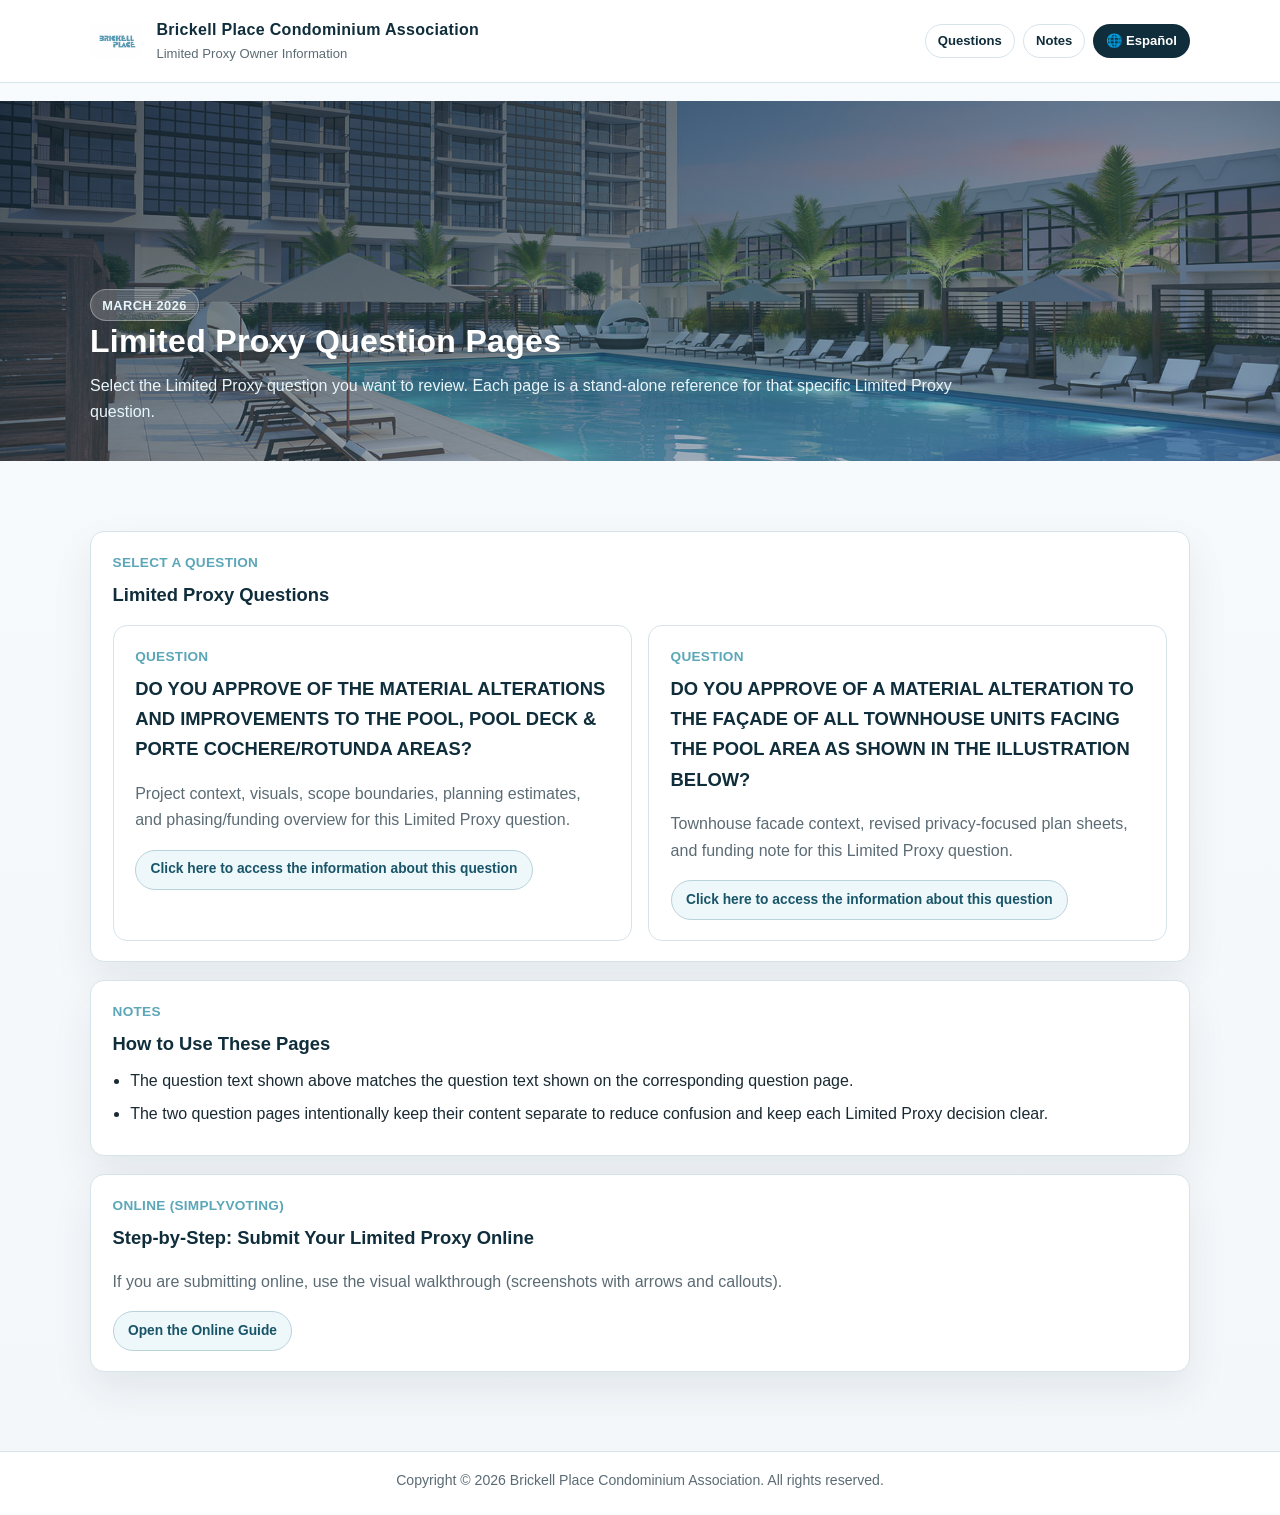
<file: material-alterations/index.html>
<!doctype html>
<html lang="en">
  <head>
    <meta charset="utf-8">
    <meta name="viewport" content="width=device-width, initial-scale=1">
    <meta http-equiv="refresh" content="0; url=./feb-2026/">
    <title>Redirecting…</title>
    <link rel="canonical" href="./feb-2026/">
    <script>
      // Keep a JS redirect for clients that ignore meta refresh.
      window.location.replace('./feb-2026/');
    </script>
  <!-- Google tag (gtag.js) -->
<script async src="https://www.googletagmanager.com/gtag/js?id=G-JZ74HDQMKD"></script>
<script>
  window.dataLayer = window.dataLayer || [];
  function gtag(){dataLayer.push(arguments);}
  gtag('js', new Date());

  gtag('config', 'G-JZ74HDQMKD');
</script>
</head>
  <body>
    <p>Redirecting to the current Limited Proxy materials…</p>
    <p><a href="./feb-2026/">Continue</a></p>
    <p><a href="./index-es.html" lang="es">Español</a></p>
</body>
</html>
</file>
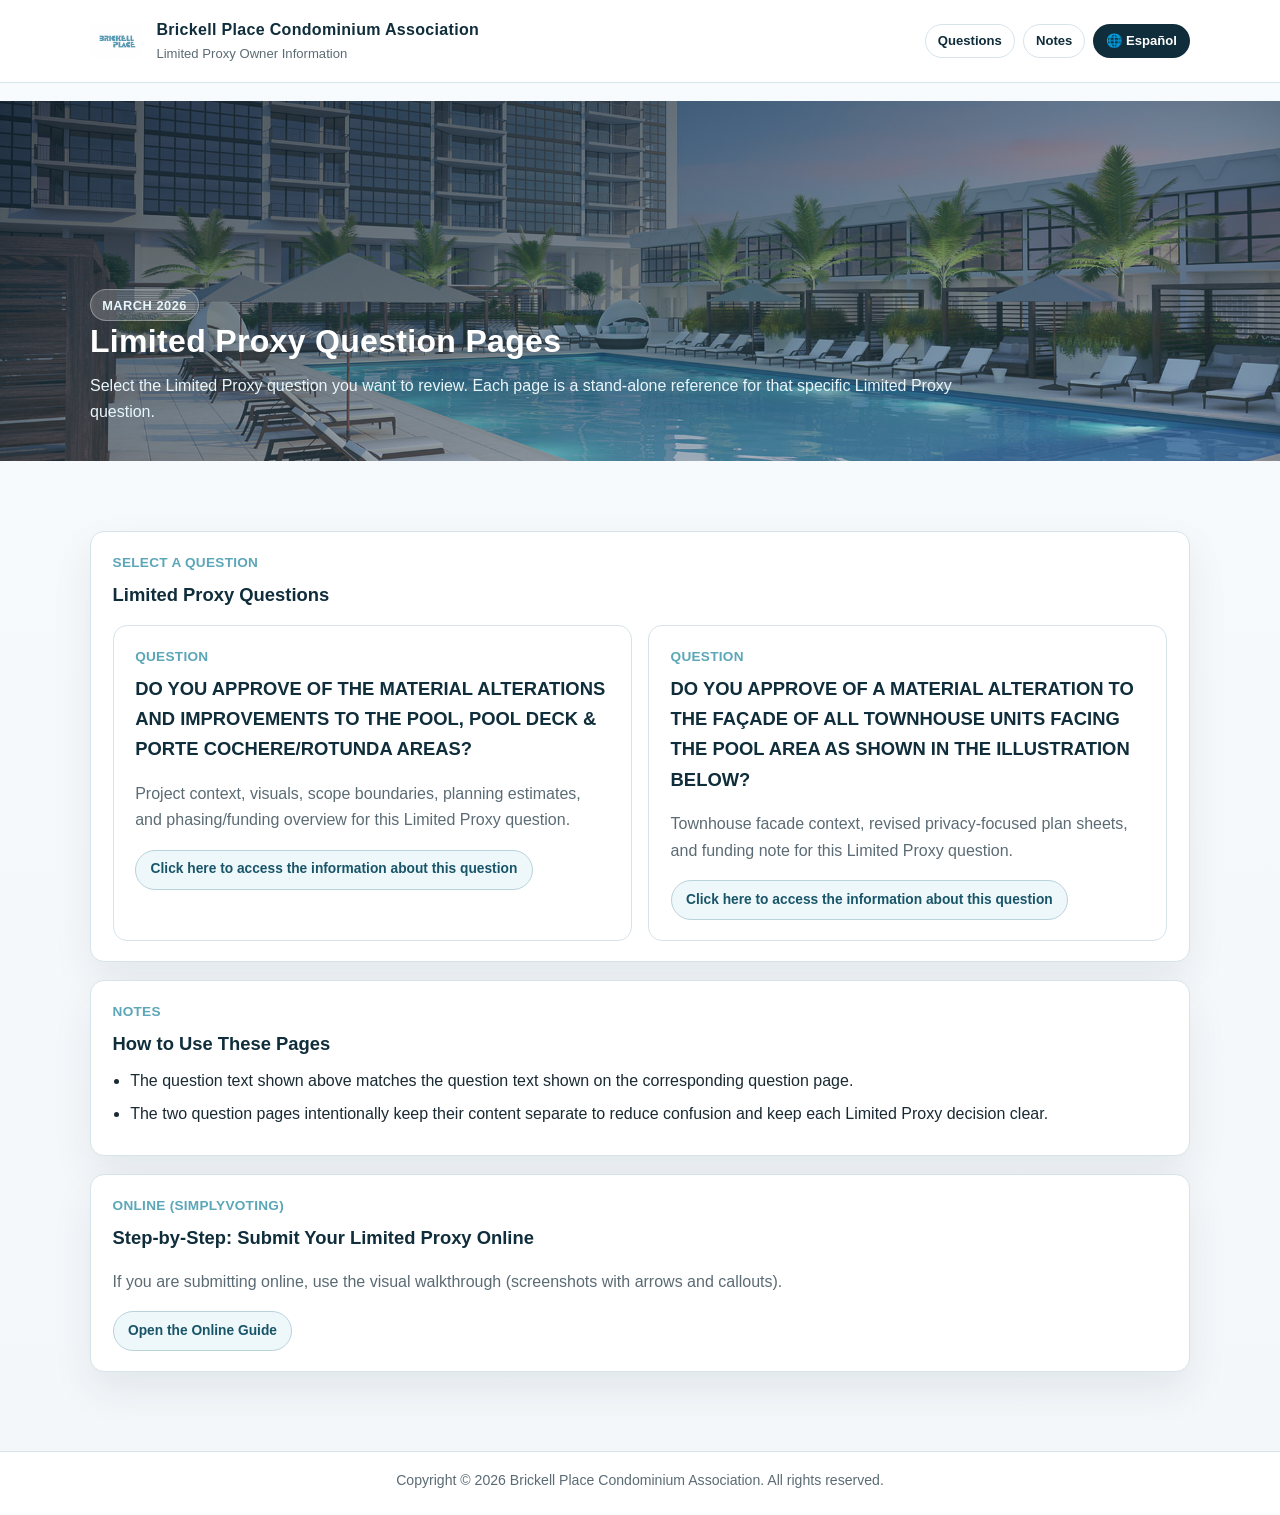
<file: material-alterations/feb-2026/index.html>
<!DOCTYPE html>
<html lang="en">
<head>
  <meta charset="UTF-8">
  <meta name="viewport" content="width=device-width, initial-scale=1.0">
  <meta name="description" content="Brickell Place March 2026 Limited Proxy owner information pages.">
  <title>BPCA Limited Proxy | March 2026</title>
  <link rel="icon" type="image/png" href="./assets/images/BPCA-LOGO.png">
  <link rel="stylesheet" href="./styles.css">
<!-- Google tag (gtag.js) -->
<script async src="https://www.googletagmanager.com/gtag/js?id=G-JZ74HDQMKD"></script>
<script>
  window.dataLayer = window.dataLayer || [];
  function gtag(){dataLayer.push(arguments);}
  gtag('js', new Date());

  gtag('config', 'G-JZ74HDQMKD');
</script>
</head>
<body>
  <header class="page-header">
    <div class="container header-row">
      <div class="brand">
        <img src="./assets/images/BPCA-LOGO.png" alt="Brickell Place Condominium Association logo">
        <div>
          <h1>Brickell Place Condominium Association</h1>
          <p>Limited Proxy Owner Information</p>
        </div>
      </div>
      <nav class="page-nav" aria-label="Page navigation">
        <a href="#questions">Questions</a>
        <a href="#notes">Notes</a>
              <a href="./index-es.html" class="lang-switch" lang="es">🌐 Español</a>
      </nav>
    </div>
  </header>

  <section class="hero hero-pool" id="top">
    <div class="container hero-content">
      <p class="hero-tag">March 2026</p>
      <h2>Limited Proxy Question Pages</h2>
      <p>Select the Limited Proxy question you want to review. Each page is a stand-alone reference for that specific Limited Proxy question.</p>
    </div>
  </section>

  <main>
    <div class="container">
      <section id="questions">
        <article class="block">
          <p class="kicker">Select a question</p>
          <h3>Limited Proxy Questions</h3>
          <div class="grid-2" style="margin-top:0.9rem;">
            <div class="block" style="box-shadow:none;">
              <p class="kicker">Question</p>
              <h3 id="q1-text" style="margin-top:0;">DO YOU APPROVE OF THE MATERIAL ALTERATIONS AND IMPROVEMENTS TO THE POOL, POOL DECK &amp; PORTE COCHERE/ROTUNDA AREAS?</h3>
              <p class="muted">Project context, visuals, scope boundaries, planning estimates, and phasing/funding overview for this Limited Proxy question.</p>
              <div class="resource-links">
                <a href="./question-1.html">Click here to access the information about this question</a>
              </div>
            </div>

            <div class="block" style="box-shadow:none;">
              <p class="kicker">Question</p>
              <h3 id="q2-text" style="margin-top:0;">DO YOU APPROVE OF A MATERIAL ALTERATION TO THE FA&Ccedil;ADE OF ALL TOWNHOUSE UNITS FACING THE POOL AREA AS SHOWN IN THE ILLUSTRATION BELOW?</h3>
              <p class="muted">Townhouse facade context, revised privacy-focused plan sheets, and funding note for this Limited Proxy question.</p>
              <div class="resource-links">
                <a href="./question-2.html">Click here to access the information about this question</a>
              </div>
            </div>
          </div>
        </article>
      </section>

      <section id="notes">
        <article class="block">
          <p class="kicker">Notes</p>
          <h3>How to Use These Pages</h3>
          <ul>
            <li>The question text shown above matches the question text shown on the corresponding question page.</li>
            <li>The two question pages intentionally keep their content separate to reduce confusion and keep each Limited Proxy decision clear.</li>
          </ul>
        </article>
      </section>
      <section id="online" style="margin-top:1.1rem;">
        <article class="block">
          <p class="kicker">Online (SimplyVoting)</p>
          <h3>Step-by-Step: Submit Your Limited Proxy Online</h3>
          <p class="muted">If you are submitting online, use the visual walkthrough (screenshots with arrows and callouts).</p>
          <div class="resource-links" style="margin-top:0.8rem;">
            <a href="./limited-proxy-online.html">Open the Online Guide</a>
          </div>
        </article>
      </section>

    </div>
  </main>

  <footer class="footer">
    <div class="container">
      <p>Copyright &copy; 2026 Brickell Place Condominium Association. All rights reserved.</p>
    </div>
  </footer>

  <script>
    async function loadQuestionText(targetId, url) {
      try {
        const resp = await fetch(url, { cache: 'no-cache' });
        const text = await resp.text();
        const match = text.match(/<h2>([\s\S]*?)<\/h2>/i);
        if (match) {
          document.getElementById(targetId).innerHTML = match[1].trim();
        }
      } catch (_) {
        // leave fallback
      }
    }
    loadQuestionText('q1-text', './question-1.html');
    loadQuestionText('q2-text', './question-2.html');
  </script>

</body>
</html>
</file>
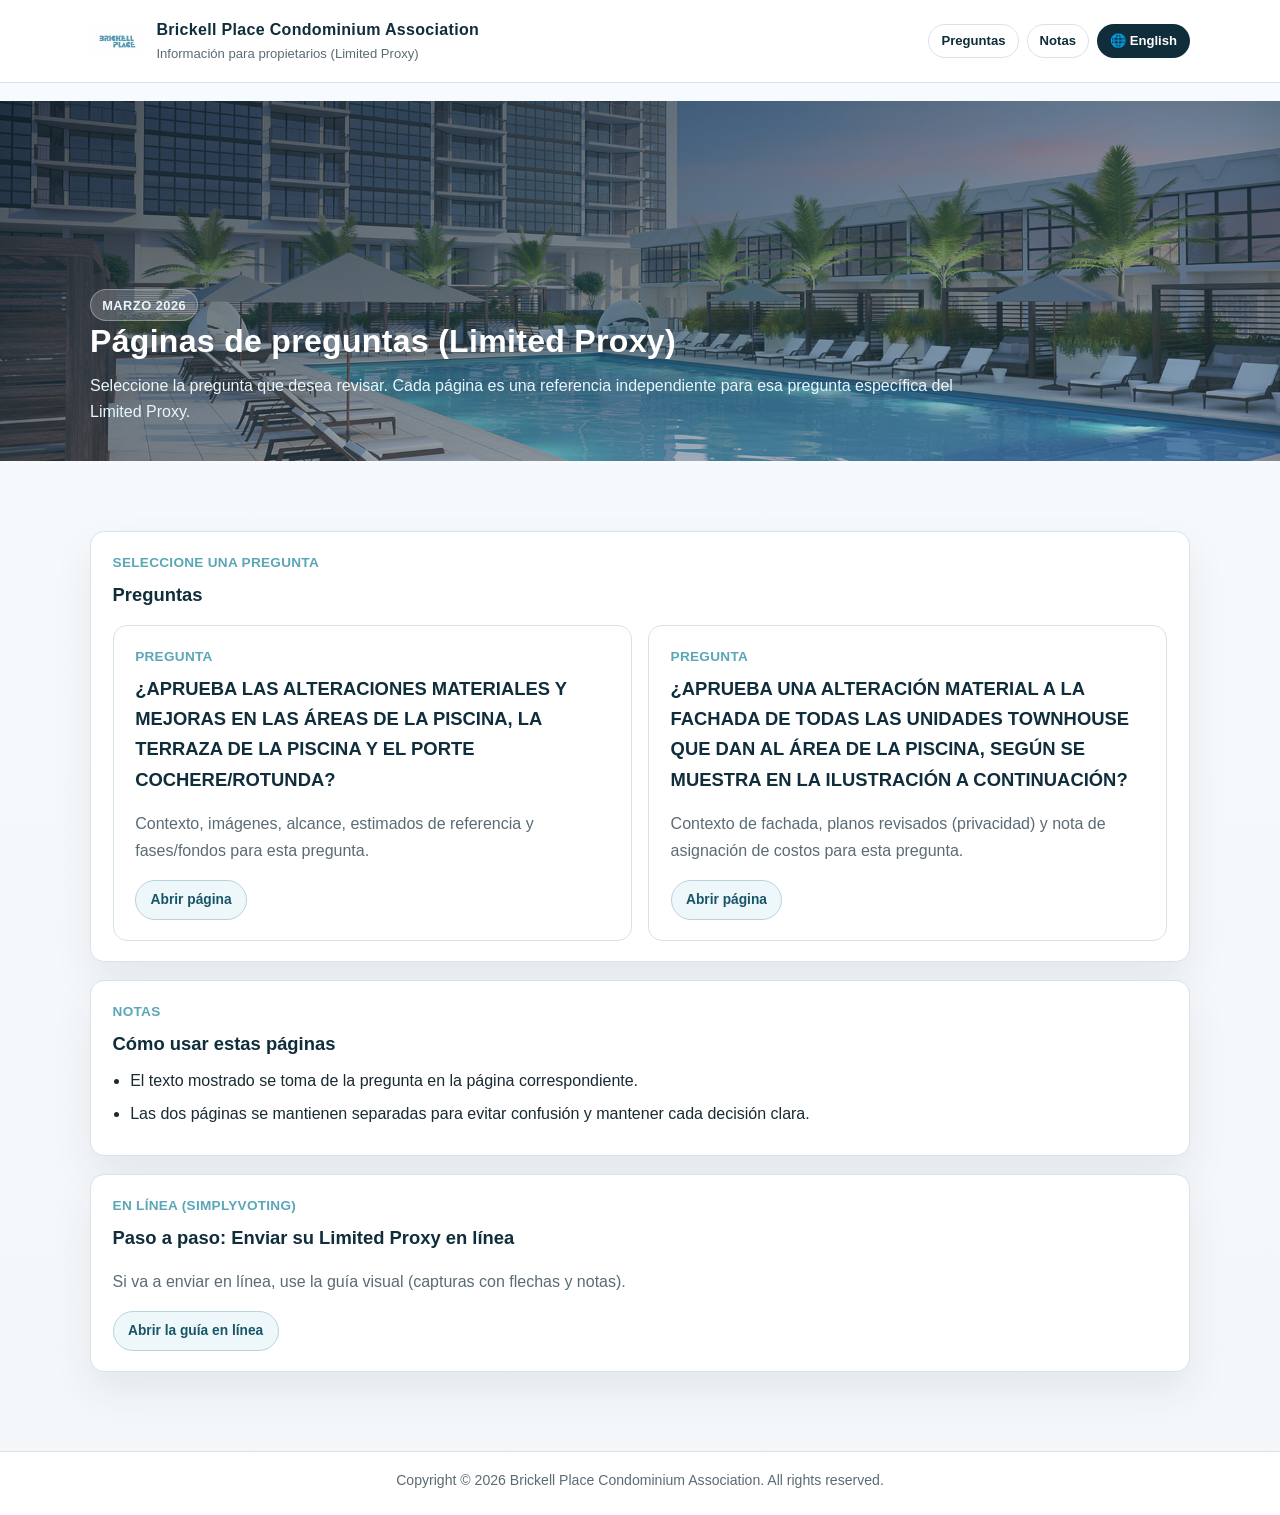
<file: material-alterations/index-es.html>
<!DOCTYPE html>
<html lang="es">
<head>
  <meta charset="UTF-8" />
  <meta name="viewport" content="width=device-width, initial-scale=1" />
  <title>BPCA Alteraciones Materiales</title>
  <!-- Destino del redirect: actualice esto cuando haya un nuevo folder activo. -->
  <meta http-equiv="refresh" content="0; url=./feb-2026/index-es.html" />
  <script>
    window.location.replace('./feb-2026/index-es.html');
  </script>
<!-- Google tag (gtag.js) -->
<script async src="https://www.googletagmanager.com/gtag/js?id=G-JZ74HDQMKD"></script>
<script>
  window.dataLayer = window.dataLayer || [];
  function gtag(){dataLayer.push(arguments);}
  gtag('js', new Date());

  gtag('config', 'G-JZ74HDQMKD');
</script>
</head>
<body>
  <p>Redirigiendo a los materiales actuales (Limited Proxy)…</p>
  <p>Si no se redirige automáticamente, abra: <a href="./feb-2026/index-es.html">./feb-2026/index-es.html</a></p>
  <p><a href="./index.html" lang="en">🌐 English</a></p>
</body>
</html>
</file>
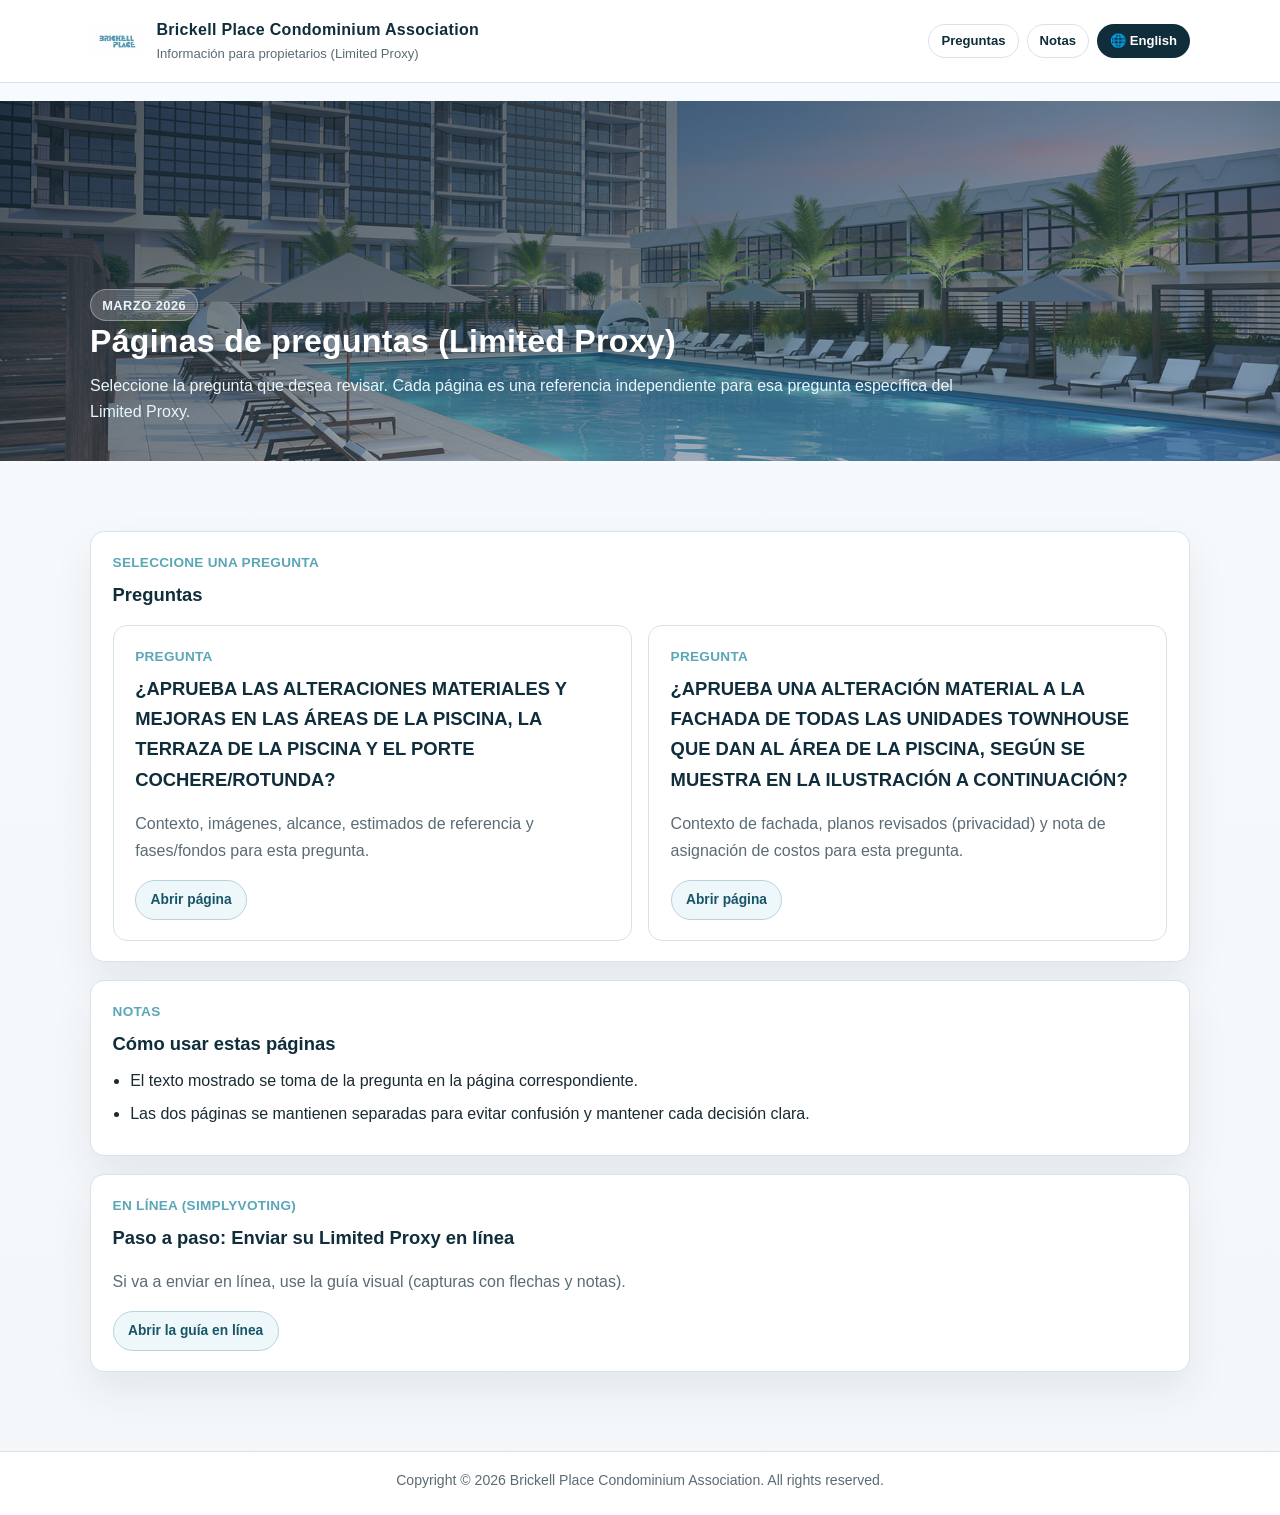
<file: material-alterations/feb-2026/index-es.html>
<!DOCTYPE html>
<html lang="es">
<head>
  <meta charset="UTF-8">
  <meta name="viewport" content="width=device-width, initial-scale=1.0">
  <meta name="description" content="Páginas informativas para propietarios (Limited Proxy) - marzo 2026.">
  <title>BPCA Limited Proxy | Marzo 2026</title>
  <link rel="icon" type="image/png" href="./assets/images/BPCA-LOGO.png">
  <link rel="stylesheet" href="./styles.css">
<!-- Google tag (gtag.js) -->
<script async src="https://www.googletagmanager.com/gtag/js?id=G-JZ74HDQMKD"></script>
<script>
  window.dataLayer = window.dataLayer || [];
  function gtag(){dataLayer.push(arguments);}
  gtag('js', new Date());

  gtag('config', 'G-JZ74HDQMKD');
</script>
</head>
<body>
  <header class="page-header">
    <div class="container header-row">
      <div class="brand">
        <img src="./assets/images/BPCA-LOGO.png" alt="Logo de Brickell Place Condominium Association">
        <div>
          <h1>Brickell Place Condominium Association</h1>
          <p>Información para propietarios (Limited Proxy)</p>
        </div>
      </div>
      <nav class="page-nav" aria-label="Navegación">
        <a href="#questions">Preguntas</a>
        <a href="#notes">Notas</a>
        <a href="./index.html" class="lang-switch" lang="en">🌐 English</a>
      </nav>
    </div>
  </header>

  <section class="hero hero-pool" id="top">
    <div class="container hero-content">
      <p class="hero-tag">Marzo 2026</p>
      <h2>Páginas de preguntas (Limited Proxy)</h2>
      <p>Seleccione la pregunta que desea revisar. Cada página es una referencia independiente para esa pregunta específica del Limited Proxy.</p>
    </div>
  </section>

  <main>
    <div class="container">
      <section id="questions">
        <article class="block">
          <p class="kicker">Seleccione una pregunta</p>
          <h3>Preguntas</h3>
          <div class="grid-2" style="margin-top:0.9rem;">
            <div class="block" style="box-shadow:none;">
              <p class="kicker">Pregunta</p>
              <h3 id="q1-text" style="margin-top:0;">¿APRUEBA LAS ALTERACIONES MATERIALES Y MEJORAS EN LAS ÁREAS DE LA PISCINA, LA TERRAZA DE LA PISCINA Y EL PORTE COCHERE/ROTUNDA?</h3>
              <p class="muted">Contexto, imágenes, alcance, estimados de referencia y fases/fondos para esta pregunta.</p>
              <div class="resource-links">
                <a href="./question-1-es.html">Abrir página</a>
              </div>
            </div>

            <div class="block" style="box-shadow:none;">
              <p class="kicker">Pregunta</p>
              <h3 id="q2-text" style="margin-top:0;">¿APRUEBA UNA ALTERACIÓN MATERIAL A LA FACHADA DE TODAS LAS UNIDADES TOWNHOUSE QUE DAN AL ÁREA DE LA PISCINA, SEGÚN SE MUESTRA EN LA ILUSTRACIÓN A CONTINUACIÓN?</h3>
              <p class="muted">Contexto de fachada, planos revisados (privacidad) y nota de asignación de costos para esta pregunta.</p>
              <div class="resource-links">
                <a href="./question-2-es.html">Abrir página</a>
              </div>
            </div>
          </div>
        </article>
      </section>

      <section id="notes">
        <article class="block">
          <p class="kicker">Notas</p>
          <h3>Cómo usar estas páginas</h3>
          <ul>
            <li>El texto mostrado se toma de la pregunta en la página correspondiente.</li>
            <li>Las dos páginas se mantienen separadas para evitar confusión y mantener cada decisión clara.</li>
          </ul>
        </article>
      </section>
      <section id="online" style="margin-top:1.1rem;">
        <article class="block">
          <p class="kicker">En línea (SimplyVoting)</p>
          <h3>Paso a paso: Enviar su Limited Proxy en línea</h3>
          <p class="muted">Si va a enviar en línea, use la guía visual (capturas con flechas y notas).</p>
          <div class="resource-links" style="margin-top:0.8rem;">
            <a href="./limited-proxy-online-es.html">Abrir la guía en línea</a>
          </div>
        </article>
      </section>

    </div>
  </main>

  <footer class="footer">
    <div class="container">
      <p>Copyright &copy; 2026 Brickell Place Condominium Association. All rights reserved.</p>
    </div>
  </footer>

  <script>
    async function loadQuestionText(targetId, url) {
      try {
        const resp = await fetch(url, { cache: 'no-cache' });
        const text = await resp.text();
        const match = text.match(/<h2>([\s\S]*?)<\/h2>/i);
        if (match) {
          document.getElementById(targetId).innerHTML = match[1].trim();
        }
      } catch (_) {
        // leave fallback
      }
    }
    loadQuestionText('q1-text', './question-1-es.html');
    loadQuestionText('q2-text', './question-2-es.html');
  </script>
</body>
</html>
</file>
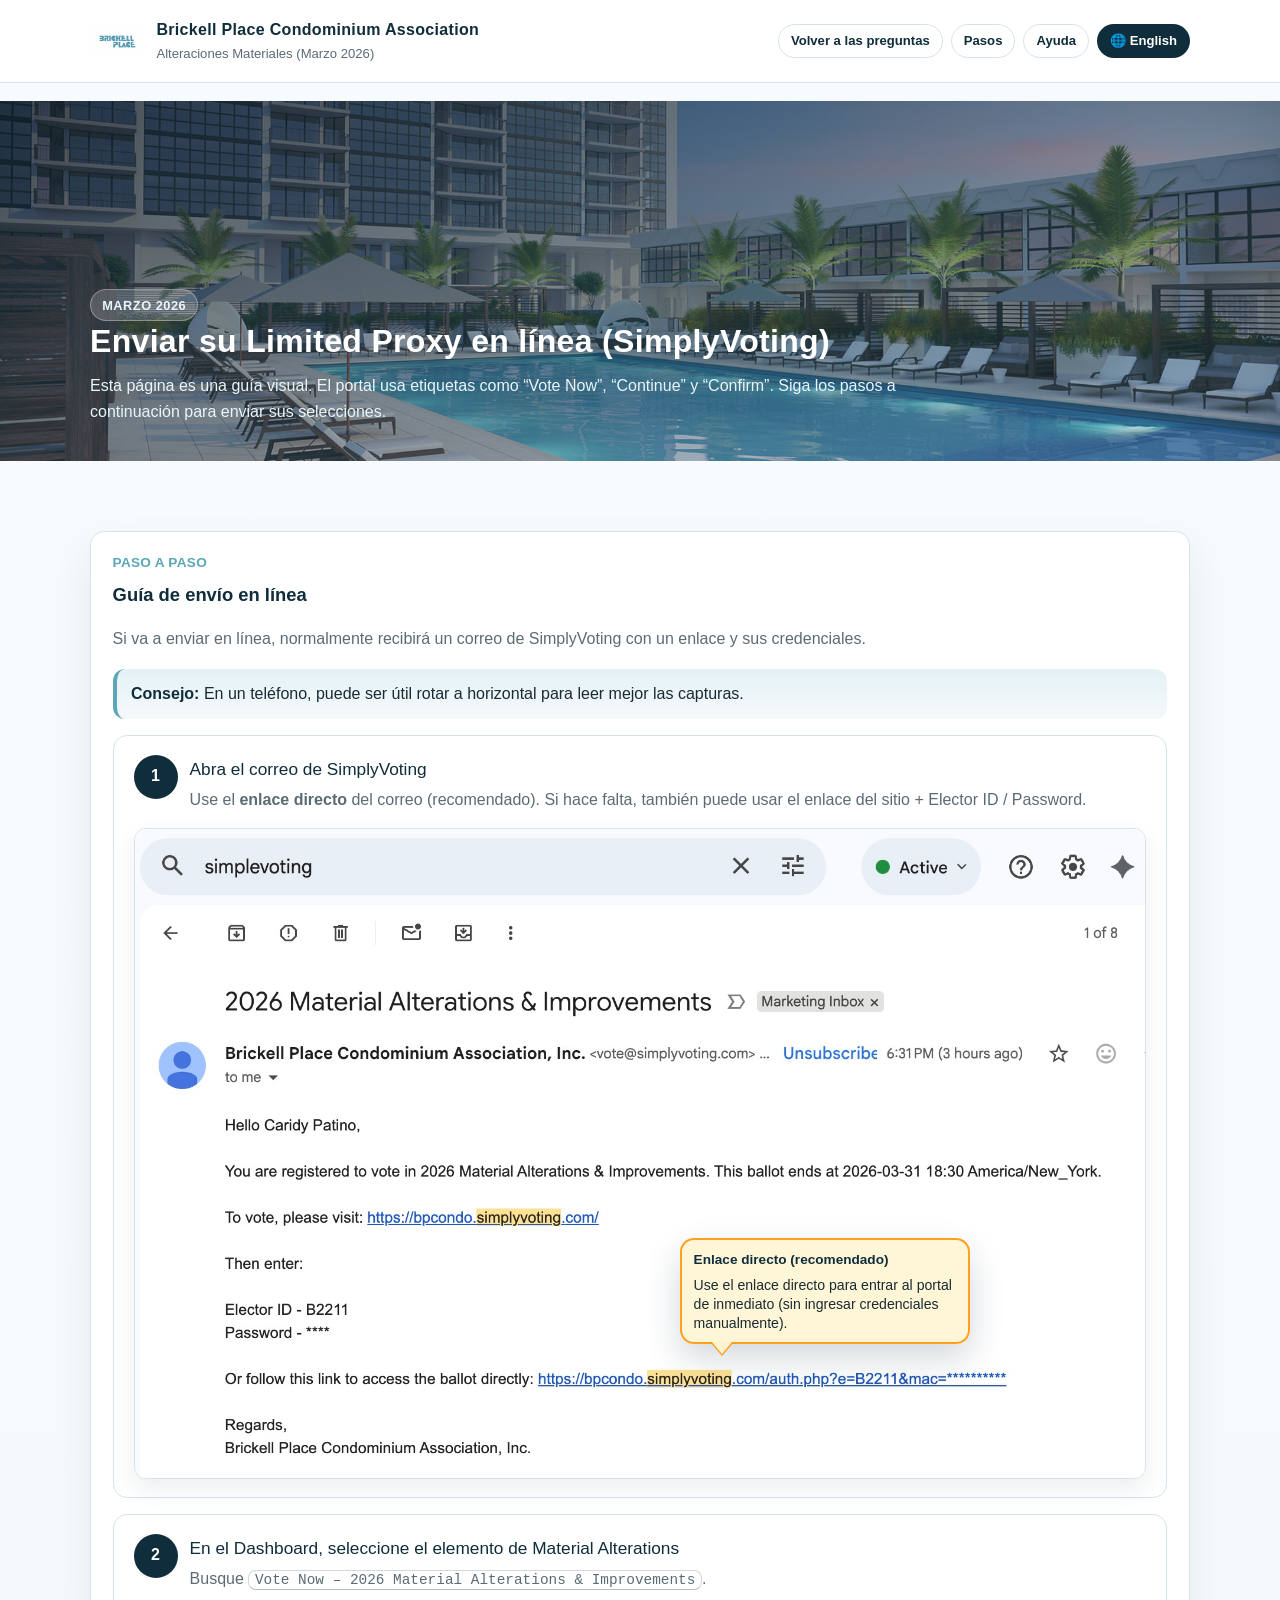
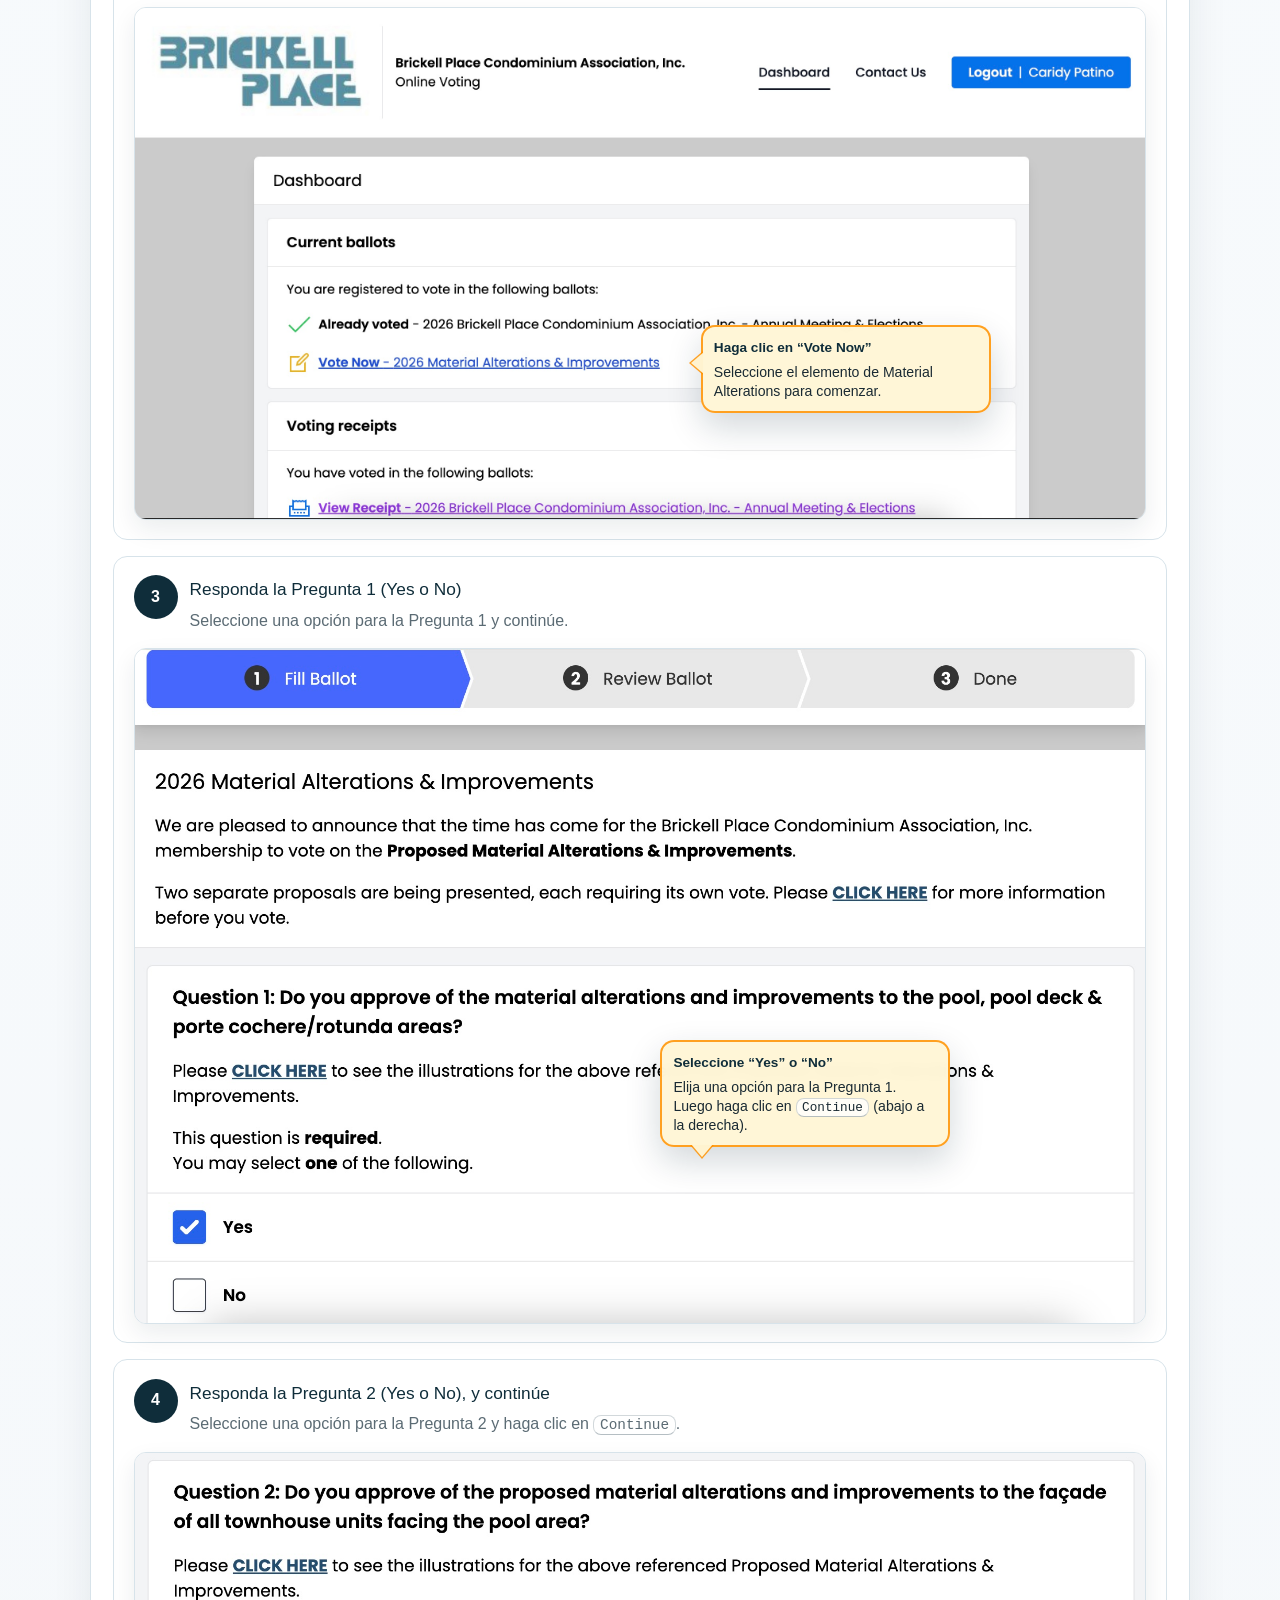
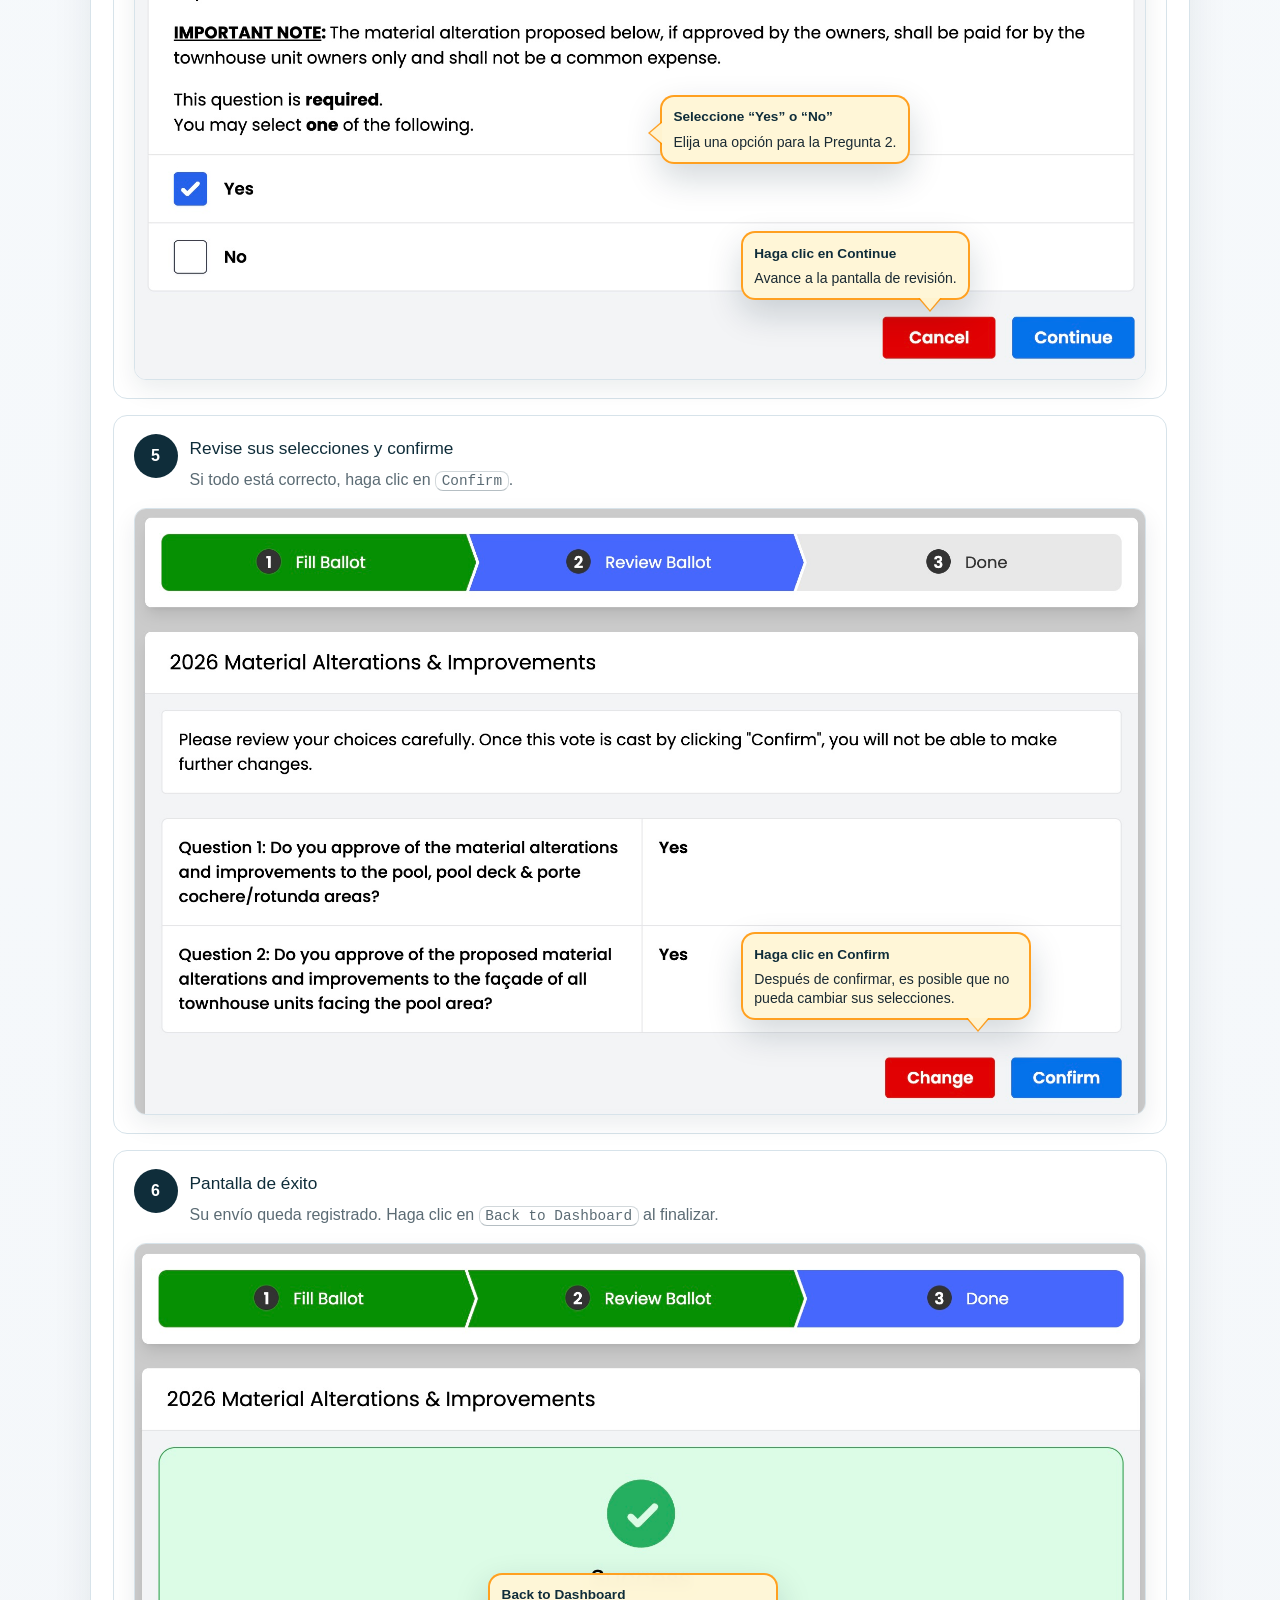
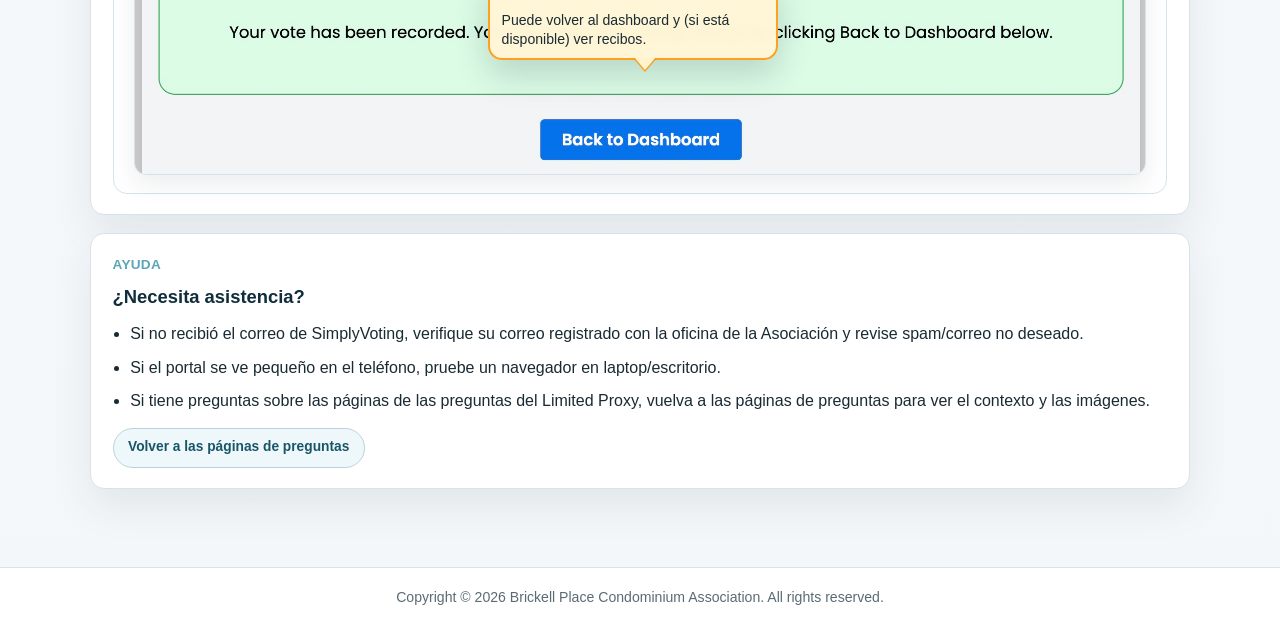
<file: material-alterations/feb-2026/limited-proxy-online-es.html>
<!doctype html>
<html lang="es">
<head>
  <meta charset="utf-8" />
  <meta name="viewport" content="width=device-width, initial-scale=1" />
  <title>Enviar su Limited Proxy en línea (SimplyVoting) | Brickell Place</title>
<!-- Google tag (gtag.js) -->
<script async src="https://www.googletagmanager.com/gtag/js?id=G-JZ74HDQMKD"></script>
<script>
  window.dataLayer = window.dataLayer || [];
  function gtag(){dataLayer.push(arguments);}
  gtag('js', new Date());

  gtag('config', 'G-JZ74HDQMKD');
</script>
  <link rel="stylesheet" href="./styles.css" />
  <style>
    .steps { display: grid; gap: 1rem; }
    .step { padding: 1.15rem 1.25rem; }
    .step-head { display:flex; align-items: baseline; justify-content: space-between; gap: 1rem; flex-wrap: wrap; }
    .step-num {
      width: 44px; height: 44px; border-radius: 999px;
      display: grid; place-items: center;
      background: var(--bpca-navy);
      color: #fff;
      font-weight: 900;
      letter-spacing: 0.02em;
      flex: 0 0 auto;
    }
    .step-title { margin: 0; font-size: 1.08rem; color: var(--bpca-navy); }
    .step-sub { margin: 0.25rem 0 0; color: var(--bpca-muted); }

    .annotated {
      position: relative;
      border-radius: calc(var(--radius) - 2px);
      overflow: hidden;
      border: 1px solid var(--bpca-border);
      box-shadow: 0 10px 24px rgba(11, 40, 56, 0.08);
      margin-top: 0.9rem;
      background: #fff;
    }

    .annotated img { display:block; width: 100%; height: auto; }

    .overlay {
      position: absolute;
      inset: 0;
      width: 100%;
      height: 100%;
      pointer-events: none;
    }

    .callout {
      position: absolute;
      left: var(--left);
      top: var(--top);
      max-width: min(290px, 70%);
      background: rgba(255, 246, 214, 0.97);
      border: 2px solid rgba(255, 146, 0, 0.85);
      box-shadow: 0 14px 34px rgba(11, 40, 56, 0.18);
      border-radius: 14px;
      padding: 0.6rem 0.7rem;
      backdrop-filter: blur(6px);
      pointer-events: none;
    }

    /* Callout pointer ("tooltip arrow" / caret) */
    .callout.tail-bottom::before,
    .callout.tail-bottom::after,
    .callout.tail-left::before,
    .callout.tail-left::after {
      content: "";
      position: absolute;
      width: 0;
      height: 0;
    }

    /* Bottom pointer: points down to the UI element below the tooltip */
    .callout.tail-bottom::before {
      left: var(--tail-x, 28px);
      bottom: -14px;
      border-left: 12px solid transparent;
      border-right: 12px solid transparent;
      border-top: 14px solid rgba(255, 146, 0, 0.85);
    }

    .callout.tail-bottom::after {
      left: calc(var(--tail-x, 28px) + 1px);
      bottom: -12px;
      border-left: 11px solid transparent;
      border-right: 11px solid transparent;
      border-top: 13px solid rgba(255, 246, 214, 0.97);
    }

    /* Left pointer: points left to the UI element beside the tooltip */
    .callout.tail-left::before {
      left: -14px;
      top: var(--tail-y, 24px);
      border-top: 12px solid transparent;
      border-bottom: 12px solid transparent;
      border-right: 14px solid rgba(255, 146, 0, 0.85);
    }

    .callout.tail-left::after {
      left: -12px;
      top: calc(var(--tail-y, 24px) + 1px);
      border-top: 11px solid transparent;
      border-bottom: 11px solid transparent;
      border-right: 13px solid rgba(255, 246, 214, 0.97);
    }

    .callout strong { display:block; font-size: 0.85rem; color: var(--bpca-navy); }
    .callout p { margin: 0.25rem 0 0; font-size: 0.88rem; color: var(--bpca-text); line-height: 1.35; }

    .tip {
      display: flex;
      gap: 0.75rem;
      align-items: flex-start;
      border-left: 4px solid var(--bpca-sea);
      padding: 0.75rem 0.9rem;
      background: linear-gradient(180deg, rgba(223, 240, 244, 0.85), rgba(244, 247, 250, 0.85));
      border-radius: 12px;
      margin-top: 0.85rem;
    }

    .tip b { color: var(--bpca-navy); }

    .kbd {
      font-family: ui-monospace, SFMono-Regular, Menlo, Monaco, Consolas, "Liberation Mono", "Courier New", monospace;
      font-size: 0.9em;
      border: 1px solid rgba(11, 40, 56, 0.18);
      border-bottom-color: rgba(11, 40, 56, 0.3);
      padding: 0.08rem 0.35rem;
      border-radius: 8px;
      background: rgba(255,255,255,0.8);
      white-space: nowrap;
    }

    @media (max-width: 760px) {
      .callout { max-width: 82%; }
    }

    @media (prefers-reduced-motion: reduce) {
      html { scroll-behavior: auto; }
    }
  </style>
</head>
<body>
  <header class="page-header">
    <div class="container header-row">
      <div class="brand">
        <img src="./assets/images/BPCA-LOGO.png" alt="Logo de Brickell Place" />
        <div>
          <h1>Brickell Place Condominium Association</h1>
          <p>Alteraciones Materiales (Marzo 2026)</p>
        </div>
      </div>

      <nav class="page-nav" aria-label="Navegación">
        <a href="./index-es.html">Volver a las preguntas</a>
        <a href="#steps">Pasos</a>
        <a href="#help">Ayuda</a>
        <a href="./limited-proxy-online.html" class="lang-switch" lang="en">🌐 English</a>
      </nav>
    </div>
  </header>

  <section class="hero hero-pool" id="top">
    <div class="container hero-content">
      <p class="hero-tag">Marzo 2026</p>
      <h2>Enviar su Limited Proxy en línea (SimplyVoting)</h2>
      <p>Esta página es una guía visual. El portal usa etiquetas como “Vote Now”, “Continue” y “Confirm”. Siga los pasos a continuación para enviar sus selecciones.</p>
    </div>
  </section>

  <main>
    <div class="container">
      <section class="block" id="steps">
        <p class="kicker">Paso a paso</p>
        <h3>Guía de envío en línea</h3>
        <p class="muted">Si va a enviar en línea, normalmente recibirá un correo de SimplyVoting con un enlace y sus credenciales.</p>
        <div class="tip">
          <div>
            <b>Consejo:</b> En un teléfono, puede ser útil rotar a horizontal para leer mejor las capturas.
          </div>
        </div>

        <div class="steps" style="margin-top: 1rem;">

          <article class="block step" style="box-shadow:none;">
            <div class="step-head">
              <div style="display:flex; gap:0.75rem; align-items:flex-start;">
                <div class="step-num">1</div>
                <div>
                  <p class="step-title">Abra el correo de SimplyVoting</p>
                  <p class="step-sub">Use el <b>enlace directo</b> del correo (recomendado). Si hace falta, también puede usar el enlace del sitio + Elector ID / Password.</p>
                </div>
              </div>
            </div>

            <div class="annotated">
              <img src="./assets/images/limited-proxy-online/step-01-email.jpg" alt="Correo de SimplyVoting con el enlace al sitio y Elector ID / Password" />
              <div class="callout tail-bottom" style="--left: 54%; --top: 63%;">
                <strong>Enlace directo (recomendado)</strong>
                <p>Use el enlace directo para entrar al portal de inmediato (sin ingresar credenciales manualmente).</p>
              </div>
            </div>
          </article>

          <article class="block step" style="box-shadow:none;">
            <div class="step-head">
              <div style="display:flex; gap:0.75rem; align-items:flex-start;">
                <div class="step-num">2</div>
                <div>
                  <p class="step-title">En el Dashboard, seleccione el elemento de Material Alterations</p>
                  <p class="step-sub">Busque <span class="kbd">Vote Now – 2026 Material Alterations &amp; Improvements</span>.</p>
                </div>
              </div>
            </div>

            <div class="annotated">
              <img src="./assets/images/limited-proxy-online/step-02-dashboard.jpg" alt="Dashboard de SimplyVoting con el enlace Vote Now" />

              <div class="callout tail-left" style="--left: 56%; --top: 62%;">
                <strong>Haga clic en “Vote Now”</strong>
                <p>Seleccione el elemento de Material Alterations para comenzar.</p>
              </div>
            </div>
          </article>

          <article class="block step" style="box-shadow:none;">
            <div class="step-head">
              <div style="display:flex; gap:0.75rem; align-items:flex-start;">
                <div class="step-num">3</div>
                <div>
                  <p class="step-title">Responda la Pregunta 1 (Yes o No)</p>
                  <p class="step-sub">Seleccione una opción para la Pregunta 1 y continúe.</p>
                </div>
              </div>
            </div>

            <div class="annotated">
              <img src="./assets/images/limited-proxy-online/step-03-question-1.jpg" alt="Pantalla de la Pregunta 1 con opciones Yes/No" />

              <div class="callout tail-bottom" style="--left: 52%; --top: 58%;">
                <strong>Seleccione “Yes” o “No”</strong>
                <p>Elija una opción para la Pregunta 1. Luego haga clic en <span class="kbd">Continue</span> (abajo a la derecha).</p>
              </div>
            </div>
          </article>

          <article class="block step" style="box-shadow:none;">
            <div class="step-head">
              <div style="display:flex; gap:0.75rem; align-items:flex-start;">
                <div class="step-num">4</div>
                <div>
                  <p class="step-title">Responda la Pregunta 2 (Yes o No), y continúe</p>
                  <p class="step-sub">Seleccione una opción para la Pregunta 2 y haga clic en <span class="kbd">Continue</span>.</p>
                </div>
              </div>
            </div>

            <div class="annotated">
              <img src="./assets/images/limited-proxy-online/step-04-question-2.jpg" alt="Pantalla de la Pregunta 2 con opciones Yes/No y botón Continue" />

              <div class="callout tail-left" style="--left: 52%; --top: 46%;">
                <strong>Seleccione “Yes” o “No”</strong>
                <p>Elija una opción para la Pregunta 2.</p>
              </div>

              <div class="callout tail-bottom" style="--left: 60%; --top: 72%; --tail-x: 78%;">
                <strong>Haga clic en Continue</strong>
                <p>Avance a la pantalla de revisión.</p>
              </div>
            </div>
          </article>

          <article class="block step" style="box-shadow:none;">
            <div class="step-head">
              <div style="display:flex; gap:0.75rem; align-items:flex-start;">
                <div class="step-num">5</div>
                <div>
                  <p class="step-title">Revise sus selecciones y confirme</p>
                  <p class="step-sub">Si todo está correcto, haga clic en <span class="kbd">Confirm</span>.</p>
                </div>
              </div>
            </div>

            <div class="annotated">
              <img src="./assets/images/limited-proxy-online/step-05-review.jpg" alt="Pantalla de revisión con botón Confirm" />

              <div class="callout tail-bottom" style="--left: 60%; --top: 70%; --tail-x: 78%;">
                <strong>Haga clic en Confirm</strong>
                <p>Después de confirmar, es posible que no pueda cambiar sus selecciones.</p>
              </div>
            </div>
          </article>

          <article class="block step" style="box-shadow:none;">
            <div class="step-head">
              <div style="display:flex; gap:0.75rem; align-items:flex-start;">
                <div class="step-num">6</div>
                <div>
                  <p class="step-title">Pantalla de éxito</p>
                  <p class="step-sub">Su envío queda registrado. Haga clic en <span class="kbd">Back to Dashboard</span> al finalizar.</p>
                </div>
              </div>
            </div>

            <div class="annotated">
              <img src="./assets/images/limited-proxy-online/step-06-success.jpg" alt="Pantalla de éxito con botón Back to Dashboard" />

              <div class="callout tail-bottom" style="--left: 35%; --top: 62%; --tail-x: 50%;">
                <strong>Back to Dashboard</strong>
                <p>Puede volver al dashboard y (si está disponible) ver recibos.</p>
              </div>
            </div>
          </article>

        </div>
      </section>

      <section class="block" id="help">
        <p class="kicker">Ayuda</p>
        <h3>¿Necesita asistencia?</h3>
        <ul>
          <li>Si no recibió el correo de SimplyVoting, verifique su correo registrado con la oficina de la Asociación y revise spam/correo no deseado.</li>
          <li>Si el portal se ve pequeño en el teléfono, pruebe un navegador en laptop/escritorio.</li>
          <li>Si tiene preguntas sobre las páginas de las preguntas del Limited Proxy, vuelva a las páginas de preguntas para ver el contexto y las imágenes.</li>
        </ul>
        <div class="resource-links" style="margin-top:0.8rem;">
          <a href="./index-es.html">Volver a las páginas de preguntas</a>
        </div>
      </section>
    </div>
  </main>

  <footer class="footer">
    <div class="container">
      <p>Copyright &copy; 2026 Brickell Place Condominium Association. All rights reserved.</p>
    </div>
  </footer>
</body>
</html>
</file>
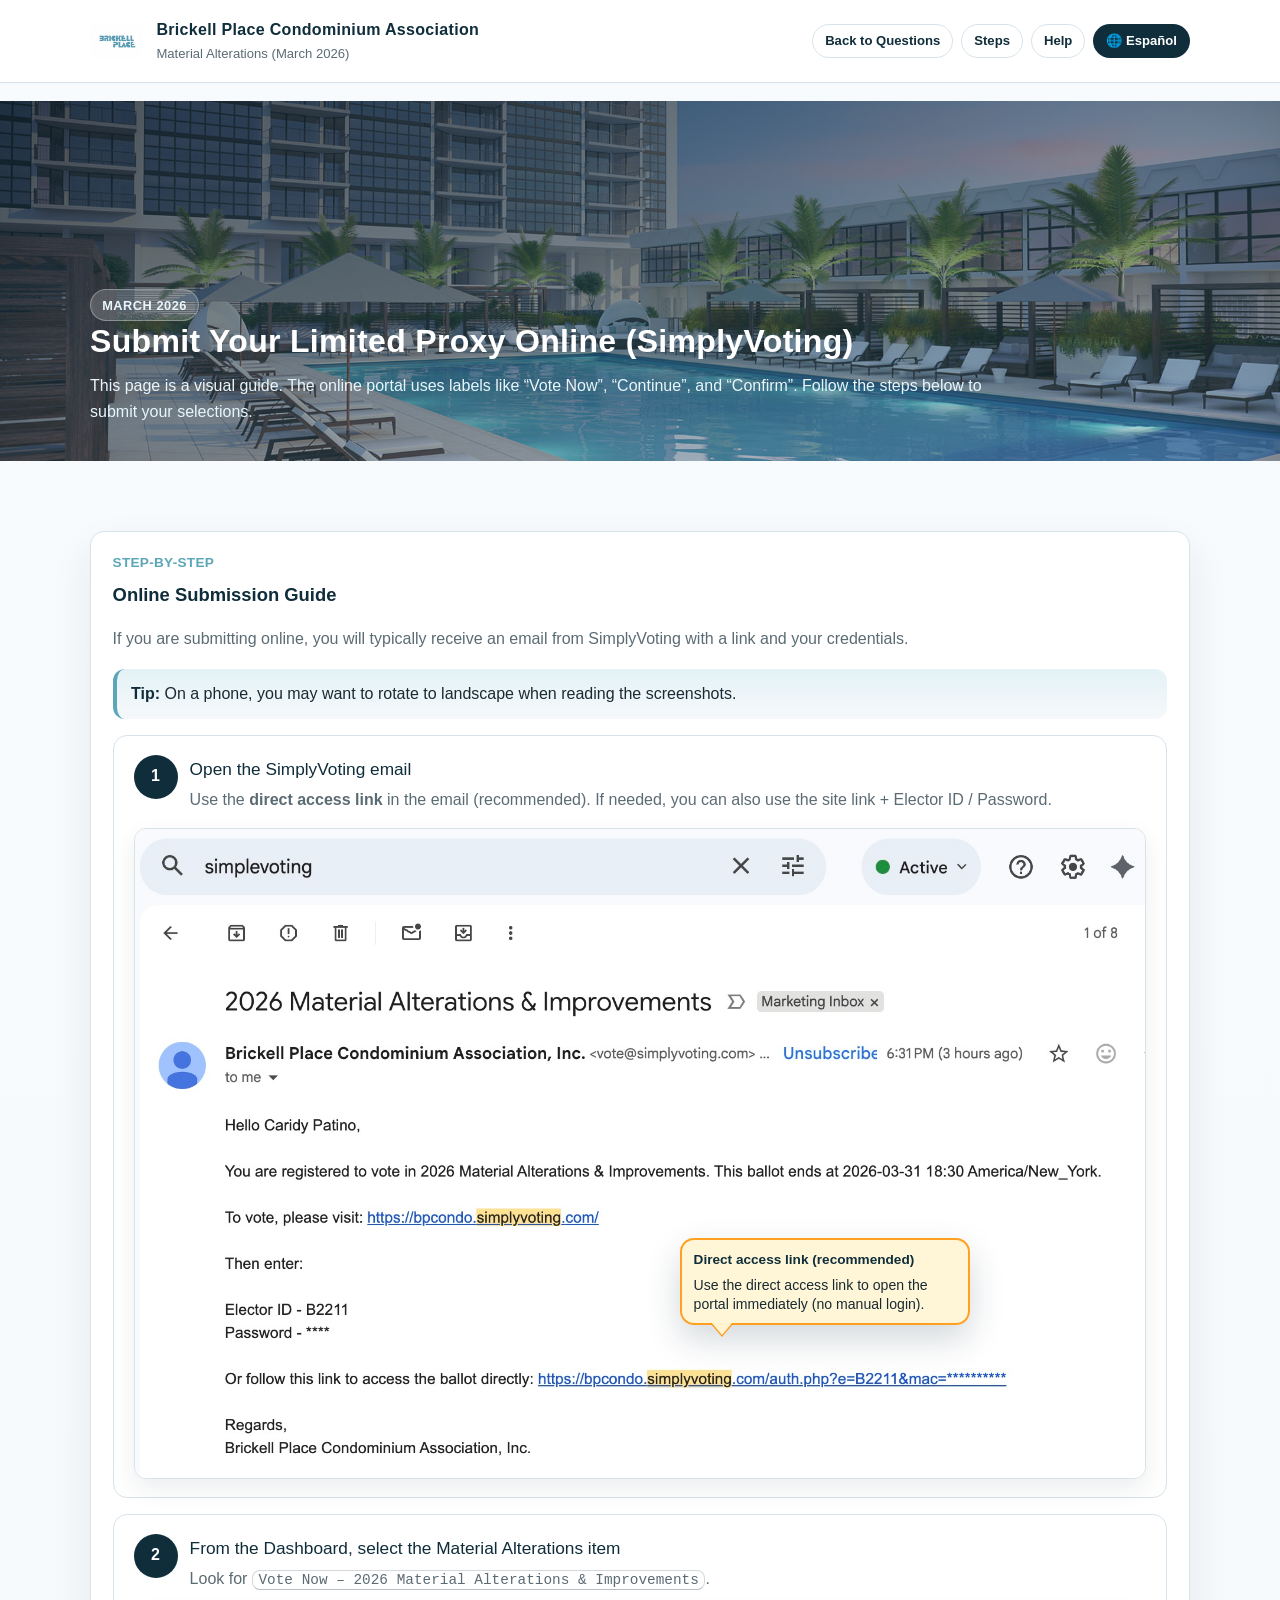
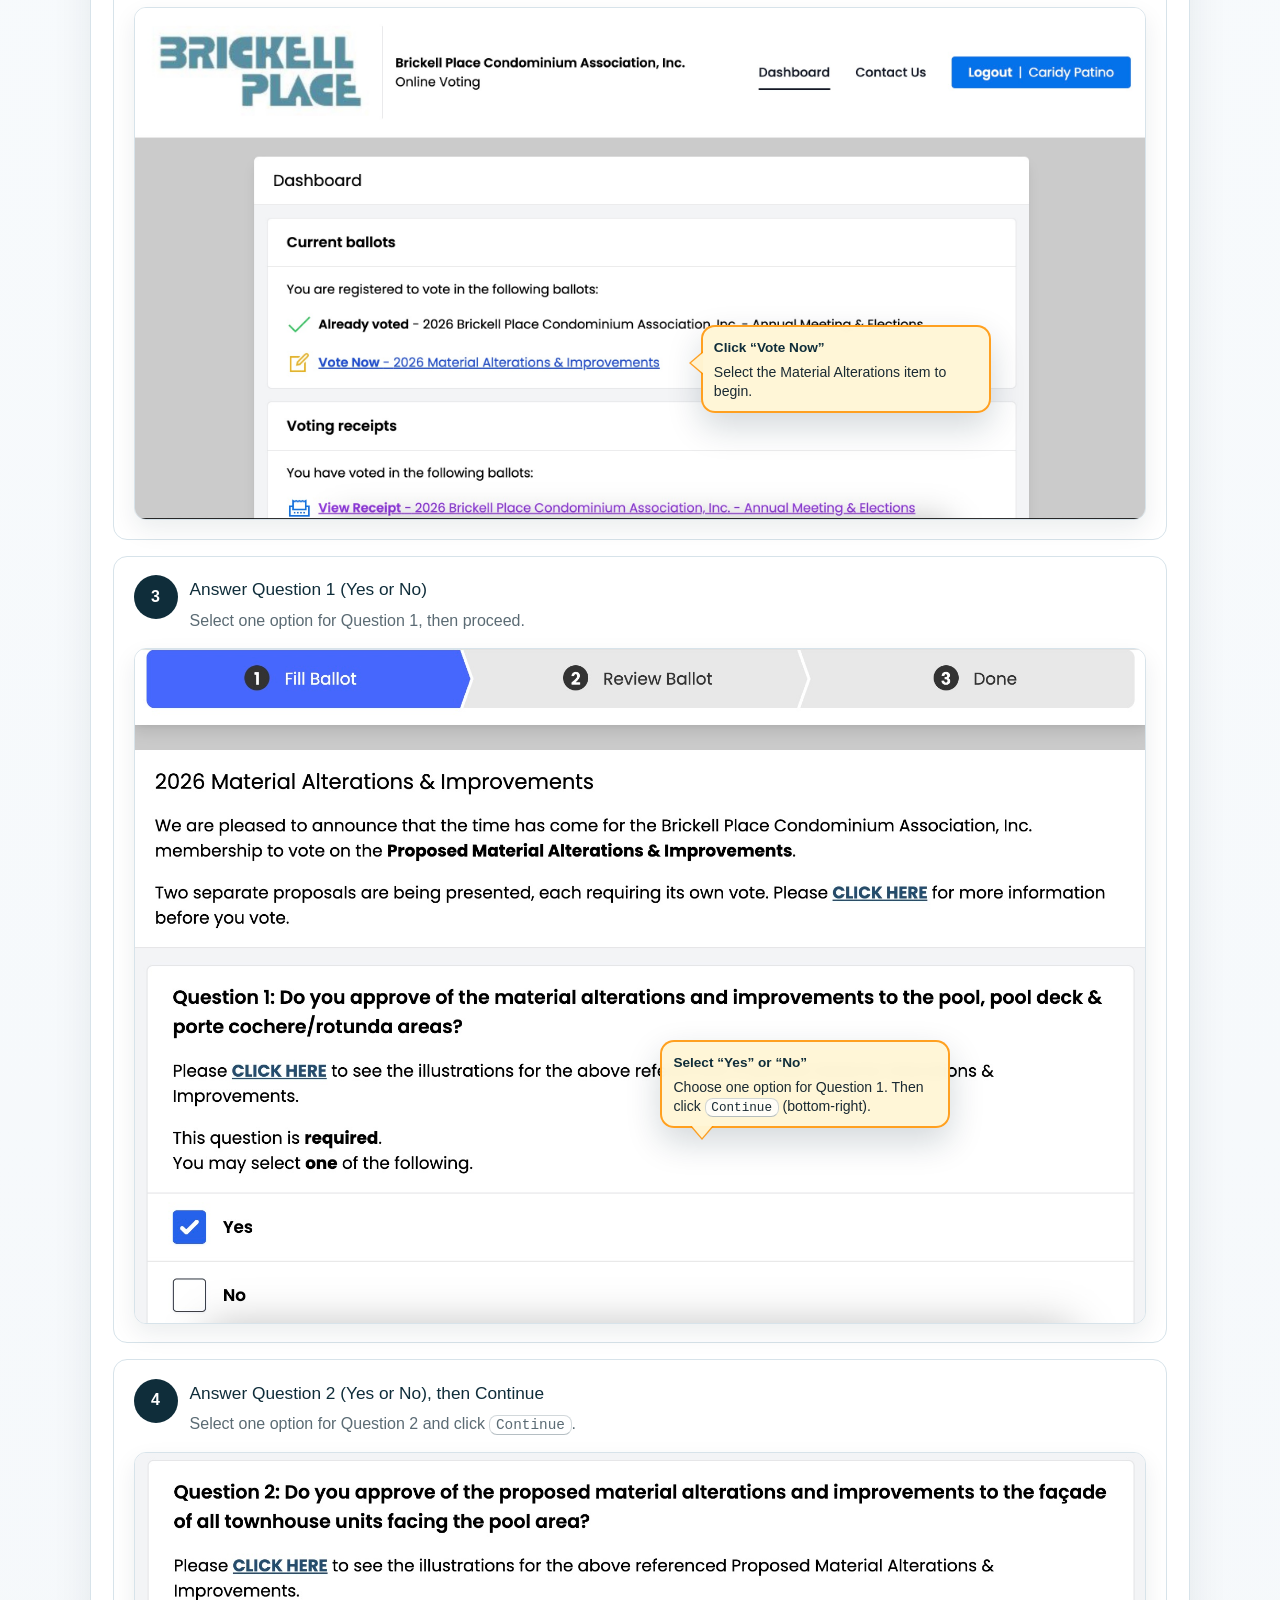
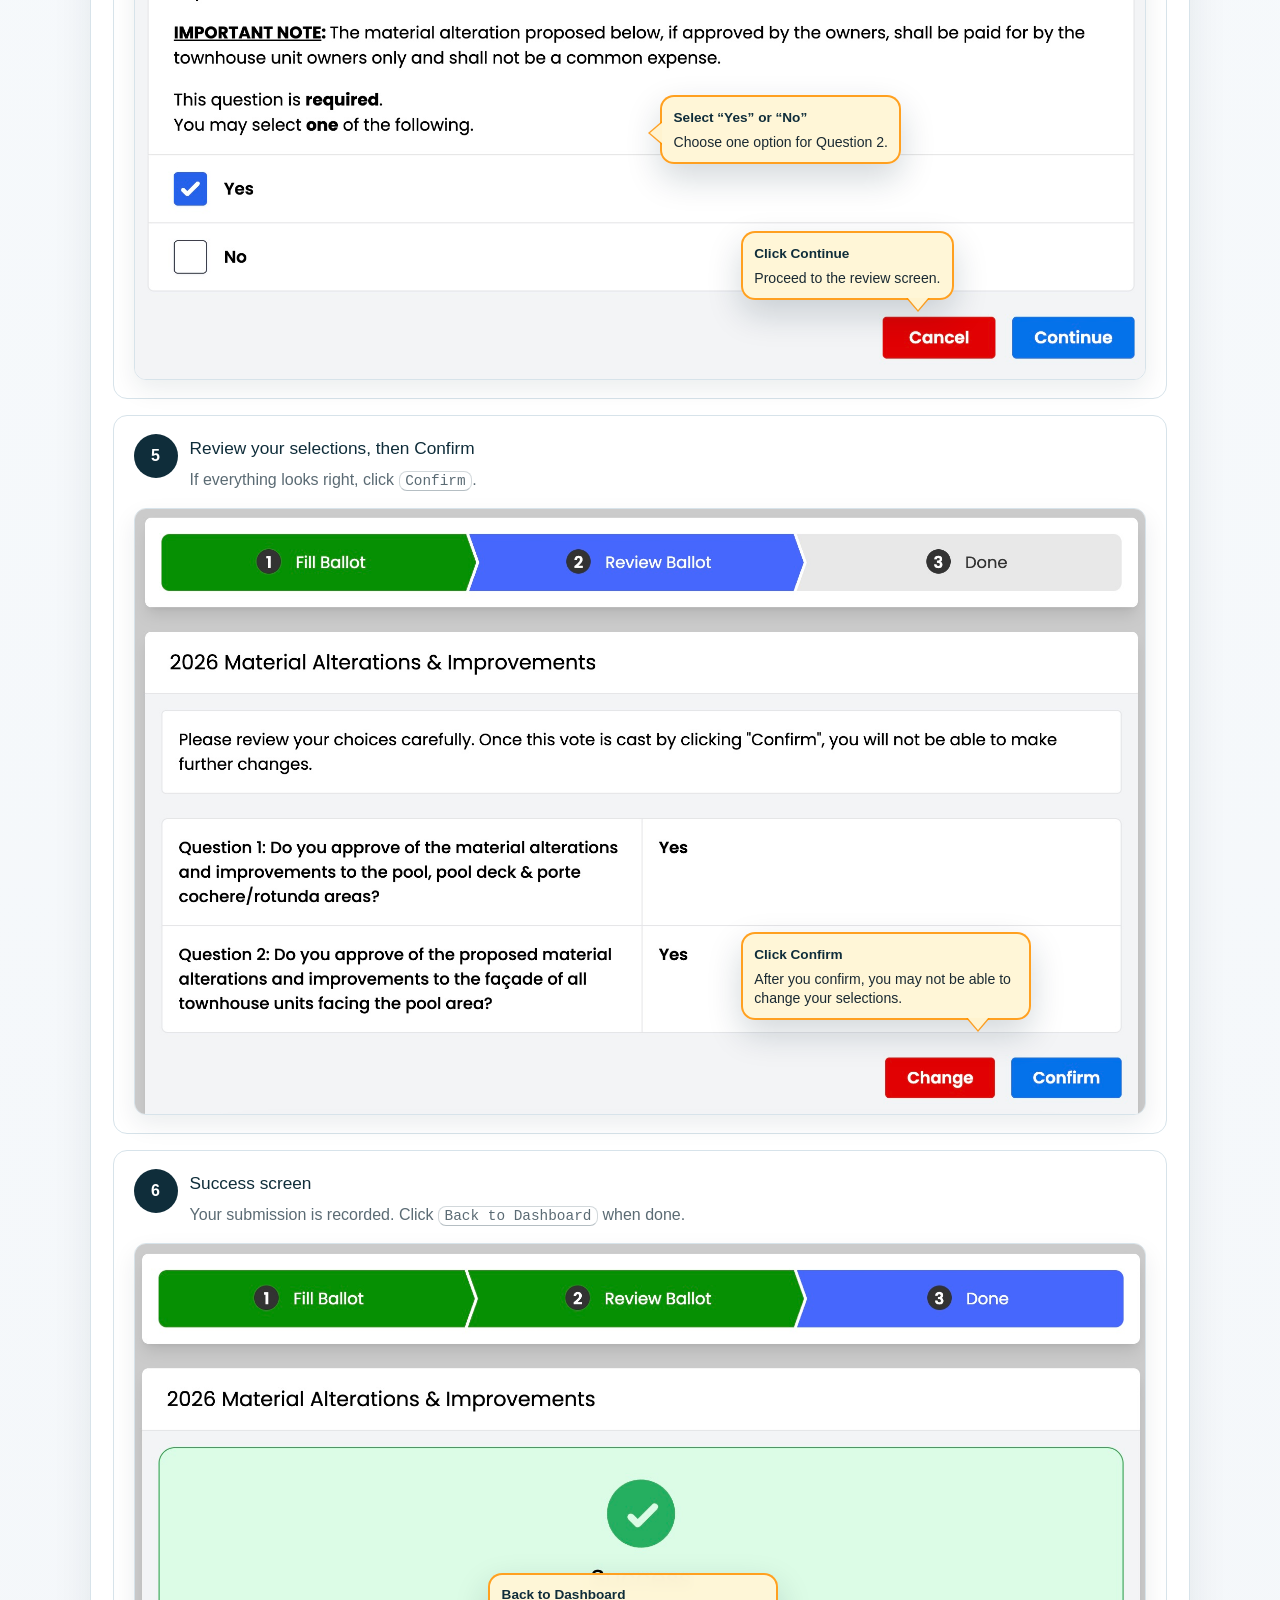
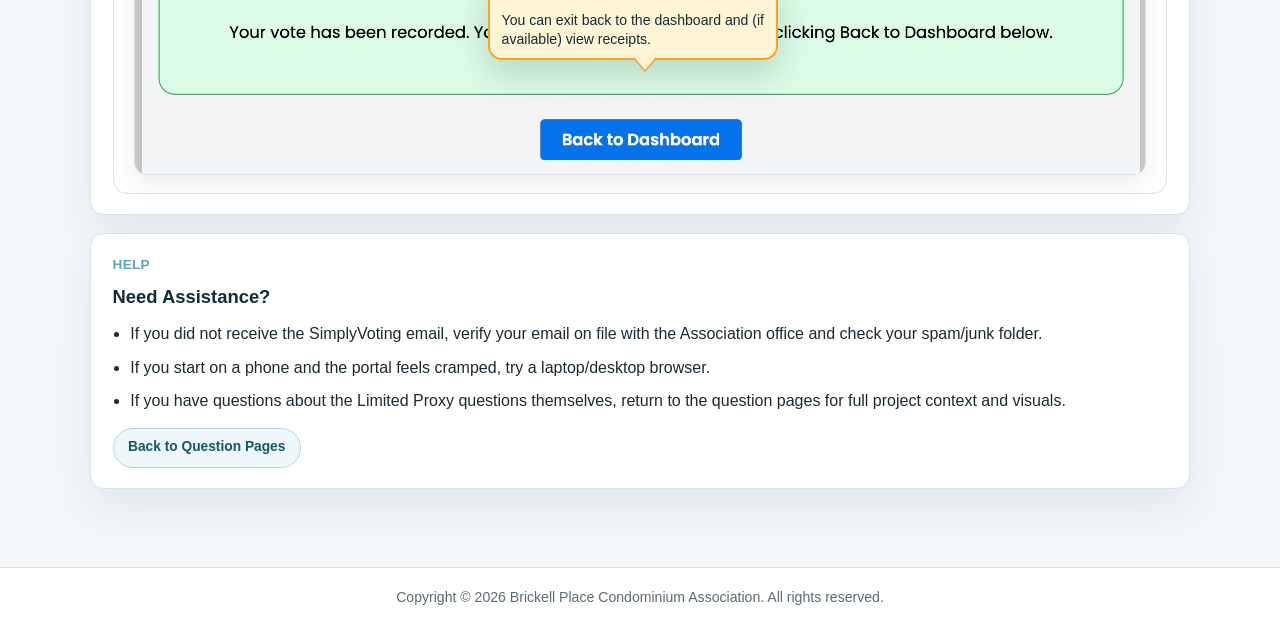
<file: material-alterations/feb-2026/limited-proxy-online.html>
<!doctype html>
<html lang="en">
<head>
  <meta charset="utf-8" />
  <meta name="viewport" content="width=device-width, initial-scale=1" />
  <title>Submit Your Limited Proxy Online (SimplyVoting) | Brickell Place</title>
<!-- Google tag (gtag.js) -->
<script async src="https://www.googletagmanager.com/gtag/js?id=G-JZ74HDQMKD"></script>
<script>
  window.dataLayer = window.dataLayer || [];
  function gtag(){dataLayer.push(arguments);}
  gtag('js', new Date());

  gtag('config', 'G-JZ74HDQMKD');
</script>
  <link rel="stylesheet" href="./styles.css" />
  <style>
    .steps { display: grid; gap: 1rem; }
    .step { padding: 1.15rem 1.25rem; }
    .step-head { display:flex; align-items: baseline; justify-content: space-between; gap: 1rem; flex-wrap: wrap; }
    .step-num {
      width: 44px; height: 44px; border-radius: 999px;
      display: grid; place-items: center;
      background: var(--bpca-navy);
      color: #fff;
      font-weight: 900;
      letter-spacing: 0.02em;
      flex: 0 0 auto;
    }
    .step-title { margin: 0; font-size: 1.08rem; color: var(--bpca-navy); }
    .step-sub { margin: 0.25rem 0 0; color: var(--bpca-muted); }

    .annotated {
      position: relative;
      border-radius: calc(var(--radius) - 2px);
      overflow: hidden;
      border: 1px solid var(--bpca-border);
      box-shadow: 0 10px 24px rgba(11, 40, 56, 0.08);
      margin-top: 0.9rem;
      background: #fff;
    }

    .annotated img { display:block; width: 100%; height: auto; }

    .overlay {
      position: absolute;
      inset: 0;
      width: 100%;
      height: 100%;
      pointer-events: none;
    }

    .callout {
      position: absolute;
      left: var(--left);
      top: var(--top);
      max-width: min(290px, 70%);
      background: rgba(255, 246, 214, 0.97);
      border: 2px solid rgba(255, 146, 0, 0.85);
      box-shadow: 0 14px 34px rgba(11, 40, 56, 0.18);
      border-radius: 14px;
      padding: 0.6rem 0.7rem;
      backdrop-filter: blur(6px);
      pointer-events: none;
    }

    /* Callout pointer ("tooltip arrow" / caret) */
    .callout.tail-bottom::before,
    .callout.tail-bottom::after,
    .callout.tail-left::before,
    .callout.tail-left::after {
      content: "";
      position: absolute;
      width: 0;
      height: 0;
    }

    /* Bottom pointer: points down to the UI element below the tooltip */
    .callout.tail-bottom::before {
      left: var(--tail-x, 28px);
      bottom: -14px;
      border-left: 12px solid transparent;
      border-right: 12px solid transparent;
      border-top: 14px solid rgba(255, 146, 0, 0.85);
    }

    .callout.tail-bottom::after {
      left: calc(var(--tail-x, 28px) + 1px);
      bottom: -12px;
      border-left: 11px solid transparent;
      border-right: 11px solid transparent;
      border-top: 13px solid rgba(255, 246, 214, 0.97);
    }

    /* Left pointer: points left to the UI element beside the tooltip */
    .callout.tail-left::before {
      left: -14px;
      top: var(--tail-y, 24px);
      border-top: 12px solid transparent;
      border-bottom: 12px solid transparent;
      border-right: 14px solid rgba(255, 146, 0, 0.85);
    }

    .callout.tail-left::after {
      left: -12px;
      top: calc(var(--tail-y, 24px) + 1px);
      border-top: 11px solid transparent;
      border-bottom: 11px solid transparent;
      border-right: 13px solid rgba(255, 246, 214, 0.97);
    }

    .callout strong { display:block; font-size: 0.85rem; color: var(--bpca-navy); }
    .callout p { margin: 0.25rem 0 0; font-size: 0.88rem; color: var(--bpca-text); line-height: 1.35; }

    .tip {
      display: flex;
      gap: 0.75rem;
      align-items: flex-start;
      border-left: 4px solid var(--bpca-sea);
      padding: 0.75rem 0.9rem;
      background: linear-gradient(180deg, rgba(223, 240, 244, 0.85), rgba(244, 247, 250, 0.85));
      border-radius: 12px;
      margin-top: 0.85rem;
    }

    .tip b { color: var(--bpca-navy); }

    .kbd {
      font-family: ui-monospace, SFMono-Regular, Menlo, Monaco, Consolas, "Liberation Mono", "Courier New", monospace;
      font-size: 0.9em;
      border: 1px solid rgba(11, 40, 56, 0.18);
      border-bottom-color: rgba(11, 40, 56, 0.3);
      padding: 0.08rem 0.35rem;
      border-radius: 8px;
      background: rgba(255,255,255,0.8);
      white-space: nowrap;
    }

    @media (max-width: 760px) {
      .callout { max-width: 82%; }
    }

    @media (prefers-reduced-motion: reduce) {
      html { scroll-behavior: auto; }
    }
  </style>
</head>
<body>
  <header class="page-header">
    <div class="container header-row">
      <div class="brand">
        <img src="./assets/images/BPCA-LOGO.png" alt="Brickell Place logo" />
        <div>
          <h1>Brickell Place Condominium Association</h1>
          <p>Material Alterations (March 2026)</p>
        </div>
      </div>

      <nav class="page-nav" aria-label="Page navigation">
        <a href="./index.html">Back to Questions</a>
        <a href="#steps">Steps</a>
        <a href="#help">Help</a>
        <a href="./limited-proxy-online-es.html" class="lang-switch" lang="es">🌐 Español</a>
      </nav>
    </div>
  </header>

  <section class="hero hero-pool" id="top">
    <div class="container hero-content">
      <p class="hero-tag">March 2026</p>
      <h2>Submit Your Limited Proxy Online (SimplyVoting)</h2>
      <p>This page is a visual guide. The online portal uses labels like “Vote Now”, “Continue”, and “Confirm”. Follow the steps below to submit your selections.</p>
    </div>
  </section>

  <main>
    <div class="container">
      <section class="block" id="steps">
        <p class="kicker">Step-by-step</p>
        <h3>Online Submission Guide</h3>
        <p class="muted">If you are submitting online, you will typically receive an email from SimplyVoting with a link and your credentials.</p>
        <div class="tip">
          <div>
            <b>Tip:</b> On a phone, you may want to rotate to landscape when reading the screenshots.
          </div>
        </div>

        <div class="steps" style="margin-top: 1rem;">

          <article class="block step" style="box-shadow:none;">
            <div class="step-head">
              <div style="display:flex; gap:0.75rem; align-items:flex-start;">
                <div class="step-num">1</div>
                <div>
                  <p class="step-title">Open the SimplyVoting email</p>
                  <p class="step-sub">Use the <b>direct access link</b> in the email (recommended). If needed, you can also use the site link + Elector ID / Password.</p>
                </div>
              </div>
            </div>

            <div class="annotated">
              <img src="./assets/images/limited-proxy-online/step-01-email.jpg" alt="Email from SimplyVoting showing a site link and Elector ID / Password" />
              <div class="callout tail-bottom" style="--left: 54%; --top: 63%;">
                <strong>Direct access link (recommended)</strong>
                <p>Use the direct access link to open the portal immediately (no manual login).</p>
              </div>
            </div>
          </article>

          <article class="block step" style="box-shadow:none;">
            <div class="step-head">
              <div style="display:flex; gap:0.75rem; align-items:flex-start;">
                <div class="step-num">2</div>
                <div>
                  <p class="step-title">From the Dashboard, select the Material Alterations item</p>
                  <p class="step-sub">Look for <span class="kbd">Vote Now – 2026 Material Alterations &amp; Improvements</span>.</p>
                </div>
              </div>
            </div>

            <div class="annotated">
              <img src="./assets/images/limited-proxy-online/step-02-dashboard.jpg" alt="SimplyVoting dashboard showing the Vote Now link for 2026 Material Alterations & Improvements" />

              <div class="callout tail-left" style="--left: 56%; --top: 62%;">
                <strong>Click “Vote Now”</strong>
                <p>Select the Material Alterations item to begin.</p>
              </div>
            </div>
          </article>

          <article class="block step" style="box-shadow:none;">
            <div class="step-head">
              <div style="display:flex; gap:0.75rem; align-items:flex-start;">
                <div class="step-num">3</div>
                <div>
                  <p class="step-title">Answer Question 1 (Yes or No)</p>
                  <p class="step-sub">Select one option for Question 1, then proceed.</p>
                </div>
              </div>
            </div>

            <div class="annotated">
              <img src="./assets/images/limited-proxy-online/step-03-question-1.jpg" alt="Question 1 page with Yes/No options" />

              <div class="callout tail-bottom" style="--left: 52%; --top: 58%;">
                <strong>Select “Yes” or “No”</strong>
                <p>Choose one option for Question 1. Then click <span class="kbd">Continue</span> (bottom-right).</p>
              </div>
            </div>
          </article>

          <article class="block step" style="box-shadow:none;">
            <div class="step-head">
              <div style="display:flex; gap:0.75rem; align-items:flex-start;">
                <div class="step-num">4</div>
                <div>
                  <p class="step-title">Answer Question 2 (Yes or No), then Continue</p>
                  <p class="step-sub">Select one option for Question 2 and click <span class="kbd">Continue</span>.</p>
                </div>
              </div>
            </div>

            <div class="annotated">
              <img src="./assets/images/limited-proxy-online/step-04-question-2.jpg" alt="Question 2 page with Yes/No options and a Continue button" />

              <div class="callout tail-left" style="--left: 52%; --top: 46%;">
                <strong>Select “Yes” or “No”</strong>
                <p>Choose one option for Question 2.</p>
              </div>

              <div class="callout tail-bottom" style="--left: 60%; --top: 72%; --tail-x: 78%;">
                <strong>Click Continue</strong>
                <p>Proceed to the review screen.</p>
              </div>
            </div>
          </article>

          <article class="block step" style="box-shadow:none;">
            <div class="step-head">
              <div style="display:flex; gap:0.75rem; align-items:flex-start;">
                <div class="step-num">5</div>
                <div>
                  <p class="step-title">Review your selections, then Confirm</p>
                  <p class="step-sub">If everything looks right, click <span class="kbd">Confirm</span>.</p>
                </div>
              </div>
            </div>

            <div class="annotated">
              <img src="./assets/images/limited-proxy-online/step-05-review.jpg" alt="Review screen showing both questions and a Confirm button" />

              <div class="callout tail-bottom" style="--left: 60%; --top: 70%; --tail-x: 78%;">
                <strong>Click Confirm</strong>
                <p>After you confirm, you may not be able to change your selections.</p>
              </div>
            </div>
          </article>

          <article class="block step" style="box-shadow:none;">
            <div class="step-head">
              <div style="display:flex; gap:0.75rem; align-items:flex-start;">
                <div class="step-num">6</div>
                <div>
                  <p class="step-title">Success screen</p>
                  <p class="step-sub">Your submission is recorded. Click <span class="kbd">Back to Dashboard</span> when done.</p>
                </div>
              </div>
            </div>

            <div class="annotated">
              <img src="./assets/images/limited-proxy-online/step-06-success.jpg" alt="Success screen confirming the submission was recorded and showing Back to Dashboard" />

              <div class="callout tail-bottom" style="--left: 35%; --top: 62%; --tail-x: 50%;">
                <strong>Back to Dashboard</strong>
                <p>You can exit back to the dashboard and (if available) view receipts.</p>
              </div>
            </div>
          </article>

        </div>
      </section>

      <section class="block" id="help">
        <p class="kicker">Help</p>
        <h3>Need Assistance?</h3>
        <ul>
          <li>If you did not receive the SimplyVoting email, verify your email on file with the Association office and check your spam/junk folder.</li>
          <li>If you start on a phone and the portal feels cramped, try a laptop/desktop browser.</li>
          <li>If you have questions about the Limited Proxy questions themselves, return to the question pages for full project context and visuals.</li>
        </ul>
        <div class="resource-links" style="margin-top:0.8rem;">
          <a href="./index.html">Back to Question Pages</a>
        </div>
      </section>
    </div>
  </main>

  <footer class="footer">
    <div class="container">
      <p>Copyright &copy; 2026 Brickell Place Condominium Association. All rights reserved.</p>
    </div>
  </footer>
</body>
</html>
</file>
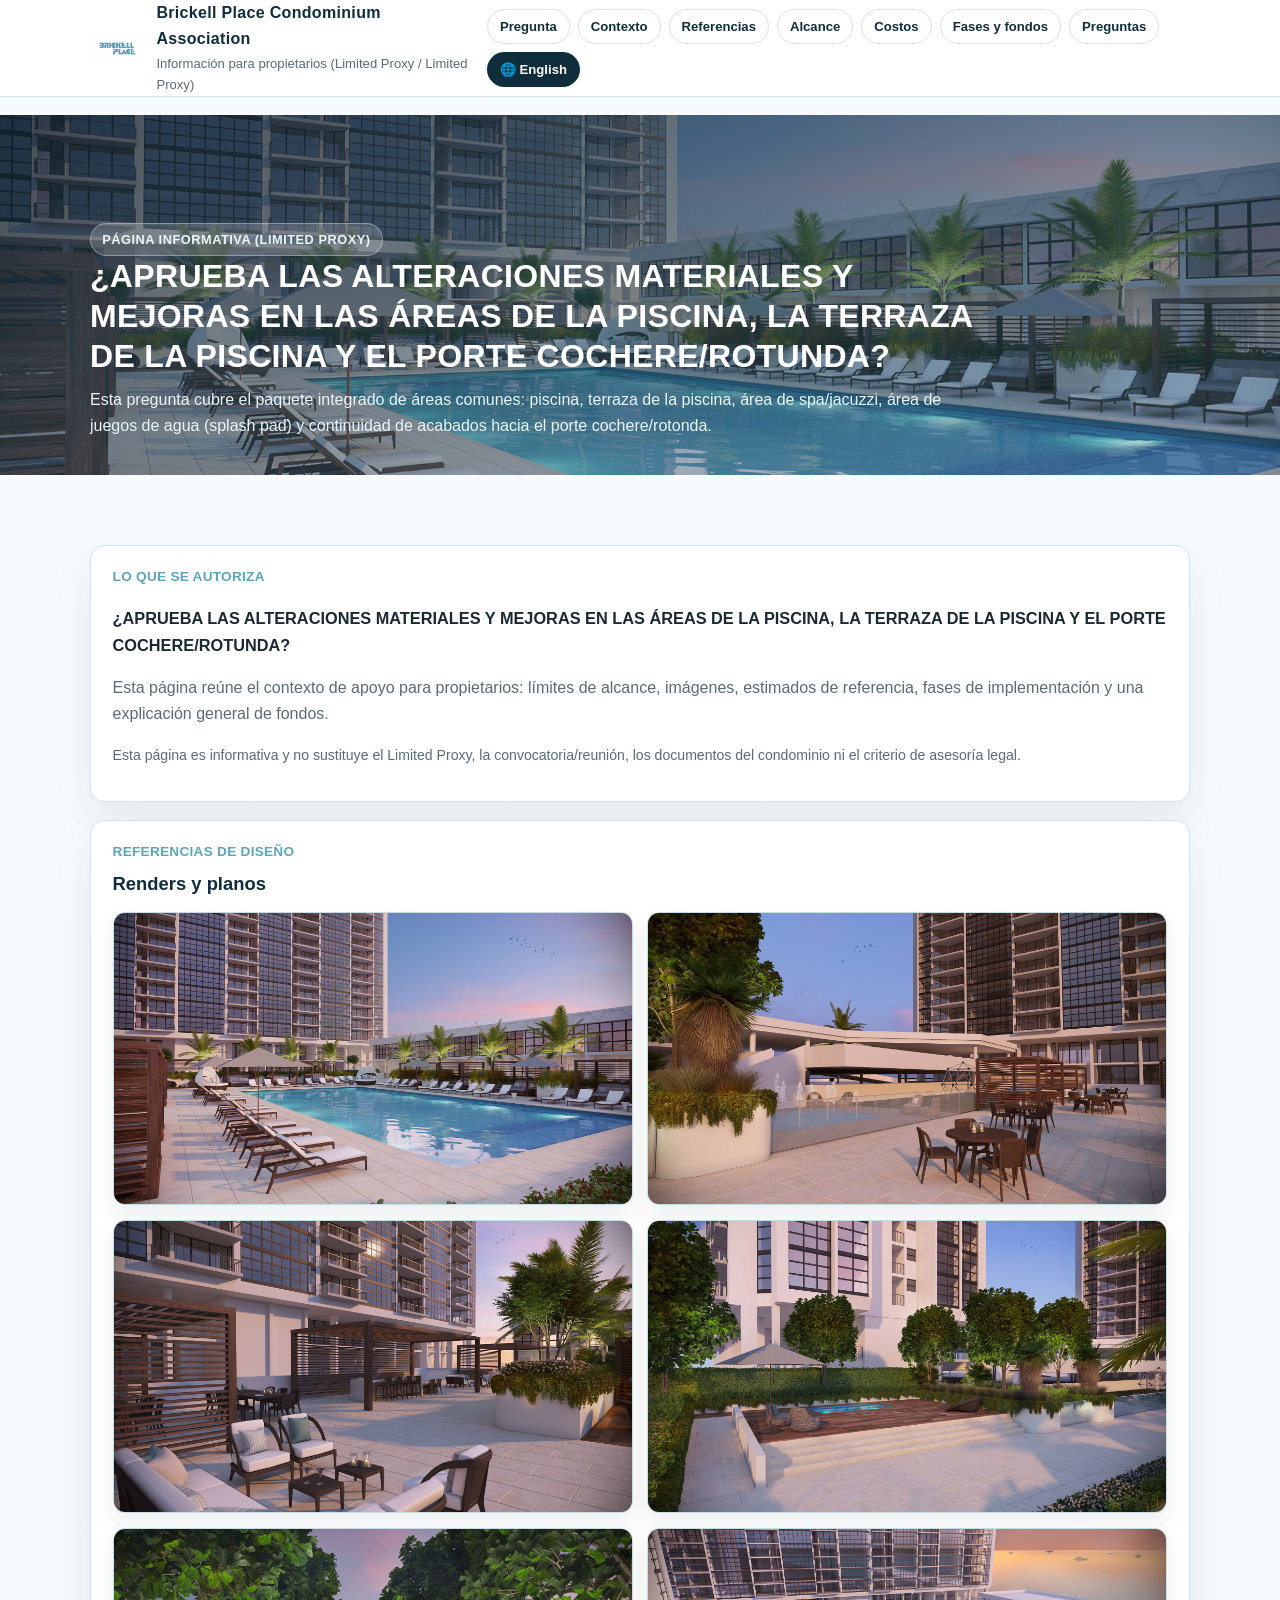
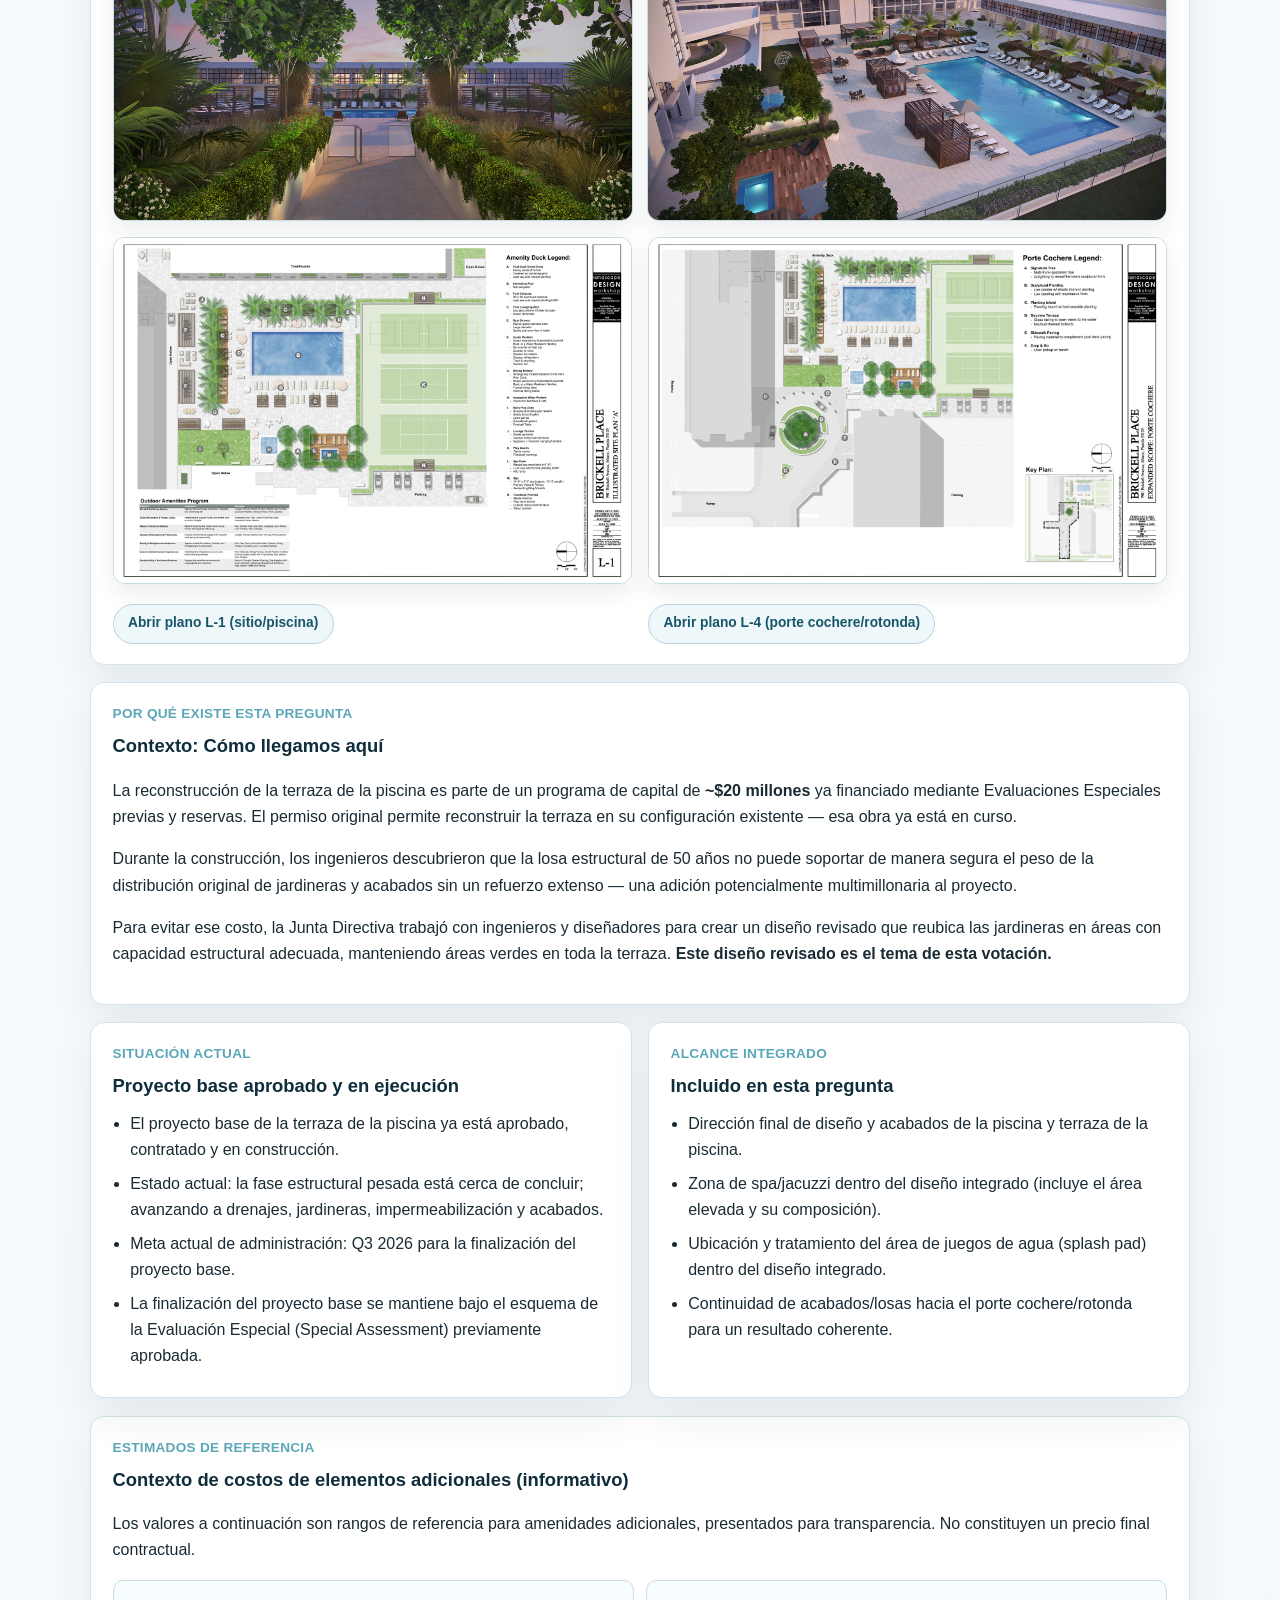
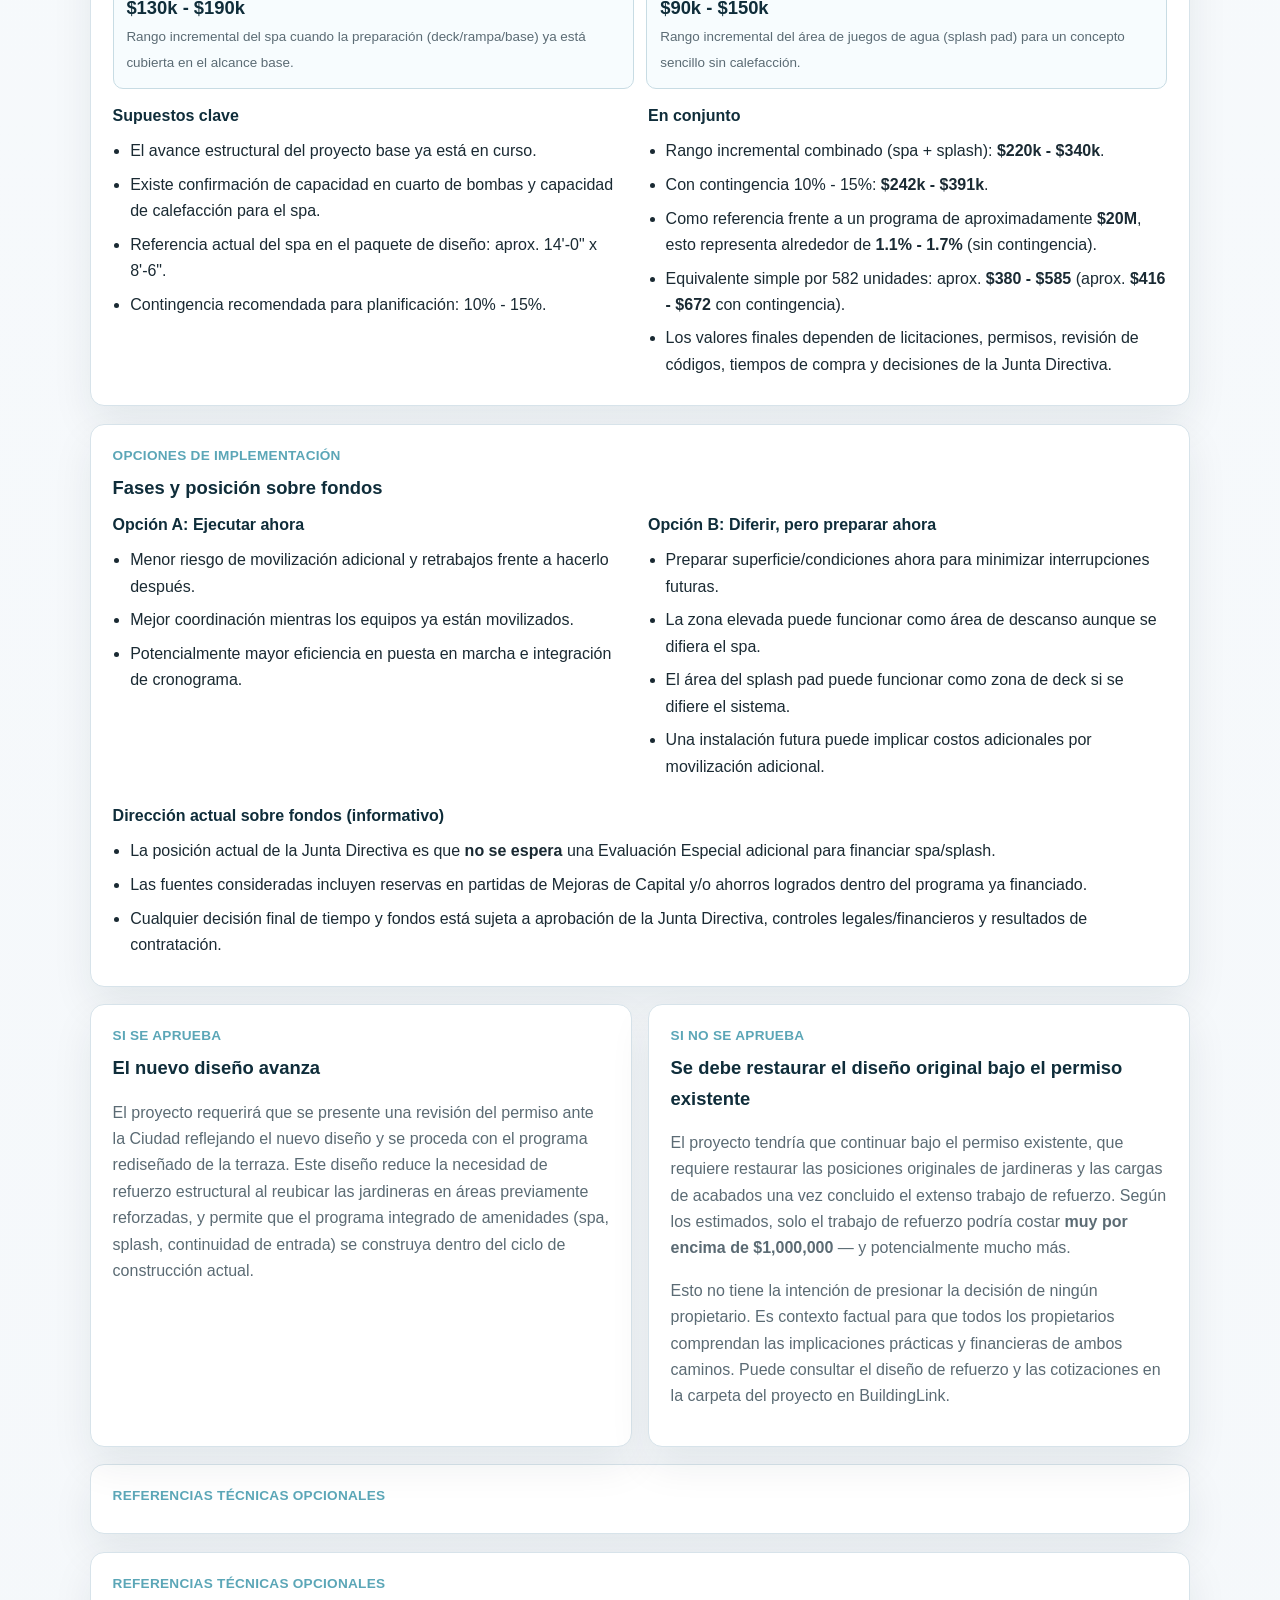
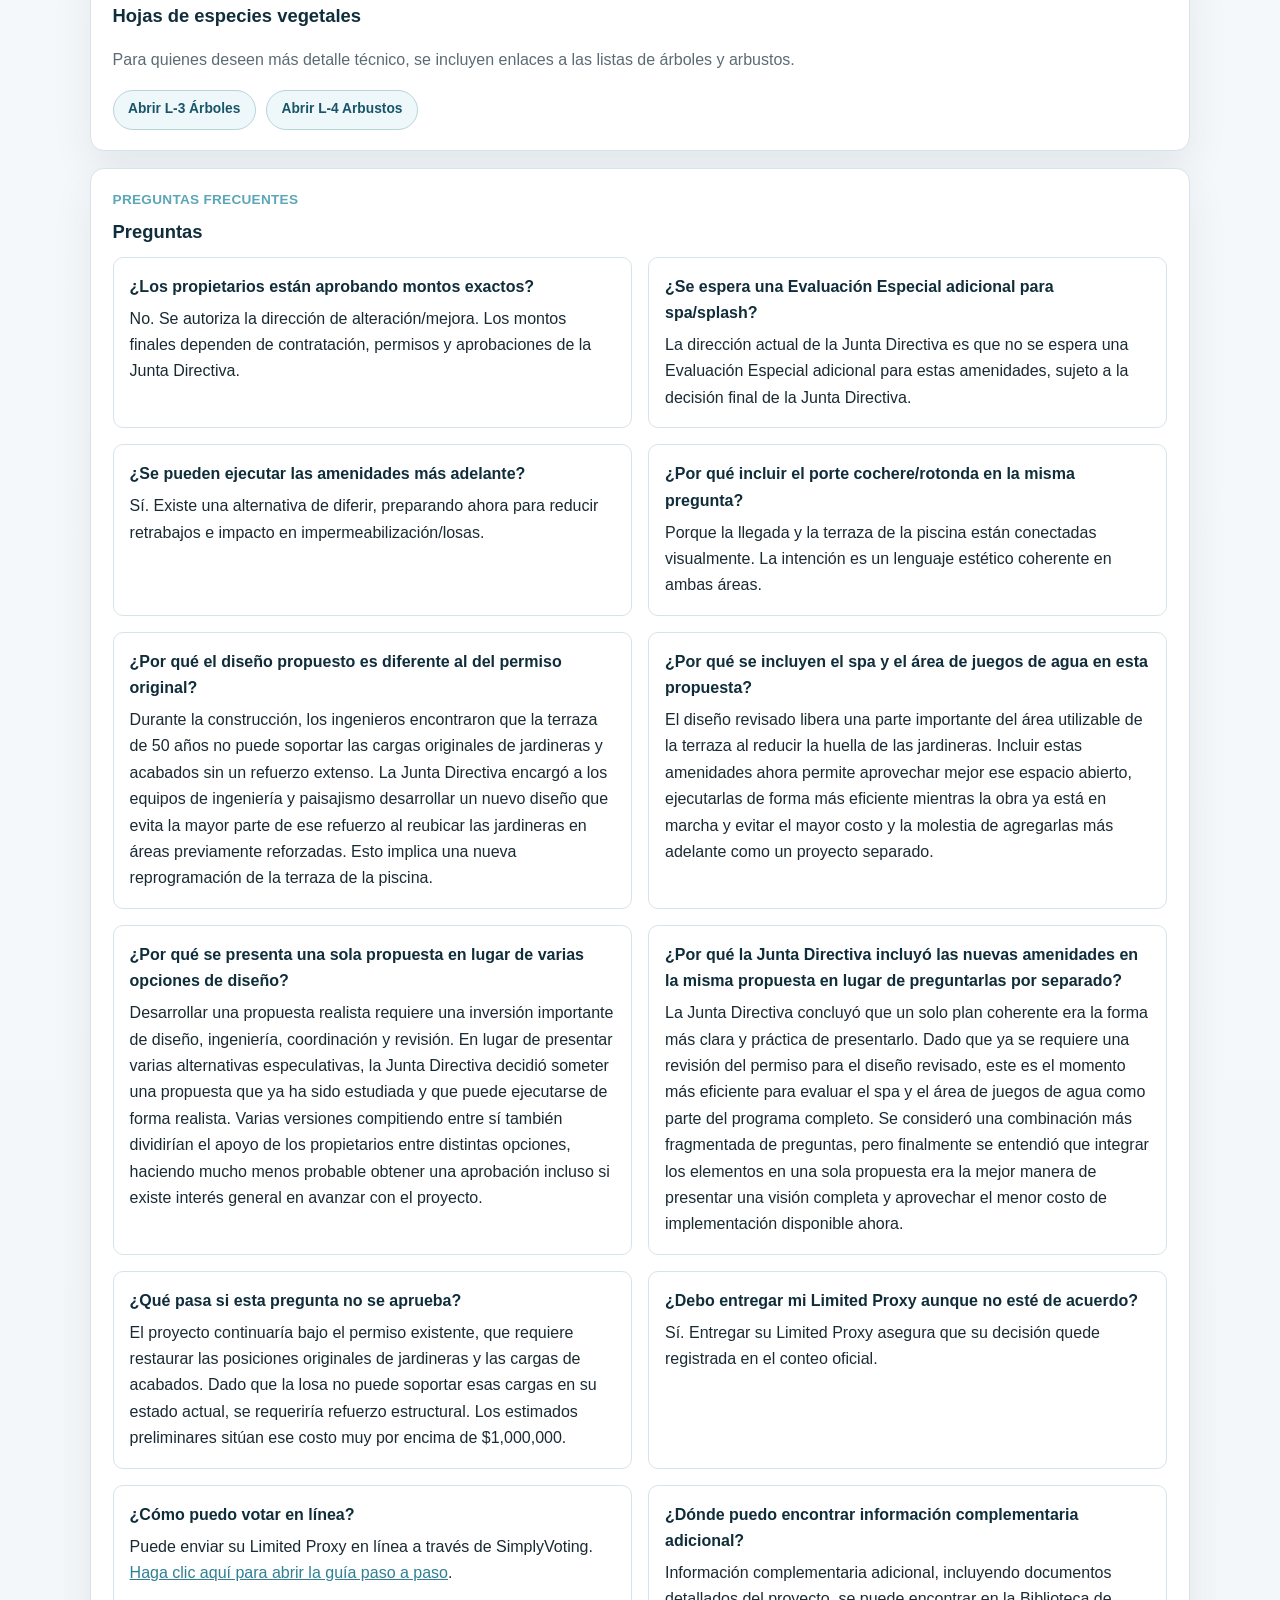
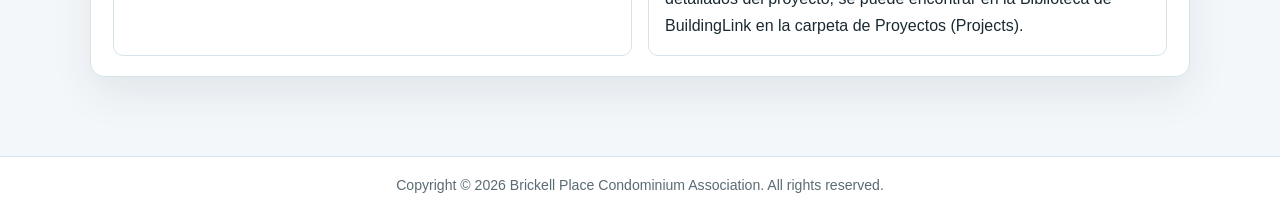
<file: material-alterations/feb-2026/question-1-es.html>
<!DOCTYPE html>
<html lang="es">
<head>
  <meta charset="UTF-8">
  <meta name="viewport" content="width=device-width, initial-scale=1.0">
  <meta name="description" content="Página informativa para propietarios (Limited Proxy) sobre alteraciones materiales y mejoras en la piscina, terraza de la piscina y áreas de porte cochere/rotonda.">
  <title>BPCA Limited Proxy | Pregunta: Piscina, Terraza y Porte Cochere/Rotonda</title>
  <link rel="icon" type="image/png" href="./assets/images/BPCA-LOGO.png">
  <link rel="stylesheet" href="./styles.css">
<!-- Google tag (gtag.js) -->
<script async src="https://www.googletagmanager.com/gtag/js?id=G-JZ74HDQMKD"></script>
<script>
  window.dataLayer = window.dataLayer || [];
  function gtag(){dataLayer.push(arguments);}
  gtag('js', new Date());

  gtag('config', 'G-JZ74HDQMKD');
</script>
</head>
<body>
  <header class="page-header">
    <div class="container header-row">
      <div class="brand">
        <img src="./assets/images/BPCA-LOGO.png" alt="Logo de Brickell Place Condominium Association">
        <div>
          <h1>Brickell Place Condominium Association</h1>
          <p>Información para propietarios (Limited Proxy / Limited Proxy)</p>
        </div>
      </div>
      <nav class="page-nav" aria-label="Navegación">
        <a href="#question">Pregunta</a>
        <a href="#background">Contexto</a>
        <a href="#visuals">Referencias</a>
        <a href="#scope">Alcance</a>
        <a href="#costs">Costos</a>
        <a href="#phasing">Fases y fondos</a>
        <a href="#faq">Preguntas</a>
        <a href="./question-1.html" class="lang-switch" lang="en">🌐 English</a>
      </nav>
    </div>
  </header>

  <section class="hero hero-pool" id="question">
    <div class="container hero-content">
      <p class="hero-tag">Página informativa (Limited Proxy)</p>
      <h2>¿APRUEBA LAS ALTERACIONES MATERIALES Y MEJORAS EN LAS ÁREAS DE LA PISCINA, LA TERRAZA DE LA PISCINA Y EL PORTE COCHERE/ROTUNDA?</h2>
      <p>Esta pregunta cubre el paquete integrado de áreas comunes: piscina, terraza de la piscina, área de spa/jacuzzi, área de juegos de agua (splash pad) y continuidad de acabados hacia el porte cochere/rotonda.</p>
    </div>
  </section>

  <main>
    <div class="container">
      <section>
        <article class="block">
          <p class="kicker">Lo que se autoriza</p>
          <p class="lead"><strong>¿APRUEBA LAS ALTERACIONES MATERIALES Y MEJORAS EN LAS ÁREAS DE LA PISCINA, LA TERRAZA DE LA PISCINA Y EL PORTE COCHERE/ROTUNDA?</strong></p>
          <p class="muted">Esta página reúne el contexto de apoyo para propietarios: límites de alcance, imágenes, estimados de referencia, fases de implementación y una explicación general de fondos.</p>
          <p class="small-note">Esta página es informativa y no sustituye el Limited Proxy, la convocatoria/reunión, los documentos del condominio ni el criterio de asesoría legal.</p>
        </article>
      </section>

      <section id="visuals">
        <article class="block">
          <p class="kicker">Referencias de diseño</p>
          <h3>Renders y planos</h3>
          <div class="render-grid">
            <img src="./assets/images/renderings/BrickellPlace_1-Cam-01.jpg" alt="Render de terraza de piscina (vista 1)">
            <img src="./assets/images/renderings/BrickellPlace_1-Cam-02.jpg" alt="Render de terraza de piscina (vista 2)">
            <img src="./assets/images/renderings/BrickellPlace_1-Cam-03.jpg" alt="Render de terraza de piscina (vista 3)">
            <img src="./assets/images/renderings/BrickellPlace_1-Cam-04.jpg" alt="Render de terraza de piscina (vista 4)">
            <img src="./assets/images/renderings/BrickellPlace_1-Cam-05.jpg" alt="Render de terraza de piscina (vista 5)">
            <img src="./assets/images/renderings/BrickellPlace_1-Cam-06.jpg" alt="Render de terraza de piscina (vista 6)">
          </div>

          <div class="grid-2" style="margin-top:1rem;">
            <div>
              <img class="plan-preview" src="./assets/images/L-1_sitepool.png" alt="Vista previa del plano L-1">
              <div class="resource-links">
                <a href="./assets/plans/L-1_BrickellPlace_26-02-06_SitePool_Plan-A.pdf" target="_blank" rel="noopener noreferrer">Abrir plano L-1 (sitio/piscina)</a>
              </div>
            </div>
            <div>
              <img class="plan-preview" src="./assets/images/L-4_portecochere.png" alt="Vista previa del plano L-4">
              <div class="resource-links">
                <a href="./assets/plans/L-4_BrickellPlace_26-02-06_ExpandedScope_PorteCochere.pdf" target="_blank" rel="noopener noreferrer">Abrir plano L-4 (porte cochere/rotonda)</a>
              </div>
            </div>
          </div>
        </article>
      </section>

      <section id="background">
        <article class="block">
          <p class="kicker">Por qué existe esta pregunta</p>
          <h3>Contexto: Cómo llegamos aquí</h3>
          <p>La reconstrucción de la terraza de la piscina es parte de un programa de capital de <strong>~$20 millones</strong> ya financiado mediante Evaluaciones Especiales previas y reservas. El permiso original permite reconstruir la terraza en su configuración existente — esa obra ya está en curso.</p>
          <p>Durante la construcción, los ingenieros descubrieron que la losa estructural de 50 años no puede soportar de manera segura el peso de la distribución original de jardineras y acabados sin un refuerzo extenso — una adición potencialmente multimillonaria al proyecto.</p>
          <p>Para evitar ese costo, la Junta Directiva trabajó con ingenieros y diseñadores para crear un diseño revisado que reubica las jardineras en áreas con capacidad estructural adecuada, manteniendo áreas verdes en toda la terraza. <strong>Este diseño revisado es el tema de esta votación.</strong></p>
        </article>
      </section>

      <section id="scope">
        <div class="grid-2">
          <article class="block">
            <p class="kicker">Situación actual</p>
            <h3>Proyecto base aprobado y en ejecución</h3>
            <ul>
              <li>El proyecto base de la terraza de la piscina ya está aprobado, contratado y en construcción.</li>
              <li>Estado actual: la fase estructural pesada está cerca de concluir; avanzando a drenajes, jardineras, impermeabilización y acabados.</li>
              <li>Meta actual de administración: Q3 2026 para la finalización del proyecto base.</li>
              <li>La finalización del proyecto base se mantiene bajo el esquema de la Evaluación Especial (Special Assessment) previamente aprobada.</li>
            </ul>
          </article>
          <article class="block">
            <p class="kicker">Alcance integrado</p>
            <h3>Incluido en esta pregunta</h3>
            <ul>
              <li>Dirección final de diseño y acabados de la piscina y terraza de la piscina.</li>
              <li>Zona de spa/jacuzzi dentro del diseño integrado (incluye el área elevada y su composición).</li>
              <li>Ubicación y tratamiento del área de juegos de agua (splash pad) dentro del diseño integrado.</li>
              <li>Continuidad de acabados/losas hacia el porte cochere/rotonda para un resultado coherente.</li>
            </ul>
          </article>
        </div>
      </section>

      <section id="costs">
        <article class="block">
          <p class="kicker">Estimados de referencia</p>
          <h3>Contexto de costos de elementos adicionales (informativo)</h3>
          <p>Los valores a continuación son rangos de referencia para amenidades adicionales, presentados para transparencia. No constituyen un precio final contractual.</p>

          <div class="metrics" style="grid-template-columns: repeat(2, minmax(0, 1fr));">
            <div class="metric">
              <span class="value">$130k - $190k</span>
              <span class="label">Rango incremental del spa cuando la preparación (deck/rampa/base) ya está cubierta en el alcance base.</span>
            </div>
            <div class="metric">
              <span class="value">$90k - $150k</span>
              <span class="label">Rango incremental del área de juegos de agua (splash pad) para un concepto sencillo sin calefacción.</span>
            </div>
          </div>

          <div class="grid-2" style="margin-top:0.9rem;">
            <div>
              <h3 style="font-size:1rem;">Supuestos clave</h3>
              <ul>
                <li>El avance estructural del proyecto base ya está en curso.</li>
                <li>Existe confirmación de capacidad en cuarto de bombas y capacidad de calefacción para el spa.</li>
                <li>Referencia actual del spa en el paquete de diseño: aprox. 14'-0" x 8'-6".</li>
                <li>Contingencia recomendada para planificación: 10% - 15%.</li>
              </ul>
            </div>
            <div>
              <h3 style="font-size:1rem;">En conjunto</h3>
              <ul>
                <li>Rango incremental combinado (spa + splash): <strong>$220k - $340k</strong>.</li>
                <li>Con contingencia 10% - 15%: <strong>$242k - $391k</strong>.</li>
                <li>Como referencia frente a un programa de aproximadamente <strong>$20M</strong>, esto representa alrededor de <strong>1.1% - 1.7%</strong> (sin contingencia).</li>
                <li>Equivalente simple por 582 unidades: aprox. <strong>$380 - $585</strong> (aprox. <strong>$416 - $672</strong> con contingencia).</li>
                <li>Los valores finales dependen de licitaciones, permisos, revisión de códigos, tiempos de compra y decisiones de la Junta Directiva.</li>
              </ul>
            </div>
          </div>
        </article>
      </section>

      <section id="phasing">
        <article class="block">
          <p class="kicker">Opciones de implementación</p>
          <h3>Fases y posición sobre fondos</h3>
          <div class="grid-2">
            <div>
              <h3 style="font-size:1rem;">Opción A: Ejecutar ahora</h3>
              <ul>
                <li>Menor riesgo de movilización adicional y retrabajos frente a hacerlo después.</li>
                <li>Mejor coordinación mientras los equipos ya están movilizados.</li>
                <li>Potencialmente mayor eficiencia en puesta en marcha e integración de cronograma.</li>
              </ul>
            </div>
            <div>
              <h3 style="font-size:1rem;">Opción B: Diferir, pero preparar ahora</h3>
              <ul>
                <li>Preparar superficie/condiciones ahora para minimizar interrupciones futuras.</li>
                <li>La zona elevada puede funcionar como área de descanso aunque se difiera el spa.</li>
                <li>El área del splash pad puede funcionar como zona de deck si se difiere el sistema.</li>
                <li>Una instalación futura puede implicar costos adicionales por movilización adicional.</li>
              </ul>
            </div>
          </div>

          <h3 style="font-size:1rem; margin-top:1rem;">Dirección actual sobre fondos (informativo)</h3>
          <ul>
            <li>La posición actual de la Junta Directiva es que <strong>no se espera</strong> una Evaluación Especial adicional para financiar spa/splash.</li>
            <li>Las fuentes consideradas incluyen reservas en partidas de Mejoras de Capital y/o ahorros logrados dentro del programa ya financiado.</li>
            <li>Cualquier decisión final de tiempo y fondos está sujeta a aprobación de la Junta Directiva, controles legales/financieros y resultados de contratación.</li>
          </ul>
        </article>
      </section>

      <section>
        <div class="grid-2">
          <article class="block">
            <p class="kicker">Si se aprueba</p>
            <h3>El nuevo diseño avanza</h3>
            <p class="muted">El proyecto requerirá que se presente una revisión del permiso ante la Ciudad reflejando el nuevo diseño y se proceda con el programa rediseñado de la terraza. Este diseño reduce la necesidad de refuerzo estructural al reubicar las jardineras en áreas previamente reforzadas, y permite que el programa integrado de amenidades (spa, splash, continuidad de entrada) se construya dentro del ciclo de construcción actual.</p>
          </article>
          <article class="block">
            <p class="kicker">Si no se aprueba</p>
            <h3>Se debe restaurar el diseño original bajo el permiso existente</h3>
            <p class="muted">El proyecto tendría que continuar bajo el permiso existente, que requiere restaurar las posiciones originales de jardineras y las cargas de acabados una vez concluido el extenso trabajo de refuerzo. Según los estimados, solo el trabajo de refuerzo podría costar <strong>muy por encima de $1,000,000</strong> — y potencialmente mucho más.</p>
            <p class="muted">Esto no tiene la intención de presionar la decisión de ningún propietario. Es contexto factual para que todos los propietarios comprendan las implicaciones prácticas y financieras de ambos caminos. Puede consultar el diseño de refuerzo y las cotizaciones en la carpeta del proyecto en BuildingLink.</p>
          </article>
        </div>
      </section>

      <section>
        <article class="block">
          <p class="kicker">Referencias técnicas opcionales</p></section>

      <section>
        <article class="block">
          <p class="kicker">Referencias técnicas opcionales</p>
          <h3>Hojas de especies vegetales</h3>
          <p class="muted">Para quienes deseen más detalle técnico, se incluyen enlaces a las listas de árboles y arbustos.</p>
          <div class="resource-links">
            <a href="./assets/plans/L-3_PlantMaterial_Trees.pdf" target="_blank" rel="noopener noreferrer">Abrir L-3 Árboles</a>
            <a href="./assets/plans/L-4_PlantMaterial_Shrubs.pdf" target="_blank" rel="noopener noreferrer">Abrir L-4 Arbustos</a>
          </div>
        </article>
      </section>

      <section id="faq">
        <article class="block">
          <p class="kicker">Preguntas frecuentes</p>
          <h3>Preguntas</h3>
          <div class="grid-2">
            <div class="faq-item">
              <h4>¿Los propietarios están aprobando montos exactos?</h4>
              <p>No. Se autoriza la dirección de alteración/mejora. Los montos finales dependen de contratación, permisos y aprobaciones de la Junta Directiva.</p>
            </div>
            <div class="faq-item">
              <h4>¿Se espera una Evaluación Especial adicional para spa/splash?</h4>
              <p>La dirección actual de la Junta Directiva es que no se espera una Evaluación Especial adicional para estas amenidades, sujeto a la decisión final de la Junta Directiva.</p>
            </div>
            <div class="faq-item">
              <h4>¿Se pueden ejecutar las amenidades más adelante?</h4>
              <p>Sí. Existe una alternativa de diferir, preparando ahora para reducir retrabajos e impacto en impermeabilización/losas.</p>
            </div>
            <div class="faq-item">
              <h4>¿Por qué incluir el porte cochere/rotonda en la misma pregunta?</h4>
              <p>Porque la llegada y la terraza de la piscina están conectadas visualmente. La intención es un lenguaje estético coherente en ambas áreas.</p>
            </div>
            <div class="faq-item">
              <h4>¿Por qué el diseño propuesto es diferente al del permiso original?</h4>
              <p>Durante la construcción, los ingenieros encontraron que la terraza de 50 años no puede soportar las cargas originales de jardineras y acabados sin un refuerzo extenso. La Junta Directiva encargó a los equipos de ingeniería y paisajismo desarrollar un nuevo diseño que evita la mayor parte de ese refuerzo al reubicar las jardineras en áreas previamente reforzadas. Esto implica una nueva reprogramación de la terraza de la piscina.</p>
            </div>
            <div class="faq-item">
              <h4>¿Por qué se incluyen el spa y el área de juegos de agua en esta propuesta?</h4>
              <p>El diseño revisado libera una parte importante del área utilizable de la terraza al reducir la huella de las jardineras. Incluir estas amenidades ahora permite aprovechar mejor ese espacio abierto, ejecutarlas de forma más eficiente mientras la obra ya está en marcha y evitar el mayor costo y la molestia de agregarlas más adelante como un proyecto separado.</p>
            </div>
            <div class="faq-item">
              <h4>¿Por qué se presenta una sola propuesta en lugar de varias opciones de diseño?</h4>
              <p>Desarrollar una propuesta realista requiere una inversión importante de diseño, ingeniería, coordinación y revisión. En lugar de presentar varias alternativas especulativas, la Junta Directiva decidió someter una propuesta que ya ha sido estudiada y que puede ejecutarse de forma realista. Varias versiones compitiendo entre sí también dividirían el apoyo de los propietarios entre distintas opciones, haciendo mucho menos probable obtener una aprobación incluso si existe interés general en avanzar con el proyecto.</p>
            </div>
            <div class="faq-item">
              <h4>¿Por qué la Junta Directiva incluyó las nuevas amenidades en la misma propuesta en lugar de preguntarlas por separado?</h4>
              <p>La Junta Directiva concluyó que un solo plan coherente era la forma más clara y práctica de presentarlo. Dado que ya se requiere una revisión del permiso para el diseño revisado, este es el momento más eficiente para evaluar el spa y el área de juegos de agua como parte del programa completo. Se consideró una combinación más fragmentada de preguntas, pero finalmente se entendió que integrar los elementos en una sola propuesta era la mejor manera de presentar una visión completa y aprovechar el menor costo de implementación disponible ahora.</p>
            </div>
            <div class="faq-item">
              <h4>¿Qué pasa si esta pregunta no se aprueba?</h4>
              <p>El proyecto continuaría bajo el permiso existente, que requiere restaurar las posiciones originales de jardineras y las cargas de acabados. Dado que la losa no puede soportar esas cargas en su estado actual, se requeriría refuerzo estructural. Los estimados preliminares sitúan ese costo muy por encima de $1,000,000.</p>
            </div>
            <div class="faq-item">
              <h4>¿Debo entregar mi Limited Proxy aunque no esté de acuerdo?</h4>
              <p>Sí. Entregar su Limited Proxy asegura que su decisión quede registrada en el conteo oficial.</p>
            </div>
            <div class="faq-item">
              <h4>¿Cómo puedo votar en línea?</h4>
              <p>Puede enviar su Limited Proxy en línea a través de SimplyVoting. <a href="./limited-proxy-online-es.html">Haga clic aquí para abrir la guía paso a paso</a>.</p>
            </div>
            <div class="faq-item">
              <h4>¿Dónde puedo encontrar información complementaria adicional?</h4>
              <p>Información complementaria adicional, incluyendo documentos detallados del proyecto, se puede encontrar en la Biblioteca de BuildingLink en la carpeta de Proyectos (Projects).</p>
            </div>
          </div>
        </article>
      </section>
    </div>
  </main>

  <footer class="footer">
    <div class="container">
      <p>Copyright &copy; 2026 Brickell Place Condominium Association. All rights reserved.</p>
    </div>
  </footer>
</body>
</html>
</file>
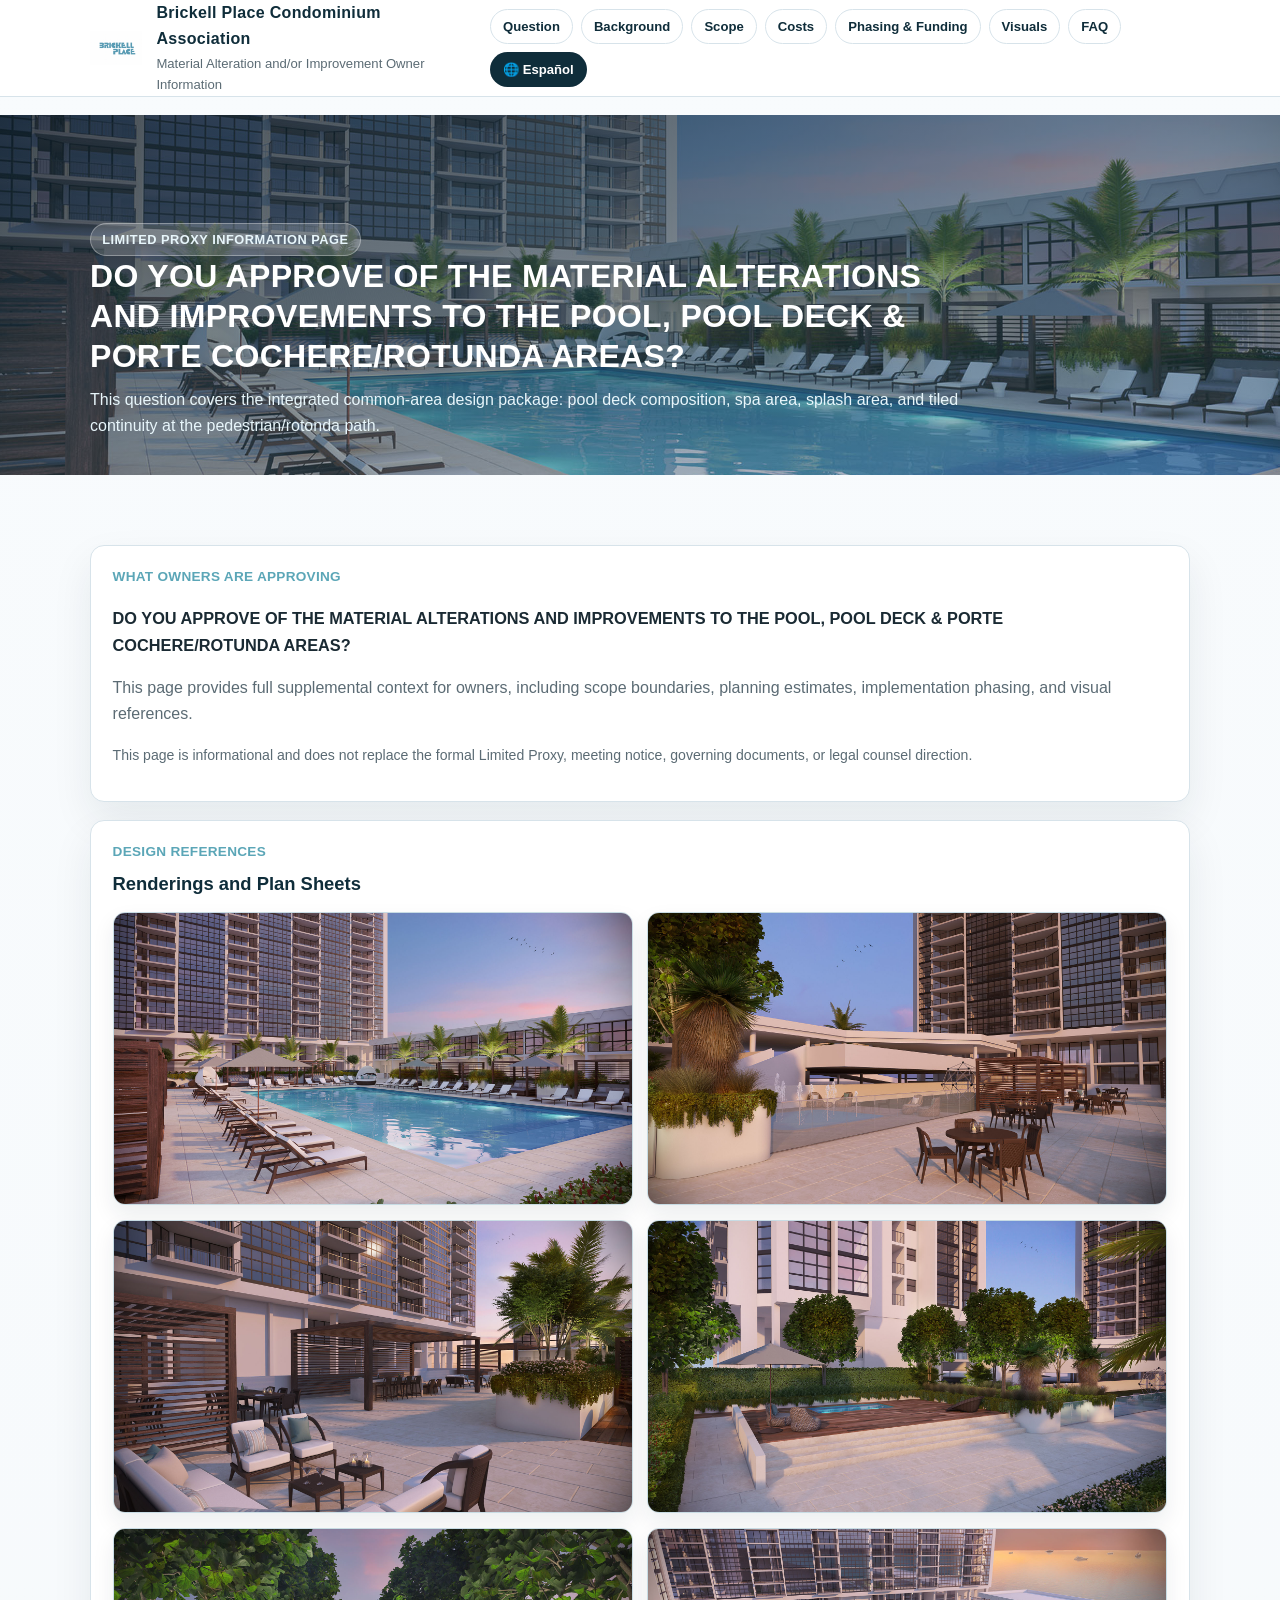
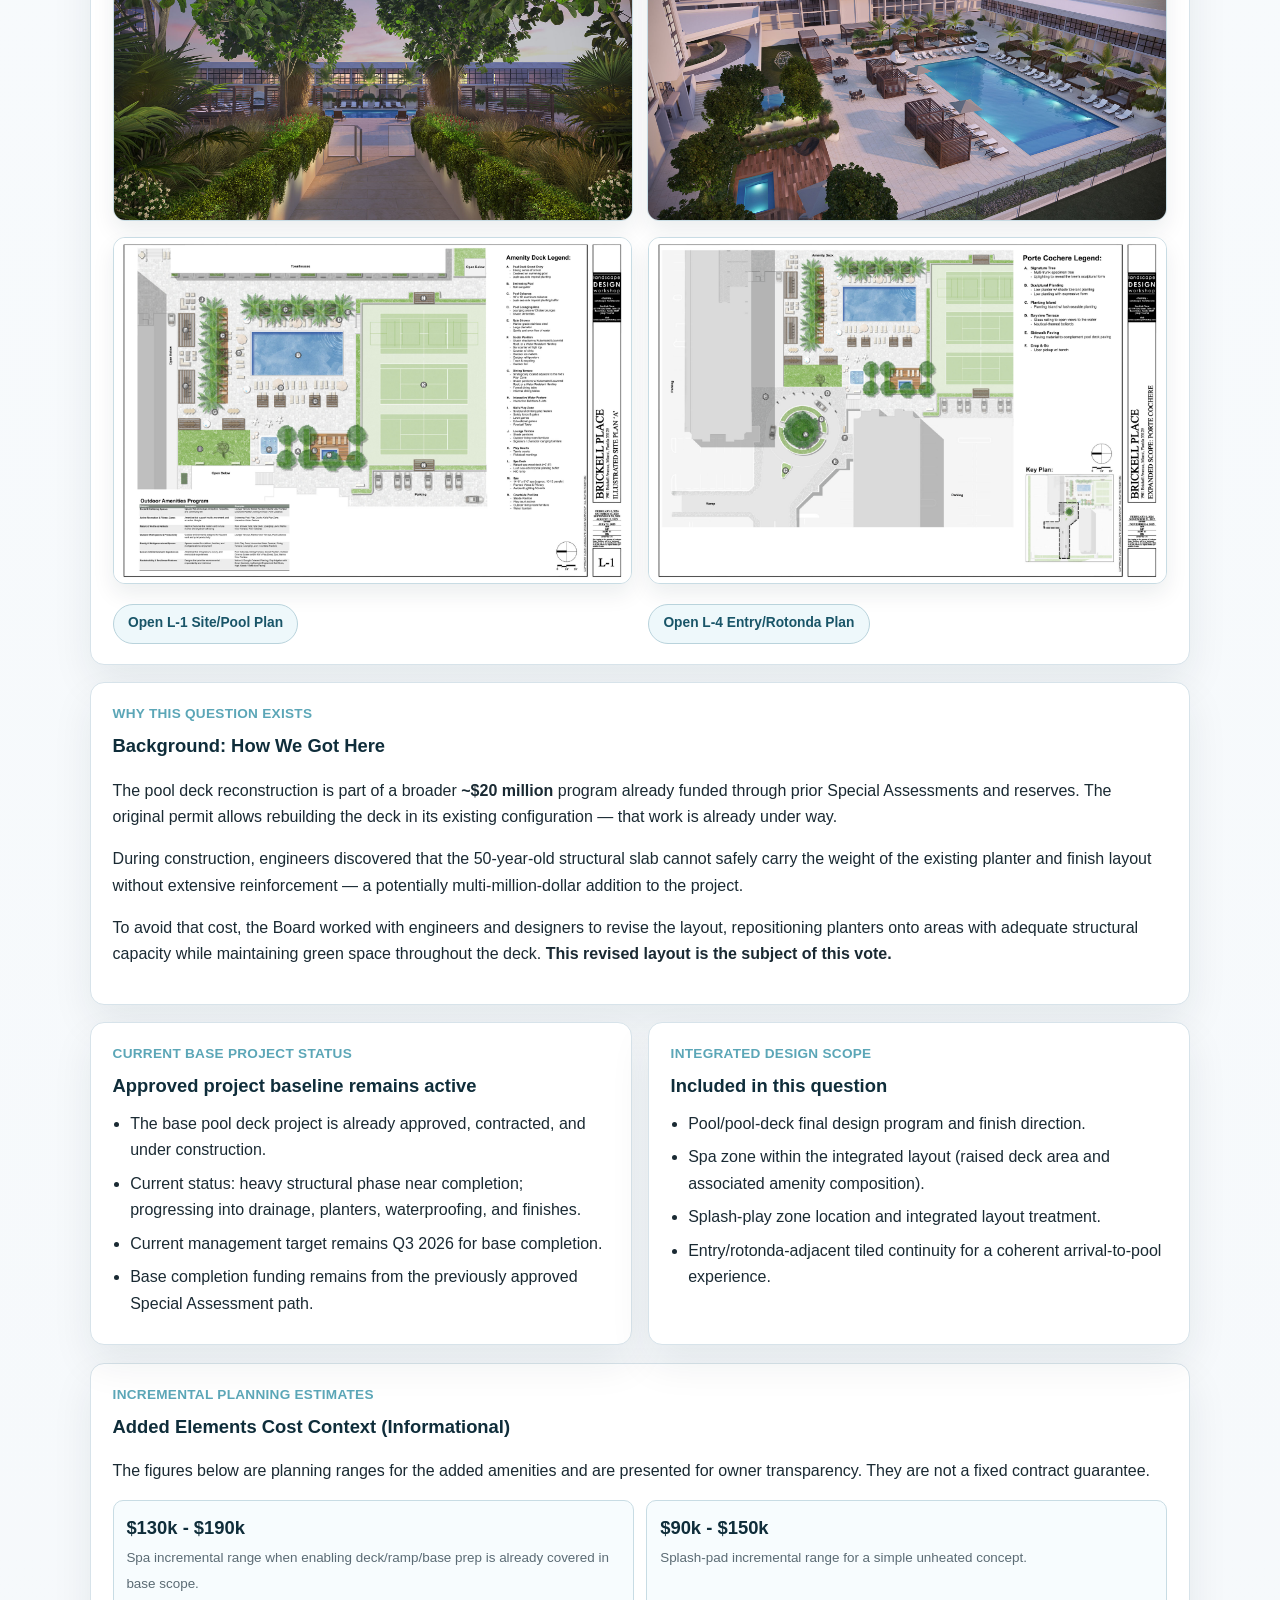
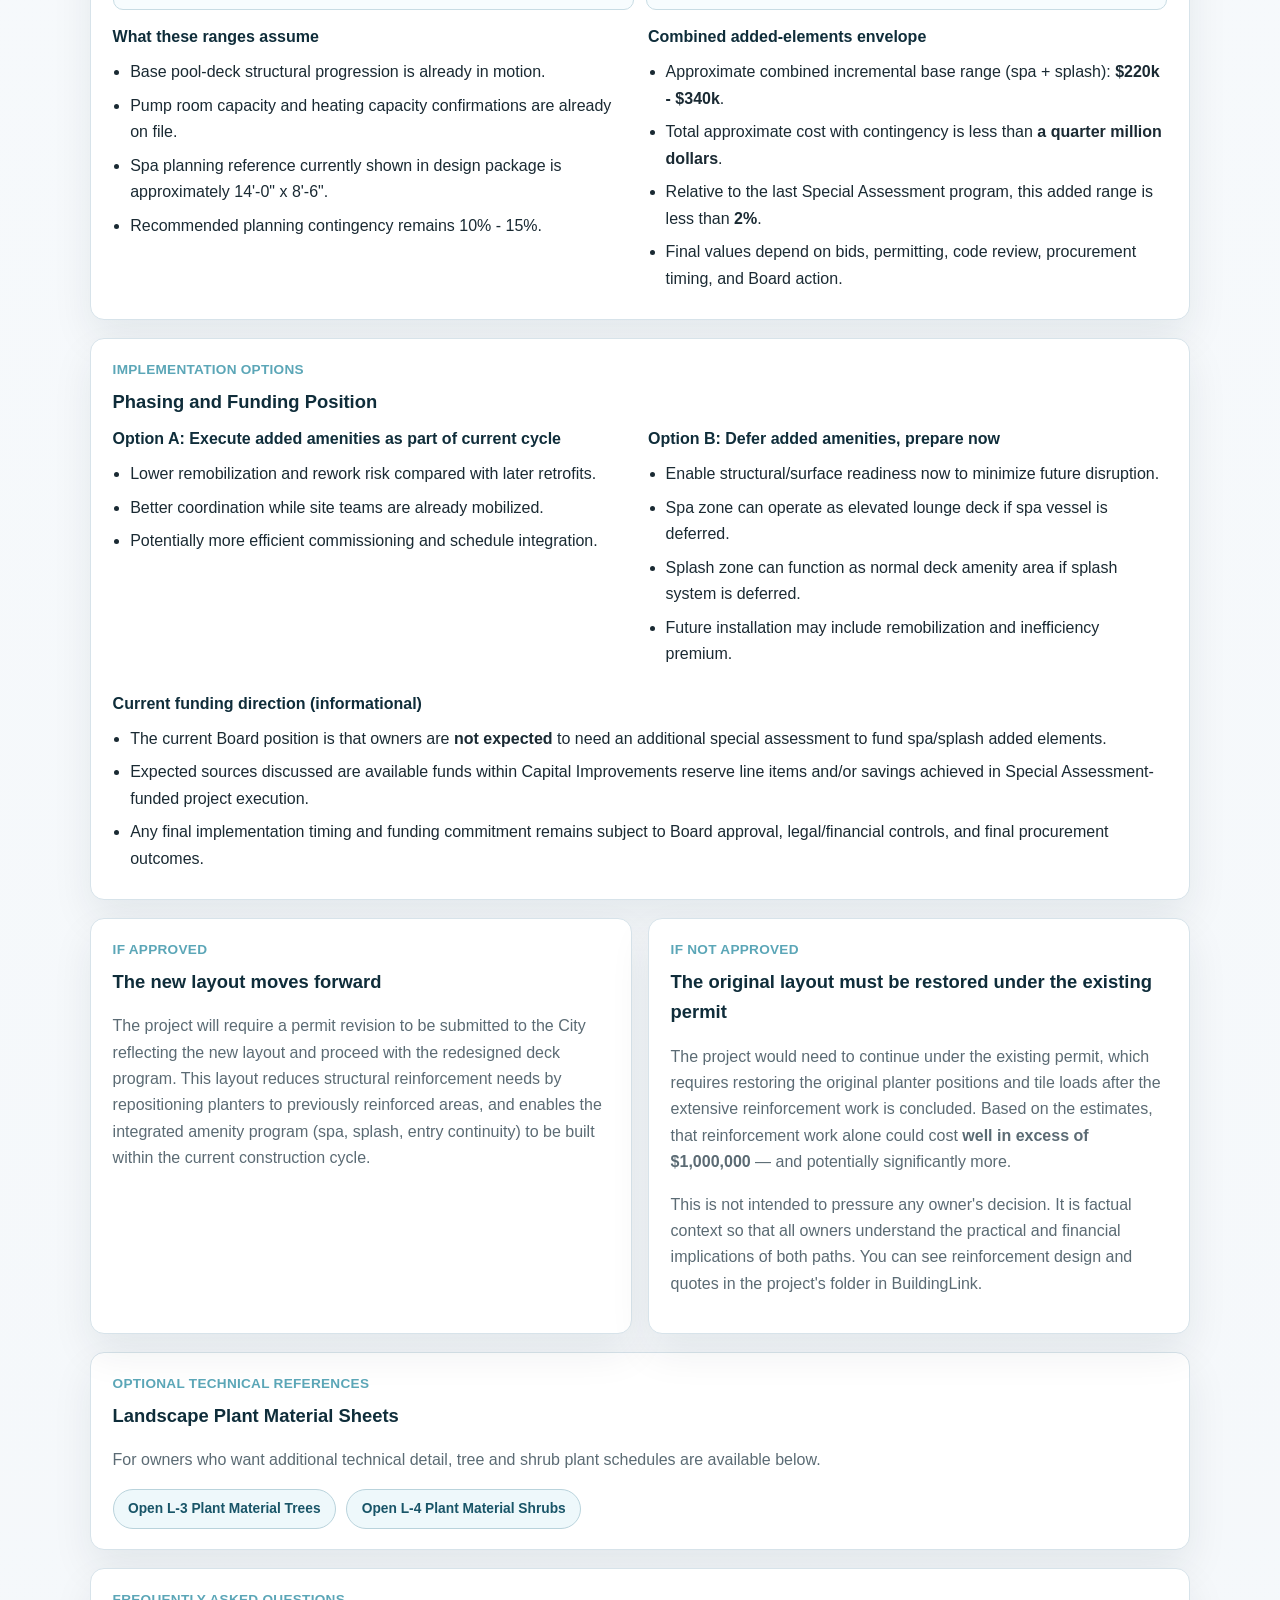
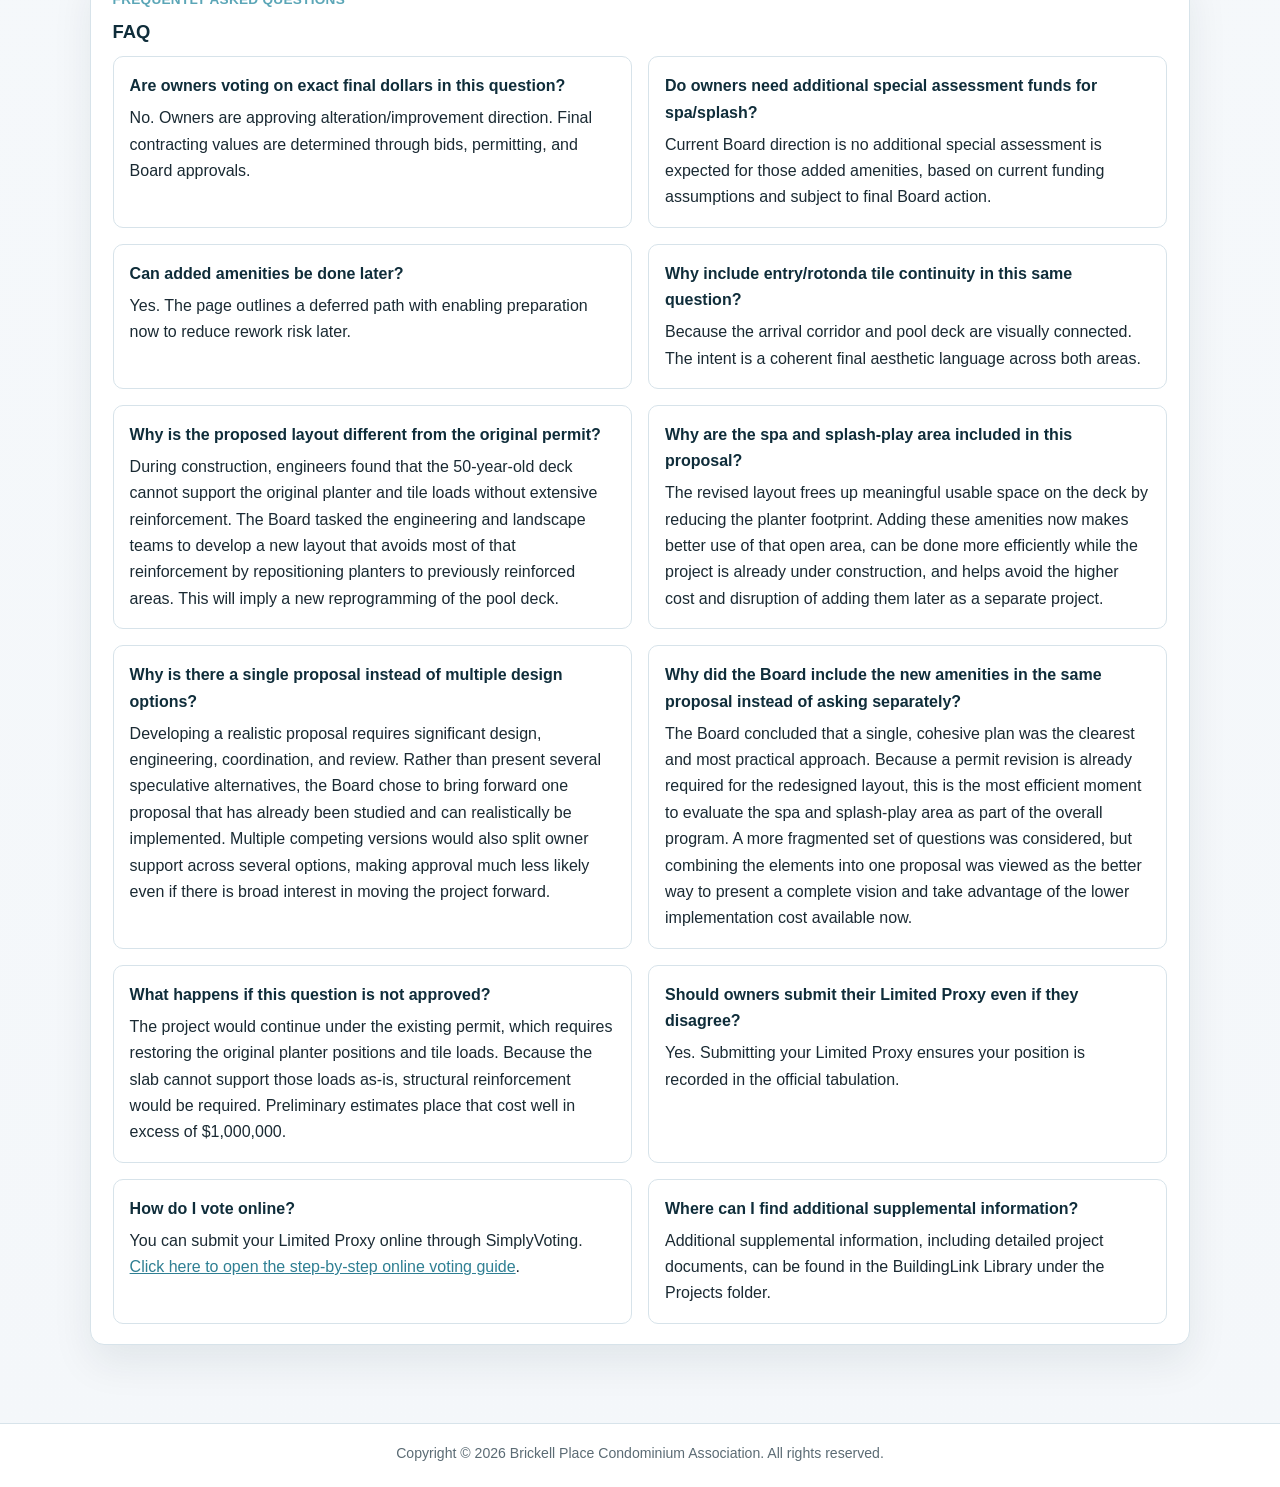
<file: material-alterations/feb-2026/question-1.html>
<!DOCTYPE html>
<html lang="en">
<head>
  <meta charset="UTF-8">
  <meta name="viewport" content="width=device-width, initial-scale=1.0">
  <meta name="description" content="Brickell Place material alteration limited proxy owner information page for integrated pool deck and entry design program.">
  <title>BPCA Limited Proxy | Question: Integrated Pool Deck and Entry Design Program</title>
  <link rel="icon" type="image/png" href="./assets/images/BPCA-LOGO.png">
  <link rel="stylesheet" href="./styles.css">
<!-- Google tag (gtag.js) -->
<script async src="https://www.googletagmanager.com/gtag/js?id=G-JZ74HDQMKD"></script>
<script>
  window.dataLayer = window.dataLayer || [];
  function gtag(){dataLayer.push(arguments);}
  gtag('js', new Date());

  gtag('config', 'G-JZ74HDQMKD');
</script>
</head>
<body>
  <header class="page-header">
    <div class="container header-row">
      <div class="brand">
        <img src="./assets/images/BPCA-LOGO.png" alt="Brickell Place Condominium Association logo">
        <div>
          <h1>Brickell Place Condominium Association</h1>
          <p>Material Alteration and/or Improvement Owner Information</p>
        </div>
      </div>
      <nav class="page-nav" aria-label="Section navigation">
        <a href="#question">Question</a>
        <a href="#background">Background</a>
        <a href="#scope">Scope</a>
        <a href="#costs">Costs</a>
        <a href="#phasing">Phasing & Funding</a>
        <a href="#visuals">Visuals</a>
        <a href="#faq">FAQ</a>
              <a href="./question-1-es.html" class="lang-switch" lang="es">🌐 Español</a>
      </nav>
    </div>
  </header>

  <section class="hero hero-pool" id="question">
    <div class="container hero-content">
      <p class="hero-tag">Limited Proxy Information Page</p>
      <h2>DO YOU APPROVE OF THE MATERIAL ALTERATIONS AND IMPROVEMENTS TO THE POOL, POOL DECK &amp; PORTE COCHERE/ROTUNDA AREAS?</h2>
      <p>This question covers the integrated common-area design package: pool deck composition, spa area, splash area, and tiled continuity at the pedestrian/rotonda path.</p>
    </div>
  </section>

  <main>
    <div class="container">
      <section>
        <article class="block">
          <p class="kicker">What owners are approving</p>
          <p class="lead"><strong>DO YOU APPROVE OF THE MATERIAL ALTERATIONS AND IMPROVEMENTS TO THE POOL, POOL DECK &amp; PORTE COCHERE/ROTUNDA AREAS?</strong></p>
          <p class="muted">This page provides full supplemental context for owners, including scope boundaries, planning estimates, implementation phasing, and visual references.</p>
          <p class="small-note">This page is informational and does not replace the formal Limited Proxy, meeting notice, governing documents, or legal counsel direction.</p>
        </article>
      </section>

      <section id="visuals">
        <article class="block">
          <p class="kicker">Design references</p>
          <h3>Renderings and Plan Sheets</h3>
          <div class="render-grid">
            <img src="./assets/images/renderings/BrickellPlace_1-Cam-01.jpg" alt="Pool deck rendering view 1">
            <img src="./assets/images/renderings/BrickellPlace_1-Cam-02.jpg" alt="Pool deck rendering view 2">
            <img src="./assets/images/renderings/BrickellPlace_1-Cam-03.jpg" alt="Pool deck rendering view 3">
            <img src="./assets/images/renderings/BrickellPlace_1-Cam-04.jpg" alt="Pool deck rendering view 4">
            <img src="./assets/images/renderings/BrickellPlace_1-Cam-05.jpg" alt="Pool deck rendering view 5">
            <img src="./assets/images/renderings/BrickellPlace_1-Cam-06.jpg" alt="Pool deck rendering view 6">
          </div>

          <div class="grid-2" style="margin-top:1rem;">
            <div>
              <img class="plan-preview" src="./assets/images/L-1_sitepool.png" alt="L-1 site and pool plan preview">
              <div class="resource-links">
                <a href="./assets/plans/L-1_BrickellPlace_26-02-06_SitePool_Plan-A.pdf" target="_blank" rel="noopener noreferrer">Open L-1 Site/Pool Plan</a>
              </div>
            </div>
            <div>
              <img class="plan-preview" src="./assets/images/L-4_portecochere.png" alt="L-4 expanded scope porte cochere preview">
              <div class="resource-links">
                <a href="./assets/plans/L-4_BrickellPlace_26-02-06_ExpandedScope_PorteCochere.pdf" target="_blank" rel="noopener noreferrer">Open L-4 Entry/Rotonda Plan</a>
              </div>
            </div>
          </div>
        </article>
      </section>

      <section id="background">
        <article class="block">
          <p class="kicker">Why this question exists</p>
          <h3>Background: How We Got Here</h3>
          <p>The pool deck reconstruction is part of a broader <strong>~$20 million</strong> program already funded through prior Special Assessments and reserves. The original permit allows rebuilding the deck in its existing configuration — that work is already under way.</p>
          <p>During construction, engineers discovered that the 50-year-old structural slab cannot safely carry the weight of the existing planter and finish layout without extensive reinforcement — a potentially multi-million-dollar addition to the project.</p>
          <p>To avoid that cost, the Board worked with engineers and designers to revise the layout, repositioning planters onto areas with adequate structural capacity while maintaining green space throughout the deck. <strong>This revised layout is the subject of this vote.</strong></p>
        </article>
      </section>

      <section id="scope">
        <div class="grid-2">
          <article class="block">
            <p class="kicker">Current base project status</p>
            <h3>Approved project baseline remains active</h3>
            <ul>
              <li>The base pool deck project is already approved, contracted, and under construction.</li>
              <li>Current status: heavy structural phase near completion; progressing into drainage, planters, waterproofing, and finishes.</li>
              <li>Current management target remains Q3 2026 for base completion.</li>
              <li>Base completion funding remains from the previously approved Special Assessment path.</li>
            </ul>
          </article>
          <article class="block">
            <p class="kicker">Integrated design scope</p>
            <h3>Included in this question</h3>
            <ul>
              <li>Pool/pool-deck final design program and finish direction.</li>
              <li>Spa zone within the integrated layout (raised deck area and associated amenity composition).</li>
              <li>Splash-play zone location and integrated layout treatment.</li>
              <li>Entry/rotonda-adjacent tiled continuity for a coherent arrival-to-pool experience.</li>
            </ul>
          </article>
        </div>
      </section>

      <section id="costs">
        <article class="block">
          <p class="kicker">Incremental planning estimates</p>
          <h3>Added Elements Cost Context (Informational)</h3>
          <p>The figures below are planning ranges for the added amenities and are presented for owner transparency. They are not a fixed contract guarantee.</p>

          <div class="metrics" style="grid-template-columns: repeat(2, minmax(0, 1fr));">
            <div class="metric">
              <span class="value">$130k - $190k</span>
              <span class="label">Spa incremental range when enabling deck/ramp/base prep is already covered in base scope.</span>
            </div>
            <div class="metric">
              <span class="value">$90k - $150k</span>
              <span class="label">Splash-pad incremental range for a simple unheated concept.</span>
            </div>
          </div>

          <div class="grid-2" style="margin-top:0.9rem;">
            <div>
              <h3 style="font-size:1rem;">What these ranges assume</h3>
              <ul>
                <li>Base pool-deck structural progression is already in motion.</li>
                <li>Pump room capacity and heating capacity confirmations are already on file.</li>
                <li>Spa planning reference currently shown in design package is approximately 14'-0" x 8'-6".</li>
                <li>Recommended planning contingency remains 10% - 15%.</li>
              </ul>
            </div>
            <div>
              <h3 style="font-size:1rem;">Combined added-elements envelope</h3>
              <ul>
                <li>Approximate combined incremental base range (spa + splash): <strong>$220k - $340k</strong>.</li>
                <li>Total approximate cost with contingency is less than <strong>a quarter million dollars</strong>.</li>
                <li>Relative to the last Special Assessment program, this added range is less than <strong>2%</strong>.</li>
                <li>Final values depend on bids, permitting, code review, procurement timing, and Board action.</li>
              </ul>
            </div>
          </div>
        </article>
      </section>

      <section id="phasing">
        <article class="block">
          <p class="kicker">Implementation options</p>
          <h3>Phasing and Funding Position</h3>
          <div class="grid-2">
            <div>
              <h3 style="font-size:1rem;">Option A: Execute added amenities as part of current cycle</h3>
              <ul>
                <li>Lower remobilization and rework risk compared with later retrofits.</li>
                <li>Better coordination while site teams are already mobilized.</li>
                <li>Potentially more efficient commissioning and schedule integration.</li>
              </ul>
            </div>
            <div>
              <h3 style="font-size:1rem;">Option B: Defer added amenities, prepare now</h3>
              <ul>
                <li>Enable structural/surface readiness now to minimize future disruption.</li>
                <li>Spa zone can operate as elevated lounge deck if spa vessel is deferred.</li>
                <li>Splash zone can function as normal deck amenity area if splash system is deferred.</li>
                <li>Future installation may include remobilization and inefficiency premium.</li>
              </ul>
            </div>
          </div>

          <h3 style="font-size:1rem; margin-top:1rem;">Current funding direction (informational)</h3>
          <ul>
            <li>The current Board position is that owners are <strong>not expected</strong> to need an additional special assessment to fund spa/splash added elements.</li>
            <li>Expected sources discussed are available funds within Capital Improvements reserve line items and/or savings achieved in Special Assessment-funded project execution.</li>
            <li>Any final implementation timing and funding commitment remains subject to Board approval, legal/financial controls, and final procurement outcomes.</li>
          </ul>
        </article>
      </section>

      <section>
        <div class="grid-2">
          <article class="block">
            <p class="kicker">If approved</p>
            <h3>The new layout moves forward</h3>
            <p class="muted">The project will require a permit revision to be submitted to the City reflecting the new layout and proceed with the redesigned deck program. This layout reduces structural reinforcement needs by repositioning planters to previously reinforced areas, and enables the integrated amenity program (spa, splash, entry continuity) to be built within the current construction cycle.</p>
          </article>
          <article class="block">
            <p class="kicker">If not approved</p>
            <h3>The original layout must be restored under the existing permit</h3>
            <p class="muted">The project would need to continue under the existing permit, which requires restoring the original planter positions and tile loads after the extensive reinforcement work is concluded. Based on the estimates, that reinforcement work alone could cost <strong>well in excess of $1,000,000</strong> — and potentially significantly more.</p>
            <p class="muted">This is not intended to pressure any owner's decision. It is factual context so that all owners understand the practical and financial implications of both paths. You can see reinforcement design and quotes in the project's folder in BuildingLink.</p>
          </article>
        </div>
      </section>

      

      <section>
        <article class="block">
          <p class="kicker">Optional technical references</p>
          <h3>Landscape Plant Material Sheets</h3>
          <p class="muted">For owners who want additional technical detail, tree and shrub plant schedules are available below.</p>
          <div class="resource-links">
            <a href="./assets/plans/L-3_PlantMaterial_Trees.pdf" target="_blank" rel="noopener noreferrer">Open L-3 Plant Material Trees</a>
            <a href="./assets/plans/L-4_PlantMaterial_Shrubs.pdf" target="_blank" rel="noopener noreferrer">Open L-4 Plant Material Shrubs</a>
          </div>
        </article>
      </section>

      <section id="faq">
        <article class="block">
          <p class="kicker">Frequently asked questions</p>
          <h3>FAQ</h3>
          <div class="grid-2">
            <div class="faq-item">
              <h4>Are owners voting on exact final dollars in this question?</h4>
              <p>No. Owners are approving alteration/improvement direction. Final contracting values are determined through bids, permitting, and Board approvals.</p>
            </div>
            <div class="faq-item">
              <h4>Do owners need additional special assessment funds for spa/splash?</h4>
              <p>Current Board direction is no additional special assessment is expected for those added amenities, based on current funding assumptions and subject to final Board action.</p>
            </div>
            <div class="faq-item">
              <h4>Can added amenities be done later?</h4>
              <p>Yes. The page outlines a deferred path with enabling preparation now to reduce rework risk later.</p>
            </div>
            <div class="faq-item">
              <h4>Why include entry/rotonda tile continuity in this same question?</h4>
              <p>Because the arrival corridor and pool deck are visually connected. The intent is a coherent final aesthetic language across both areas.</p>
            </div>
            <div class="faq-item">
              <h4>Why is the proposed layout different from the original permit?</h4>
              <p>During construction, engineers found that the 50-year-old deck cannot support the original planter and tile loads without extensive reinforcement. The Board tasked the engineering and landscape teams to develop a new layout that avoids most of that reinforcement by repositioning planters to previously reinforced areas. This will imply a new reprogramming of the pool deck.</p>
            </div>
            <div class="faq-item">
              <h4>Why are the spa and splash-play area included in this proposal?</h4>
              <p>The revised layout frees up meaningful usable space on the deck by reducing the planter footprint. Adding these amenities now makes better use of that open area, can be done more efficiently while the project is already under construction, and helps avoid the higher cost and disruption of adding them later as a separate project.</p>
            </div>
            <div class="faq-item">
              <h4>Why is there a single proposal instead of multiple design options?</h4>
              <p>Developing a realistic proposal requires significant design, engineering, coordination, and review. Rather than present several speculative alternatives, the Board chose to bring forward one proposal that has already been studied and can realistically be implemented. Multiple competing versions would also split owner support across several options, making approval much less likely even if there is broad interest in moving the project forward.</p>
            </div>
            <div class="faq-item">
              <h4>Why did the Board include the new amenities in the same proposal instead of asking separately?</h4>
              <p>The Board concluded that a single, cohesive plan was the clearest and most practical approach. Because a permit revision is already required for the redesigned layout, this is the most efficient moment to evaluate the spa and splash-play area as part of the overall program. A more fragmented set of questions was considered, but combining the elements into one proposal was viewed as the better way to present a complete vision and take advantage of the lower implementation cost available now.</p>
            </div>
            <div class="faq-item">
              <h4>What happens if this question is not approved?</h4>
              <p>The project would continue under the existing permit, which requires restoring the original planter positions and tile loads. Because the slab cannot support those loads as-is, structural reinforcement would be required. Preliminary estimates place that cost well in excess of $1,000,000.</p>
            </div>
            <div class="faq-item">
              <h4>Should owners submit their Limited Proxy even if they disagree?</h4>
              <p>Yes. Submitting your Limited Proxy ensures your position is recorded in the official tabulation.</p>
            </div>
            <div class="faq-item">
              <h4>How do I vote online?</h4>
              <p>You can submit your Limited Proxy online through SimplyVoting. <a href="./limited-proxy-online.html">Click here to open the step-by-step online voting guide</a>.</p>
            </div>
            <div class="faq-item">
              <h4>Where can I find additional supplemental information?</h4>
              <p>Additional supplemental information, including detailed project documents, can be found in the BuildingLink Library under the Projects folder.</p>
            </div>
          </div>
        </article>
      </section>
    </div>
  </main>

  <footer class="footer">
    <div class="container">
      <p>Copyright &copy; 2026 Brickell Place Condominium Association. All rights reserved.</p>
    </div>
  </footer>
</body>
</html>
</file>
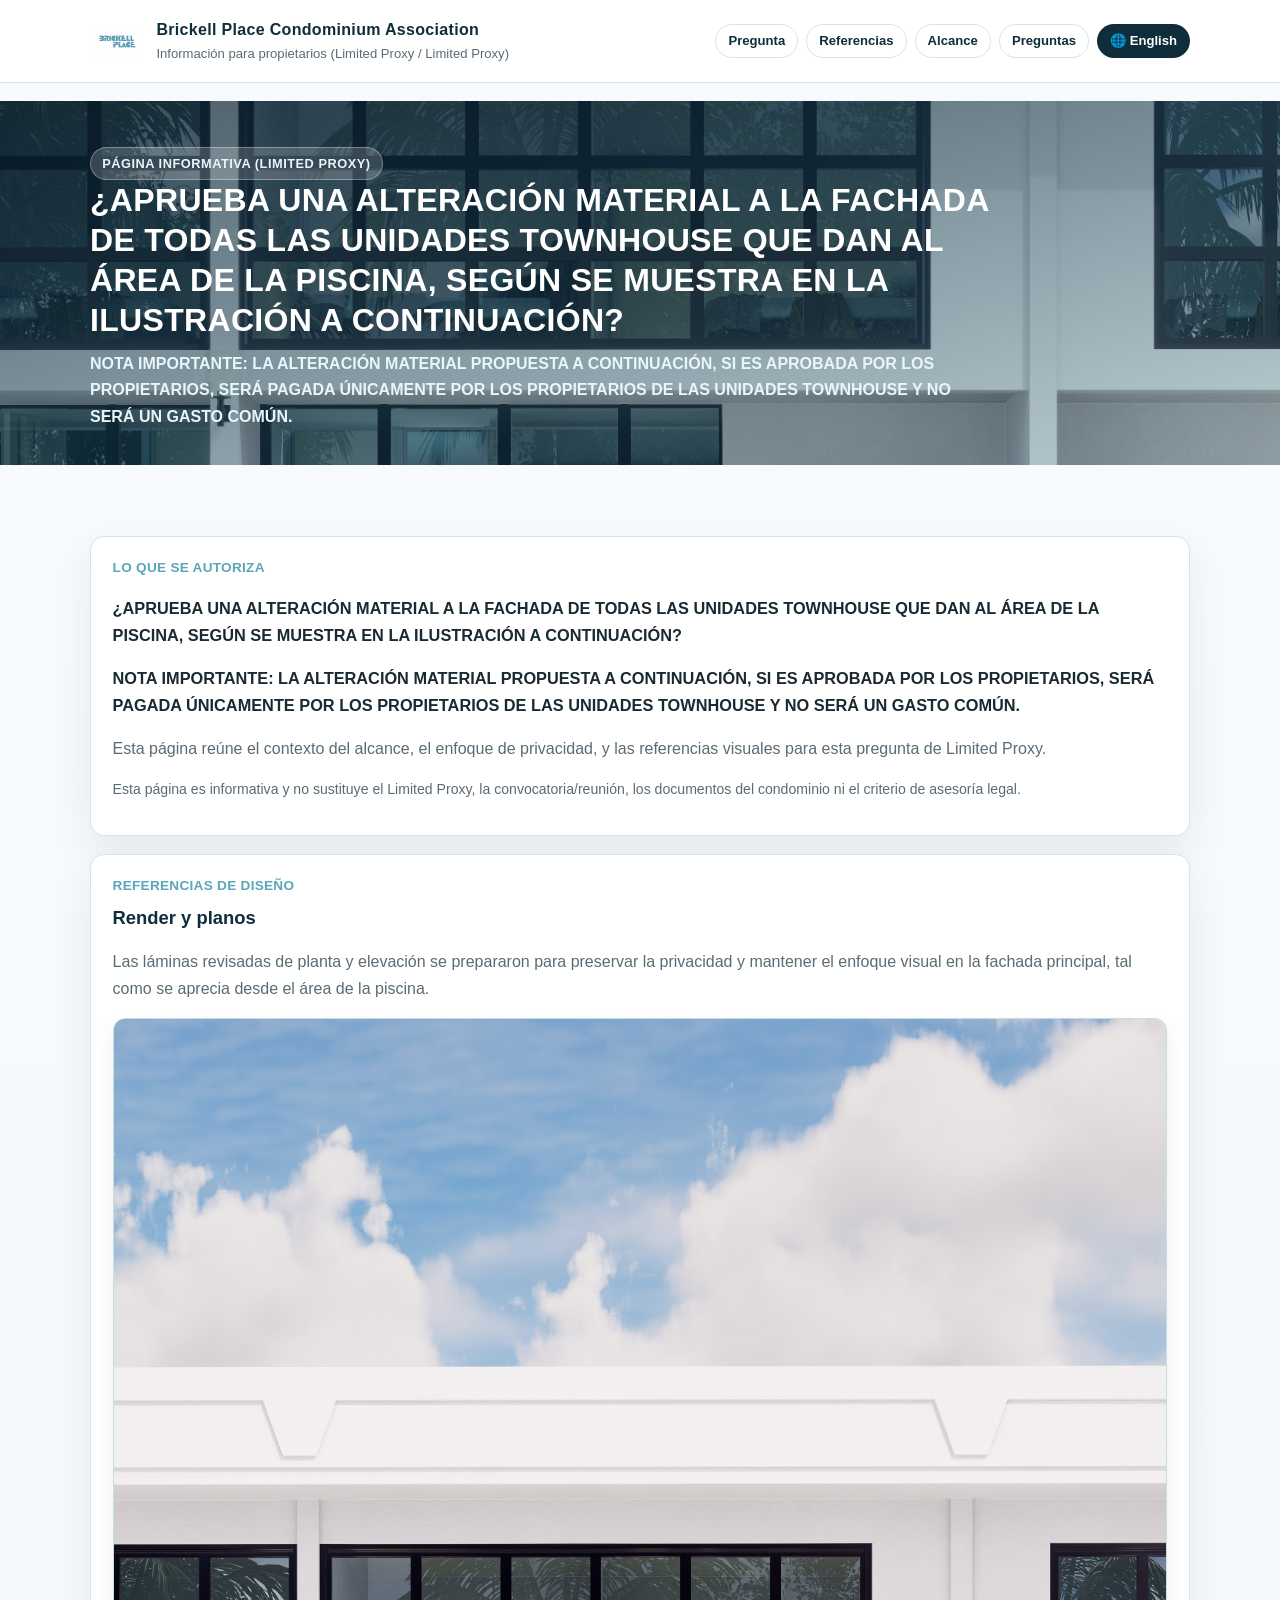
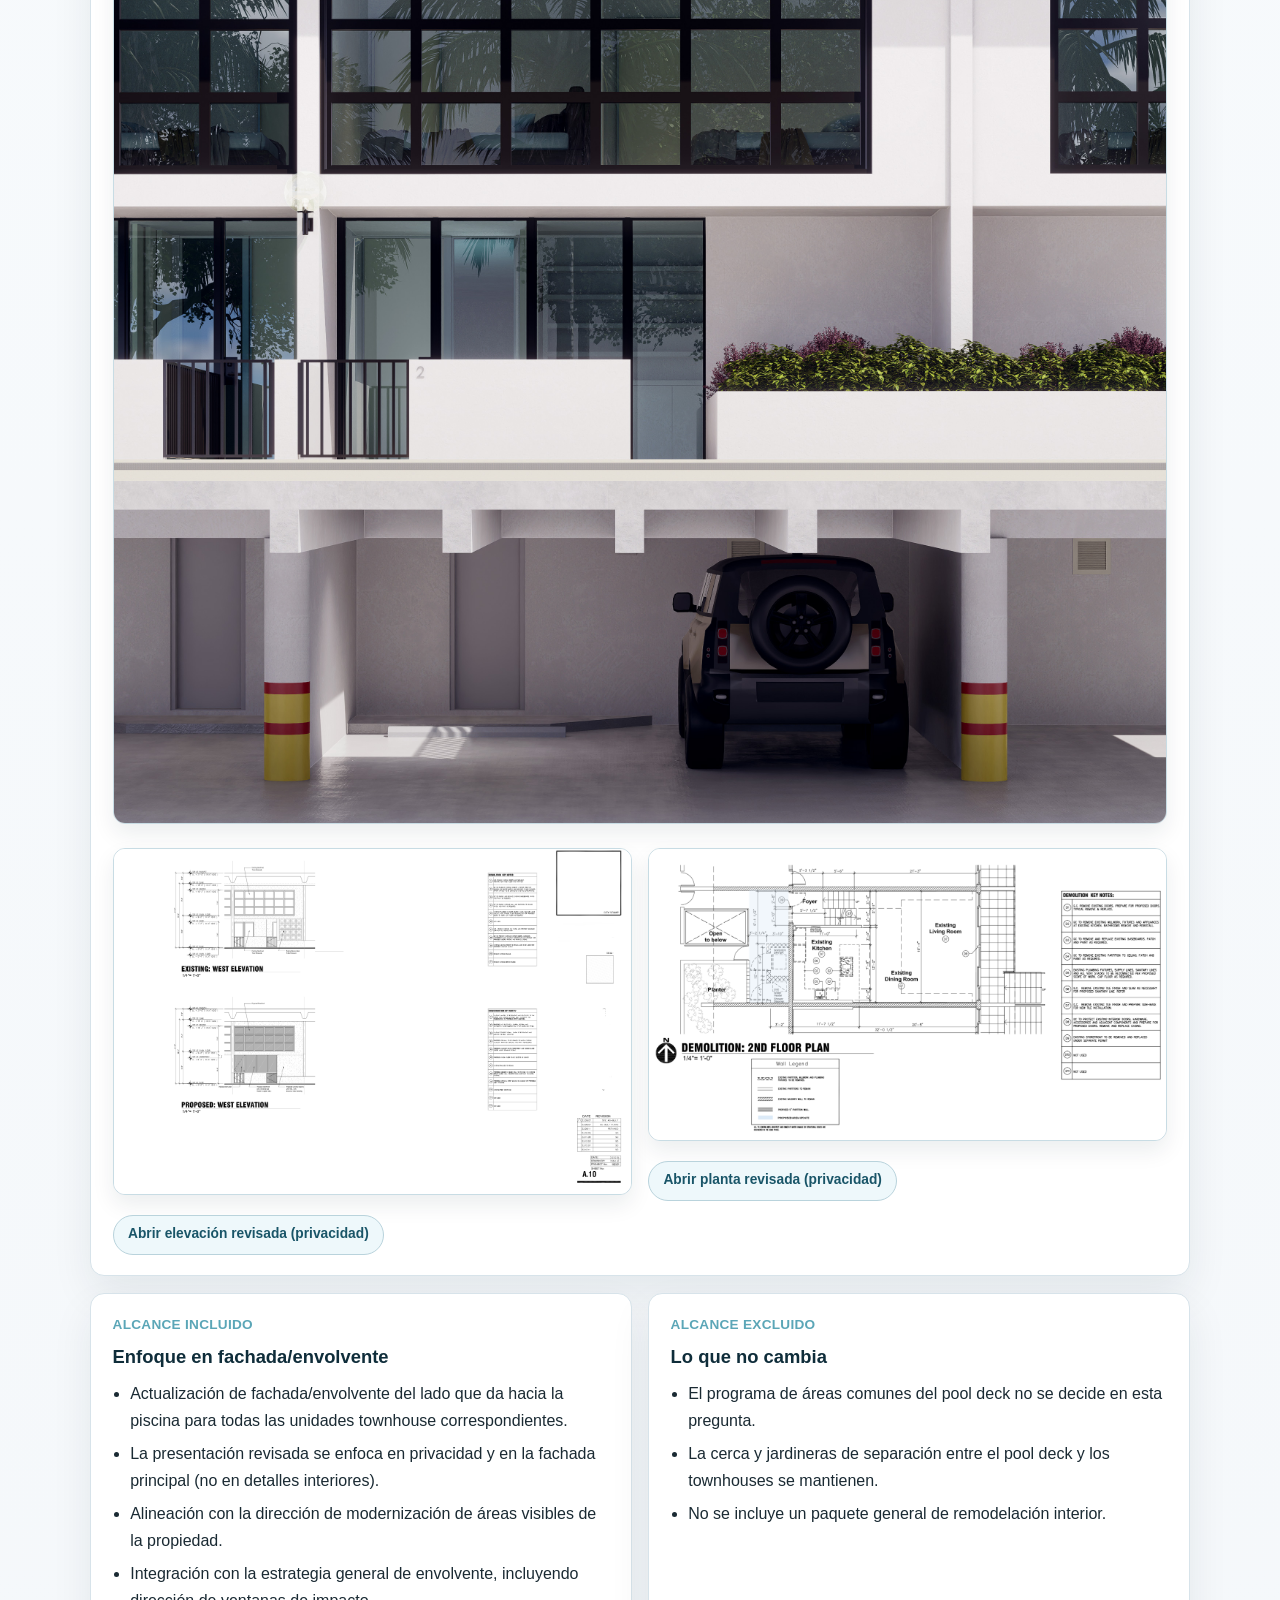
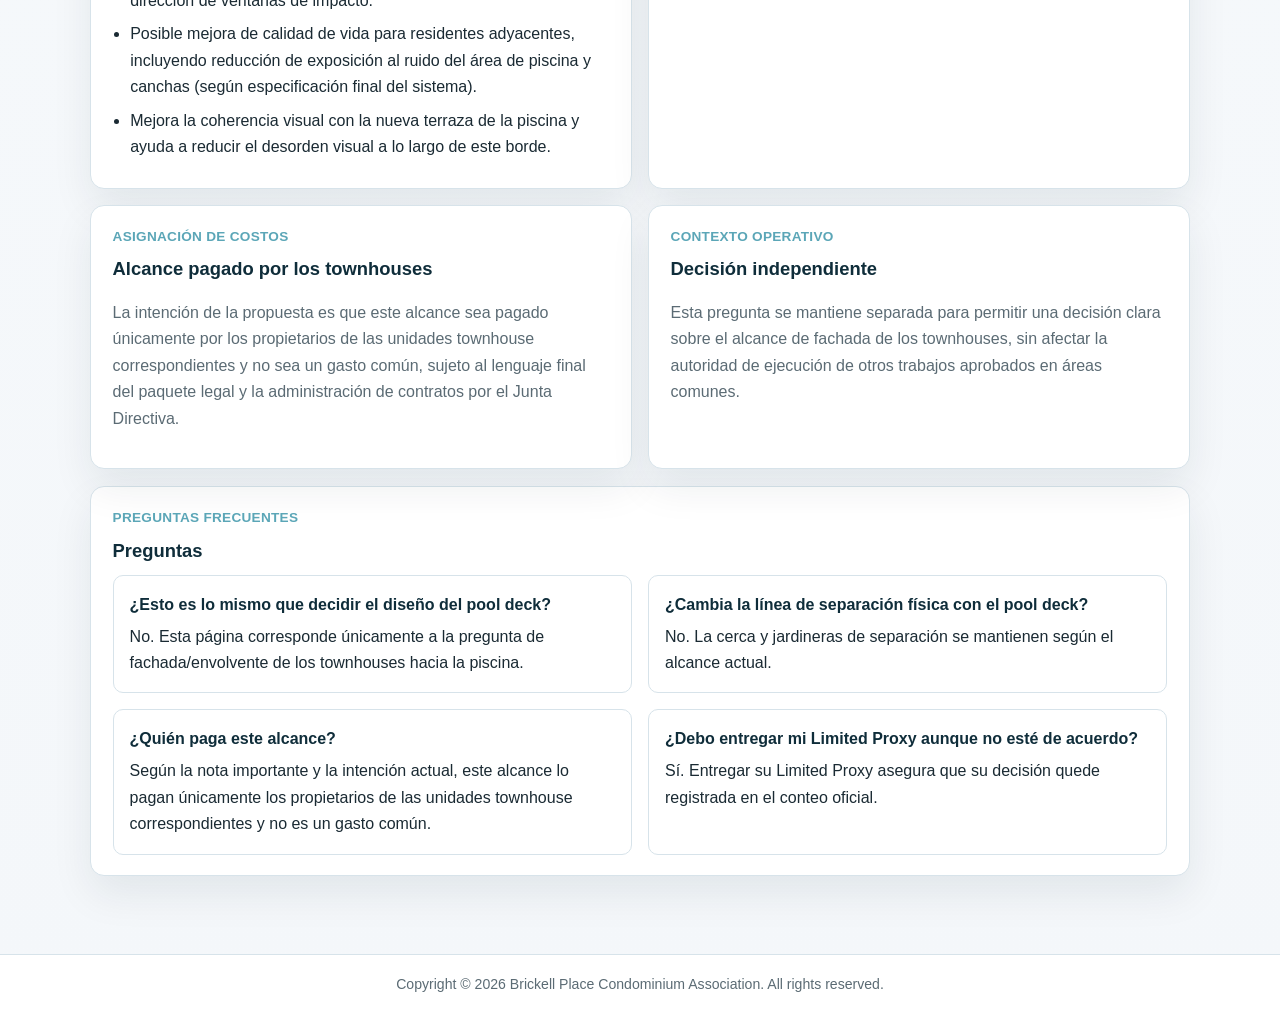
<file: material-alterations/feb-2026/question-2-es.html>
<!DOCTYPE html>
<html lang="es">
<head>
  <meta charset="UTF-8">
  <meta name="viewport" content="width=device-width, initial-scale=1.0">
  <meta name="description" content="Página informativa para propietarios (Limited Proxy) sobre alteración material a la fachada de las unidades townhouse que dan al área de la piscina.">
  <title>BPCA Limited Proxy | Pregunta: Fachada Townhouses</title>
  <link rel="icon" type="image/png" href="./assets/images/BPCA-LOGO.png">
  <link rel="stylesheet" href="./styles.css">
<!-- Google tag (gtag.js) -->
<script async src="https://www.googletagmanager.com/gtag/js?id=G-JZ74HDQMKD"></script>
<script>
  window.dataLayer = window.dataLayer || [];
  function gtag(){dataLayer.push(arguments);}
  gtag('js', new Date());

  gtag('config', 'G-JZ74HDQMKD');
</script>
</head>
<body>
  <header class="page-header">
    <div class="container header-row">
      <div class="brand">
        <img src="./assets/images/BPCA-LOGO.png" alt="Logo de Brickell Place Condominium Association">
        <div>
          <h1>Brickell Place Condominium Association</h1>
          <p>Información para propietarios (Limited Proxy / Limited Proxy)</p>
        </div>
      </div>
      <nav class="page-nav" aria-label="Navegación">
        <a href="#question">Pregunta</a>
        <a href="#visuals">Referencias</a>
        <a href="#scope">Alcance</a>
        <a href="#faq">Preguntas</a>
        <a href="./question-2.html" class="lang-switch" lang="en">🌐 English</a>
      </nav>
    </div>
  </header>

  <section class="hero hero-townhouse" id="question">
    <div class="container hero-content">
      <p class="hero-tag">Página informativa (Limited Proxy)</p>
      <h2>¿APRUEBA UNA ALTERACIÓN MATERIAL A LA FACHADA DE TODAS LAS UNIDADES TOWNHOUSE QUE DAN AL ÁREA DE LA PISCINA, SEGÚN SE MUESTRA EN LA ILUSTRACIÓN A CONTINUACIÓN?</h2>
      <p><strong>NOTA IMPORTANTE: LA ALTERACIÓN MATERIAL PROPUESTA A CONTINUACIÓN, SI ES APROBADA POR LOS PROPIETARIOS, SERÁ PAGADA ÚNICAMENTE POR LOS PROPIETARIOS DE LAS UNIDADES TOWNHOUSE Y NO SERÁ UN GASTO COMÚN.</strong></p>
    </div>
  </section>

  <main>
    <div class="container">
      <section>
        <article class="block">
          <p class="kicker">Lo que se autoriza</p>
          <p class="lead"><strong>¿APRUEBA UNA ALTERACIÓN MATERIAL A LA FACHADA DE TODAS LAS UNIDADES TOWNHOUSE QUE DAN AL ÁREA DE LA PISCINA, SEGÚN SE MUESTRA EN LA ILUSTRACIÓN A CONTINUACIÓN?</strong></p>
          <p class="lead"><strong>NOTA IMPORTANTE: LA ALTERACIÓN MATERIAL PROPUESTA A CONTINUACIÓN, SI ES APROBADA POR LOS PROPIETARIOS, SERÁ PAGADA ÚNICAMENTE POR LOS PROPIETARIOS DE LAS UNIDADES TOWNHOUSE Y NO SERÁ UN GASTO COMÚN.</strong></p>
          <p class="muted">Esta página reúne el contexto del alcance, el enfoque de privacidad, y las referencias visuales para esta pregunta de Limited Proxy.</p>
          <p class="small-note">Esta página es informativa y no sustituye el Limited Proxy, la convocatoria/reunión, los documentos del condominio ni el criterio de asesoría legal.</p>
        </article>
      </section>

      <section id="visuals">
        <article class="block">
          <p class="kicker">Referencias de diseño</p>
          <h3>Render y planos</h3>
          <p class="muted">Las láminas revisadas de planta y elevación se prepararon para preservar la privacidad y mantener el enfoque visual en la fachada principal, tal como se aprecia desde el área de la piscina.</p>
          <img class="plan-preview" src="./assets/images/renderings/townhouse-rendering.jpg" alt="Render de fachada de townhouses">

          <div class="grid-2" style="margin-top:1rem;">
            <div>
              <img class="plan-preview" src="./assets/images/TH_frontdoor_elevation.png" alt="Plano de elevación (privacidad)">
              <div class="resource-links">
                <a href="./assets/plans/TH_Privacy_Elevation_2026.pdf" target="_blank" rel="noopener noreferrer">Abrir elevación revisada (privacidad)</a>
              </div>
            </div>
            <div>
              <img class="plan-preview" src="./assets/images/TH_frontdoor_floor.png" alt="Plano de planta (privacidad)">
              <div class="resource-links">
                <a href="./assets/plans/TH_Privacy_FloorPlan_2026.pdf" target="_blank" rel="noopener noreferrer">Abrir planta revisada (privacidad)</a>
              </div>
            </div>
          </div>
        </article>
      </section>

      <section id="scope">
        <div class="grid-2">
          <article class="block">
            <p class="kicker">Alcance incluido</p>
            <h3>Enfoque en fachada/envolvente</h3>
            <ul>
              <li>Actualización de fachada/envolvente del lado que da hacia la piscina para todas las unidades townhouse correspondientes.</li>
              <li>La presentación revisada se enfoca en privacidad y en la fachada principal (no en detalles interiores).</li>
              <li>Alineación con la dirección de modernización de áreas visibles de la propiedad.</li>
              <li>Integración con la estrategia general de envolvente, incluyendo dirección de ventanas de impacto.</li>
              <li>Posible mejora de calidad de vida para residentes adyacentes, incluyendo reducción de exposición al ruido del área de piscina y canchas (según especificación final del sistema).</li>
              <li>Mejora la coherencia visual con la nueva terraza de la piscina y ayuda a reducir el desorden visual a lo largo de este borde.</li>
            </ul>
          </article>

          <article class="block">
            <p class="kicker">Alcance excluido</p>
            <h3>Lo que no cambia</h3>
            <ul>
              <li>El programa de áreas comunes del pool deck no se decide en esta pregunta.</li>
              <li>La cerca y jardineras de separación entre el pool deck y los townhouses se mantienen.</li>
              <li>No se incluye un paquete general de remodelación interior.</li>
            </ul>
          </article>
        </div>

        <div class="grid-2" style="margin-top:1rem;">
          <article class="block">
            <p class="kicker">Asignación de costos</p>
            <h3>Alcance pagado por los townhouses</h3>
            <p class="muted">La intención de la propuesta es que este alcance sea pagado únicamente por los propietarios de las unidades townhouse correspondientes y no sea un gasto común, sujeto al lenguaje final del paquete legal y la administración de contratos por el Junta Directiva.</p>
          </article>
          <article class="block">
            <p class="kicker">Contexto operativo</p>
            <h3>Decisión independiente</h3>
            <p class="muted">Esta pregunta se mantiene separada para permitir una decisión clara sobre el alcance de fachada de los townhouses, sin afectar la autoridad de ejecución de otros trabajos aprobados en áreas comunes.</p>
          </article>
        </div>
      </section>

      <section id="faq">
        <article class="block">
          <p class="kicker">Preguntas frecuentes</p>
          <h3>Preguntas</h3>
          <div class="grid-2">
            <div class="faq-item">
              <h4>¿Esto es lo mismo que decidir el diseño del pool deck?</h4>
              <p>No. Esta página corresponde únicamente a la pregunta de fachada/envolvente de los townhouses hacia la piscina.</p>
            </div>
            <div class="faq-item">
              <h4>¿Cambia la línea de separación física con el pool deck?</h4>
              <p>No. La cerca y jardineras de separación se mantienen según el alcance actual.</p>
            </div>
            <div class="faq-item">
              <h4>¿Quién paga este alcance?</h4>
              <p>Según la nota importante y la intención actual, este alcance lo pagan únicamente los propietarios de las unidades townhouse correspondientes y no es un gasto común.</p>
            </div>
            <div class="faq-item">
              <h4>¿Debo entregar mi Limited Proxy aunque no esté de acuerdo?</h4>
              <p>Sí. Entregar su Limited Proxy asegura que su decisión quede registrada en el conteo oficial.</p>
            </div>
          </div>
        </article>
      </section>
    </div>
  </main>

  <footer class="footer">
    <div class="container">
      <p>Copyright &copy; 2026 Brickell Place Condominium Association. All rights reserved.</p>
    </div>
  </footer>
</body>
</html>
</file>
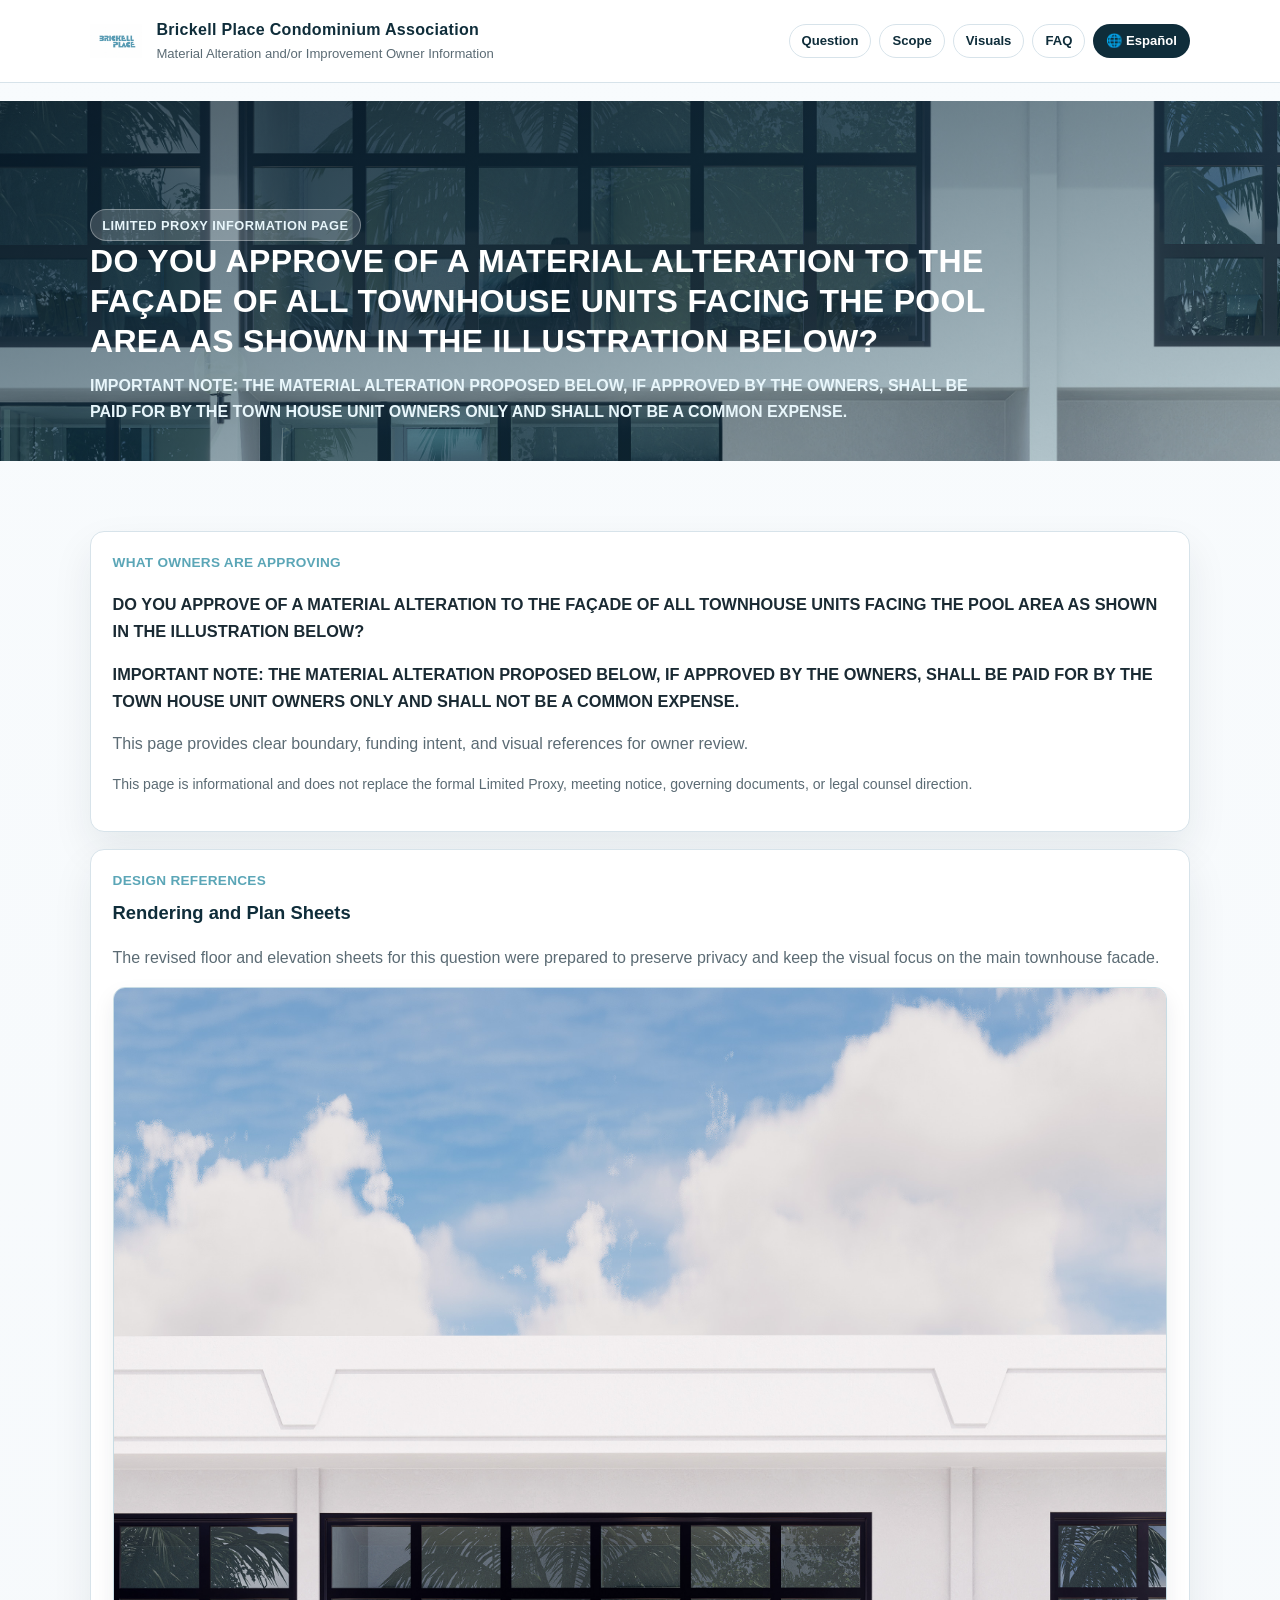
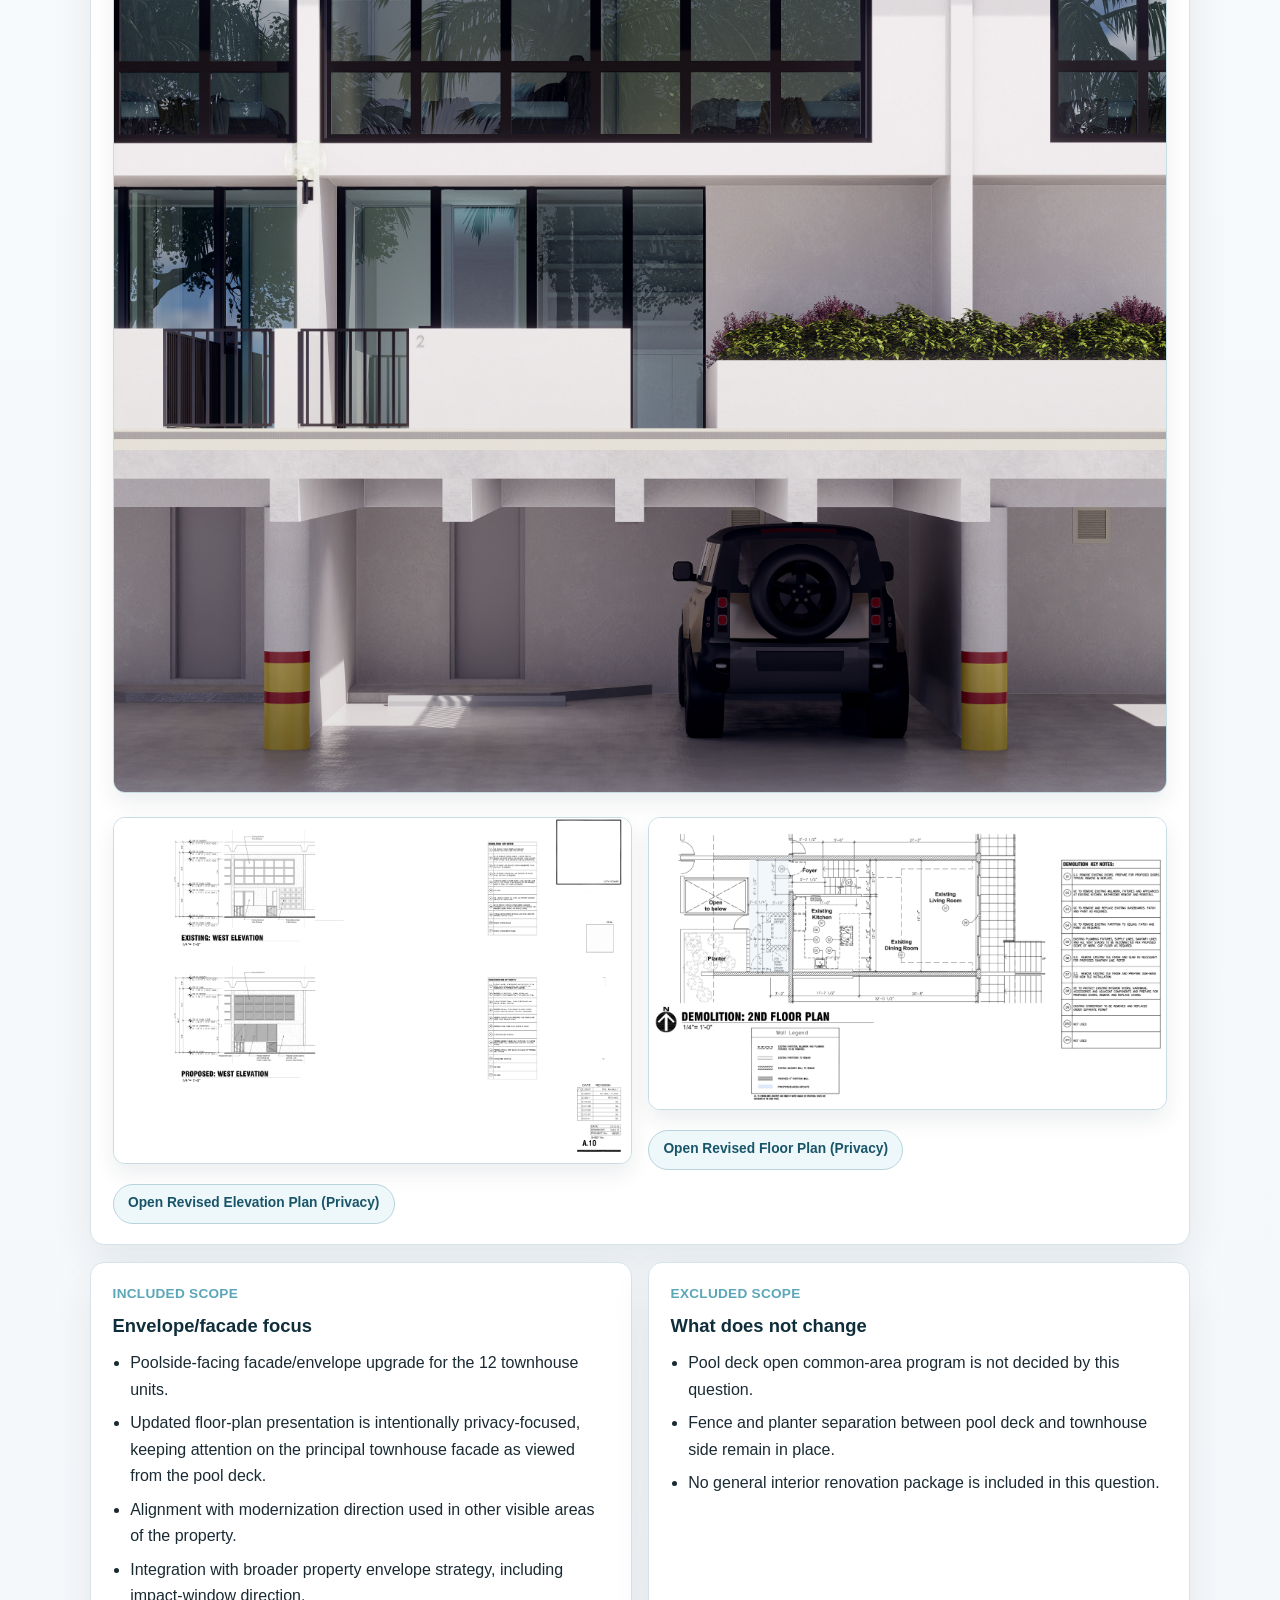
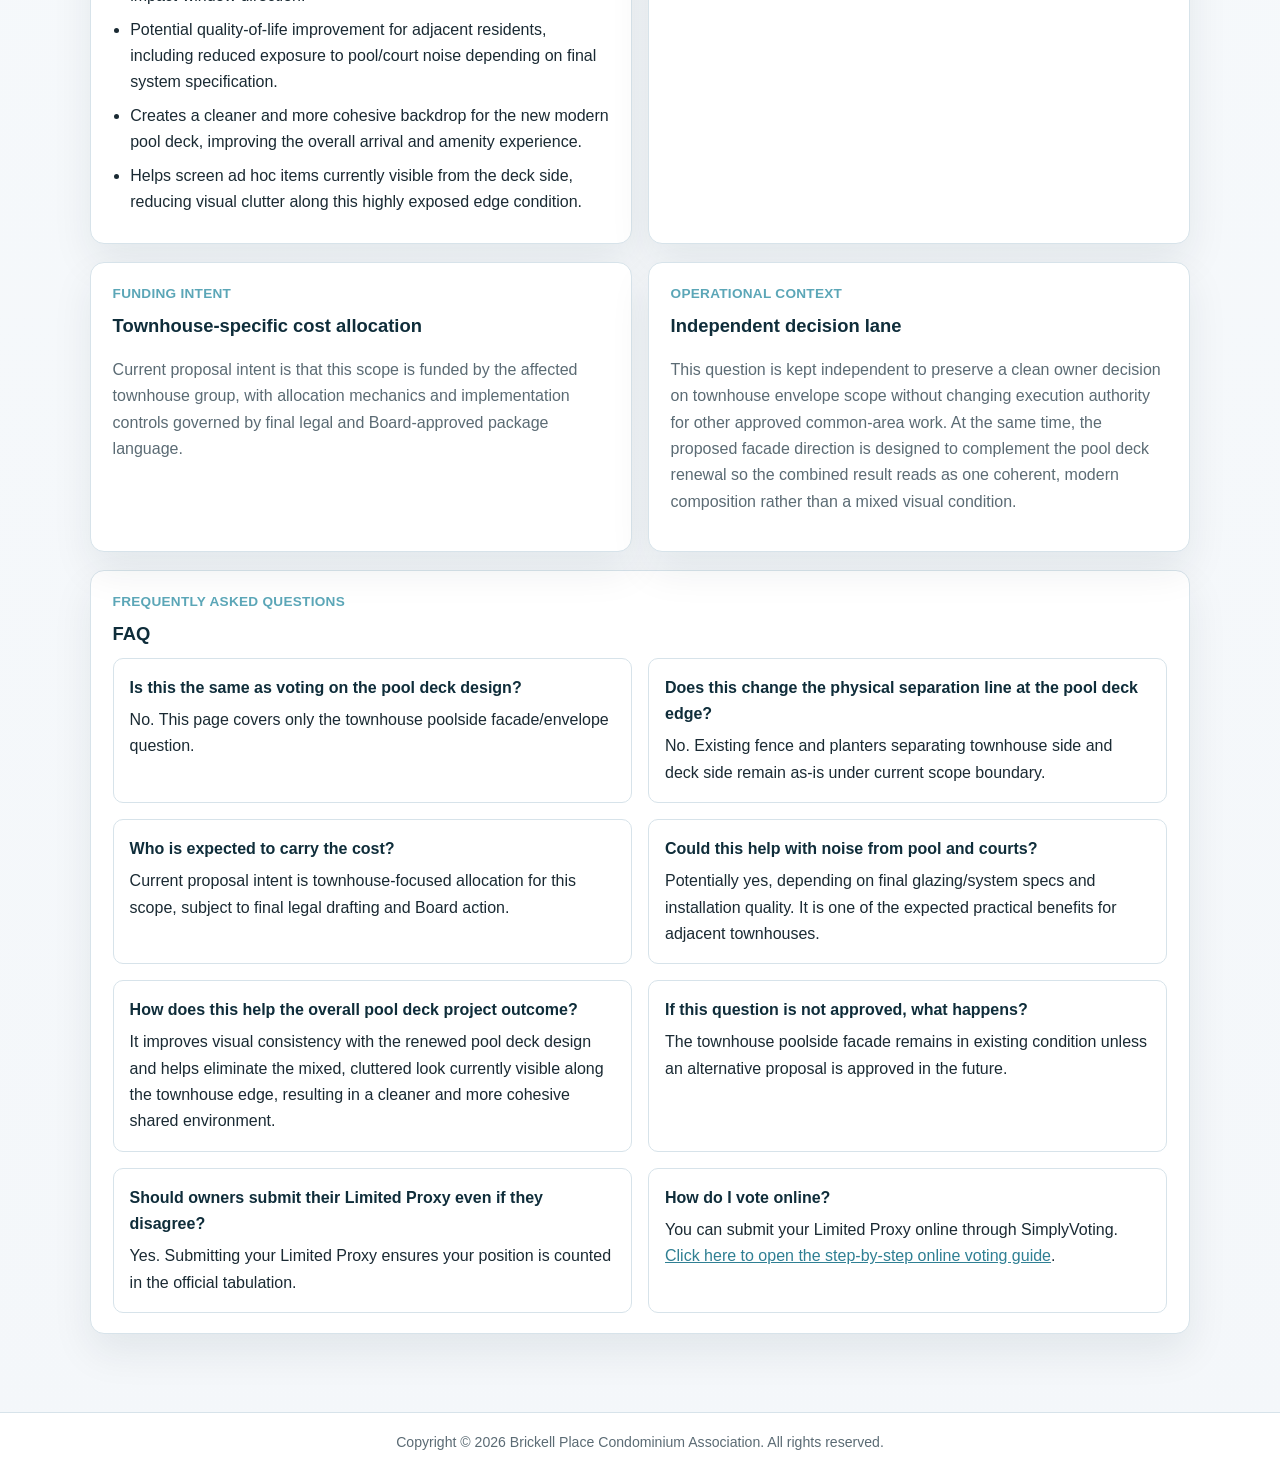
<file: material-alterations/feb-2026/question-2.html>
<!DOCTYPE html>
<html lang="en">
<head>
  <meta charset="UTF-8">
  <meta name="viewport" content="width=device-width, initial-scale=1.0">
  <meta name="description" content="Brickell Place material alteration limited proxy owner information page for townhouse poolside facade alteration.">
  <title>BPCA Limited Proxy | Question: Townhouse Poolside Facade Alteration</title>
  <link rel="icon" type="image/png" href="./assets/images/BPCA-LOGO.png">
  <link rel="stylesheet" href="./styles.css">
<!-- Google tag (gtag.js) -->
<script async src="https://www.googletagmanager.com/gtag/js?id=G-JZ74HDQMKD"></script>
<script>
  window.dataLayer = window.dataLayer || [];
  function gtag(){dataLayer.push(arguments);}
  gtag('js', new Date());

  gtag('config', 'G-JZ74HDQMKD');
</script>
</head>
<body>
  <header class="page-header">
    <div class="container header-row">
      <div class="brand">
        <img src="./assets/images/BPCA-LOGO.png" alt="Brickell Place Condominium Association logo">
        <div>
          <h1>Brickell Place Condominium Association</h1>
          <p>Material Alteration and/or Improvement Owner Information</p>
        </div>
      </div>
      <nav class="page-nav" aria-label="Section navigation">
        <a href="#question">Question</a>
        <a href="#scope">Scope</a>
        <a href="#visuals">Visuals</a>
        <a href="#faq">FAQ</a>
              <a href="./question-2-es.html" class="lang-switch" lang="es">🌐 Español</a>
      </nav>
    </div>
  </header>

  <section class="hero hero-townhouse" id="question">
    <div class="container hero-content">
      <p class="hero-tag">Limited Proxy Information Page</p>
      <h2>DO YOU APPROVE OF A MATERIAL ALTERATION TO THE FA&Ccedil;ADE OF ALL TOWNHOUSE UNITS FACING THE POOL AREA AS SHOWN IN THE ILLUSTRATION BELOW?</h2>
      <p><strong>IMPORTANT NOTE: THE MATERIAL ALTERATION PROPOSED BELOW, IF APPROVED BY THE OWNERS, SHALL BE PAID FOR BY THE TOWN HOUSE UNIT OWNERS ONLY AND SHALL NOT BE A COMMON EXPENSE.</strong></p>
    </div>
  </section>

  <main>
    <div class="container">
      <section>
        <article class="block">
          <p class="kicker">What owners are approving</p>
          <p class="lead"><strong>DO YOU APPROVE OF A MATERIAL ALTERATION TO THE FA&Ccedil;ADE OF ALL TOWNHOUSE UNITS FACING THE POOL AREA AS SHOWN IN THE ILLUSTRATION BELOW?</strong></p>
          <p class="lead"><strong>IMPORTANT NOTE: THE MATERIAL ALTERATION PROPOSED BELOW, IF APPROVED BY THE OWNERS, SHALL BE PAID FOR BY THE TOWN HOUSE UNIT OWNERS ONLY AND SHALL NOT BE A COMMON EXPENSE.</strong></p>
          <p class="muted">This page provides clear boundary, funding intent, and visual references for owner review.</p>
          <p class="small-note">This page is informational and does not replace the formal Limited Proxy, meeting notice, governing documents, or legal counsel direction.</p>
        </article>
      </section>

      <section id="visuals">
        <article class="block">
          <p class="kicker">Design references</p>
          <h3>Rendering and Plan Sheets</h3>
          <p class="muted">The revised floor and elevation sheets for this question were prepared to preserve privacy and keep the visual focus on the main townhouse facade.</p>
          <img class="plan-preview" src="./assets/images/renderings/townhouse-rendering.jpg" alt="Townhouse facade rendering">

          <div class="grid-2" style="margin-top:1rem;">
            <div>
              <img class="plan-preview" src="./assets/images/TH_frontdoor_elevation.png" alt="Revised privacy-focused townhouse facade elevation plan preview">
              <div class="resource-links">
                <a href="./assets/plans/TH_Privacy_Elevation_2026.pdf" target="_blank" rel="noopener noreferrer">Open Revised Elevation Plan (Privacy)</a>
              </div>
            </div>
            <div>
              <img class="plan-preview" src="./assets/images/TH_frontdoor_floor.png" alt="Revised privacy-focused townhouse floor plan preview">
              <div class="resource-links">
                <a href="./assets/plans/TH_Privacy_FloorPlan_2026.pdf" target="_blank" rel="noopener noreferrer">Open Revised Floor Plan (Privacy)</a>
              </div>
            </div>
          </div>
        </article>
      </section>

      <section id="scope">
        <div class="grid-2">
          <article class="block">
            <p class="kicker">Included scope</p>
            <h3>Envelope/facade focus</h3>
            <ul>
              <li>Poolside-facing facade/envelope upgrade for the 12 townhouse units.</li>
              <li>Updated floor-plan presentation is intentionally privacy-focused, keeping attention on the principal townhouse facade as viewed from the pool deck.</li>
              <li>Alignment with modernization direction used in other visible areas of the property.</li>
              <li>Integration with broader property envelope strategy, including impact-window direction.</li>
              <li>Potential quality-of-life improvement for adjacent residents, including reduced exposure to pool/court noise depending on final system specification.</li>
              <li>Creates a cleaner and more cohesive backdrop for the new modern pool deck, improving the overall arrival and amenity experience.</li>
              <li>Helps screen ad hoc items currently visible from the deck side, reducing visual clutter along this highly exposed edge condition.</li>
            </ul>
          </article>

          <article class="block">
            <p class="kicker">Excluded scope</p>
            <h3>What does not change</h3>
            <ul>
              <li>Pool deck open common-area program is not decided by this question.</li>
              <li>Fence and planter separation between pool deck and townhouse side remain in place.</li>
              <li>No general interior renovation package is included in this question.</li>
            </ul>
          </article>
        </div>
      </section>

      <section>
        <div class="grid-2">
          <article class="block">
            <p class="kicker">Funding intent</p>
            <h3>Townhouse-specific cost allocation</h3>
            <p class="muted">Current proposal intent is that this scope is funded by the affected townhouse group, with allocation mechanics and implementation controls governed by final legal and Board-approved package language.</p>
          </article>

          <article class="block">
            <p class="kicker">Operational context</p>
            <h3>Independent decision lane</h3>
            <p class="muted">This question is kept independent to preserve a clean owner decision on townhouse envelope scope without changing execution authority for other approved common-area work. At the same time, the proposed facade direction is designed to complement the pool deck renewal so the combined result reads as one coherent, modern composition rather than a mixed visual condition.</p>
          </article>
        </div>
      </section>

      

      <section id="faq">
        <article class="block">
          <p class="kicker">Frequently asked questions</p>
          <h3>FAQ</h3>
          <div class="grid-2">
            <div class="faq-item">
              <h4>Is this the same as voting on the pool deck design?</h4>
              <p>No. This page covers only the townhouse poolside facade/envelope question.</p>
            </div>
            <div class="faq-item">
              <h4>Does this change the physical separation line at the pool deck edge?</h4>
              <p>No. Existing fence and planters separating townhouse side and deck side remain as-is under current scope boundary.</p>
            </div>
            <div class="faq-item">
              <h4>Who is expected to carry the cost?</h4>
              <p>Current proposal intent is townhouse-focused allocation for this scope, subject to final legal drafting and Board action.</p>
            </div>
            <div class="faq-item">
              <h4>Could this help with noise from pool and courts?</h4>
              <p>Potentially yes, depending on final glazing/system specs and installation quality. It is one of the expected practical benefits for adjacent townhouses.</p>
            </div>
            <div class="faq-item">
              <h4>How does this help the overall pool deck project outcome?</h4>
              <p>It improves visual consistency with the renewed pool deck design and helps eliminate the mixed, cluttered look currently visible along the townhouse edge, resulting in a cleaner and more cohesive shared environment.</p>
            </div>
            <div class="faq-item">
              <h4>If this question is not approved, what happens?</h4>
              <p>The townhouse poolside facade remains in existing condition unless an alternative proposal is approved in the future.</p>
            </div>
            <div class="faq-item">
              <h4>Should owners submit their Limited Proxy even if they disagree?</h4>
              <p>Yes. Submitting your Limited Proxy ensures your position is counted in the official tabulation.</p>
            </div>
            <div class="faq-item">
              <h4>How do I vote online?</h4>
              <p>You can submit your Limited Proxy online through SimplyVoting. <a href="./limited-proxy-online.html">Click here to open the step-by-step online voting guide</a>.</p>
            </div>
          </div>
        </article>
      </section>
    </div>
  </main>

  <footer class="footer">
    <div class="container">
      <p>Copyright &copy; 2026 Brickell Place Condominium Association. All rights reserved.</p>
    </div>
  </footer>
</body>
</html>
</file>
<file: material-alterations/feb-2026/styles.css>
:root {
  --bpca-navy: #0f2d3a;
  --bpca-teal: #2f7f93;
  --bpca-sea: #5ba6b7;
  --bpca-mint: #dff0f4;
  --bpca-bg: #f4f7fa;
  --bpca-card: #ffffff;
  --bpca-text: #1a2a33;
  --bpca-muted: #5b6b74;
  --bpca-border: #d7e3ea;
  --bpca-shadow: 0 18px 40px rgba(11, 40, 56, 0.08);
  --radius: 14px;
  --radius-sm: 10px;
  --max-width: 1100px;
}

* {
  box-sizing: border-box;
}

html {
  scroll-behavior: smooth;
}

body {
  margin: 0;
  font-family: "Avenir Next", "Segoe UI", "Helvetica Neue", sans-serif;
  background: linear-gradient(180deg, #f8fbfd 0%, var(--bpca-bg) 100%);
  color: var(--bpca-text);
  line-height: 1.65;
}

a {
  color: var(--bpca-teal);
}

.container {
  width: min(var(--max-width), 92vw);
  margin: 0 auto;
}

.page-header {
  position: sticky;
  top: 0;
  z-index: 50;
  backdrop-filter: blur(8px);
  background: rgba(255, 255, 255, 0.9);
  border-bottom: 1px solid var(--bpca-border);
}

.header-row {
  min-height: 82px;
  display: flex;
  align-items: center;
  justify-content: space-between;
  gap: 1rem;
}

.brand {
  display: flex;
  align-items: center;
  gap: 0.9rem;
}

.brand img {
  width: 52px;
  height: 52px;
  object-fit: contain;
}

.brand h1 {
  margin: 0;
  font-size: 1rem;
  font-weight: 700;
  letter-spacing: 0.02em;
  color: var(--bpca-navy);
}

.brand p {
  margin: 0;
  font-size: 0.82rem;
  color: var(--bpca-muted);
}

.page-nav {
  display: flex;
  flex-wrap: wrap;
  gap: 0.5rem;
}

.page-nav a {
  text-decoration: none;
  border: 1px solid var(--bpca-border);
  border-radius: 999px;
  padding: 0.35rem 0.75rem;
  font-size: 0.82rem;
  font-weight: 600;
  color: var(--bpca-navy);
  background: #fff;
}

.page-nav a:hover {
  background: var(--bpca-mint);
  border-color: #bcd7de;
}

.hero {
  position: relative;
  min-height: 360px;
  display: grid;
  align-items: end;
  overflow: hidden;
}

.hero::before {
  content: "";
  position: absolute;
  inset: 0;
  background-size: cover;
  background-position: center;
  transform: scale(1.03);
}

.hero::after {
  content: "";
  position: absolute;
  inset: 0;
  background: linear-gradient(165deg, rgba(9, 35, 49, 0.68) 0%, rgba(22, 61, 79, 0.58) 35%, rgba(47, 127, 147, 0.26) 100%);
}

.hero-pool::before {
  background-image: url("./assets/images/renderings/BrickellPlace_1-Cam-01.jpg");
}

.hero-townhouse::before {
  background-image: url("./assets/images/renderings/townhouse-rendering.jpg");
}

.hero-content {
  position: relative;
  z-index: 1;
  padding: 2.2rem 0;
  color: #fff;
}

.hero-tag {
  display: inline-block;
  margin: 0 0 0.6rem;
  padding: 0.3rem 0.7rem;
  border-radius: 999px;
  background: rgba(255, 255, 255, 0.18);
  border: 1px solid rgba(255, 255, 255, 0.32);
  font-size: 0.8rem;
  font-weight: 700;
  letter-spacing: 0.04em;
  text-transform: uppercase;
}

.hero h2 {
  margin: 0;
  max-width: 900px;
  font-size: clamp(1.65rem, 2.5vw, 2.45rem);
  line-height: 1.25;
  letter-spacing: 0.01em;
}

.hero p {
  margin: 0.7rem 0 0;
  max-width: 900px;
  color: #e8f6fb;
}

main {
  padding: 2.2rem 0 3.8rem;
}

section {
  margin: 1.1rem 0;
}

.block {
  background: var(--bpca-card);
  border: 1px solid var(--bpca-border);
  border-radius: var(--radius);
  box-shadow: var(--bpca-shadow);
  padding: 1.25rem 1.35rem;
}

.block h3 {
  margin: 0 0 0.55rem;
  color: var(--bpca-navy);
  font-size: 1.15rem;
}

.lead {
  font-size: 1.02rem;
  color: var(--bpca-text);
}

.muted {
  color: var(--bpca-muted);
}

.small-note {
  font-size: 0.88rem;
  color: var(--bpca-muted);
}

.grid-2,
.grid-3 {
  display: grid;
  gap: 1rem;
}

.grid-2 {
  grid-template-columns: repeat(2, minmax(0, 1fr));
}

.grid-3 {
  grid-template-columns: repeat(3, minmax(0, 1fr));
}

ul,
ol {
  margin: 0.5rem 0 0;
  padding-left: 1.1rem;
}

li {
  margin-bottom: 0.45rem;
}

.kicker {
  margin: 0 0 0.35rem;
  color: var(--bpca-sea);
  font-weight: 700;
  letter-spacing: 0.02em;
  font-size: 0.85rem;
  text-transform: uppercase;
}

.metrics {
  display: grid;
  grid-template-columns: repeat(3, minmax(0, 1fr));
  gap: 0.8rem;
  margin-top: 0.6rem;
}

.metric {
  border-radius: var(--radius-sm);
  border: 1px solid #c8dce4;
  background: #f7fcfe;
  padding: 0.75rem 0.8rem;
}

.metric .value {
  display: block;
  font-size: 1.15rem;
  font-weight: 700;
  color: var(--bpca-navy);
}

.metric .label {
  font-size: 0.84rem;
  color: var(--bpca-muted);
}

.render-grid {
  display: grid;
  grid-template-columns: repeat(2, minmax(0, 1fr));
  gap: 0.9rem;
  margin-top: 0.8rem;
}

.render-grid img,
.plan-preview {
  width: 100%;
  border-radius: 12px;
  border: 1px solid #c8dce4;
  box-shadow: 0 10px 22px rgba(10, 40, 55, 0.08);
  background: #fff;
}

.resource-links {
  display: flex;
  flex-wrap: wrap;
  gap: 0.65rem;
  margin-top: 0.7rem;
}

.resource-links a {
  display: inline-flex;
  align-items: center;
  text-decoration: none;
  border-radius: 999px;
  border: 1px solid #b9d3dc;
  background: #eef8fb;
  color: #195568;
  padding: 0.48rem 0.9rem;
  font-size: 0.86rem;
  font-weight: 600;
}

.resource-links a:hover {
  background: #def0f5;
}

.faq-item {
  padding: 1rem;
  border-radius: var(--radius-sm);
  border: 1px solid var(--bpca-border);
  background: #fff;
}

.faq-item h4 {
  margin: 0 0 0.35rem;
  color: var(--bpca-navy);
  font-size: 1rem;
}

.faq-item p {
  margin: 0;
}

.footer {
  border-top: 1px solid var(--bpca-border);
  background: #fff;
  padding: 1.1rem 0 1.4rem;
}

.footer p {
  margin: 0;
  text-align: center;
  font-size: 0.88rem;
  color: var(--bpca-muted);
}

@media (max-width: 980px) {
  .grid-3,
  .metrics {
    grid-template-columns: 1fr 1fr;
  }

  .render-grid {
    grid-template-columns: 1fr;
  }
}

@media (max-width: 760px) {
  .header-row {
    align-items: flex-start;
    flex-direction: column;
    padding: 0.55rem 0;
  }

  .page-header {
    position: static;
  }

  .grid-2,
  .grid-3,
  .metrics {
    grid-template-columns: 1fr;
  }

  .hero {
    min-height: 320px;
  }

  .hero-content {
    padding: 1.8rem 0;
  }

  main {
    padding-top: 1.4rem;
  }

  .block {
    padding: 1rem;
  }
}


.page-nav a.lang-switch {
  background: var(--bpca-navy);
  color: #fff;
  border-color: rgba(15, 45, 58, 0.35);
}

.page-nav a.lang-switch:hover {
  background: #143845;
}
</file>
